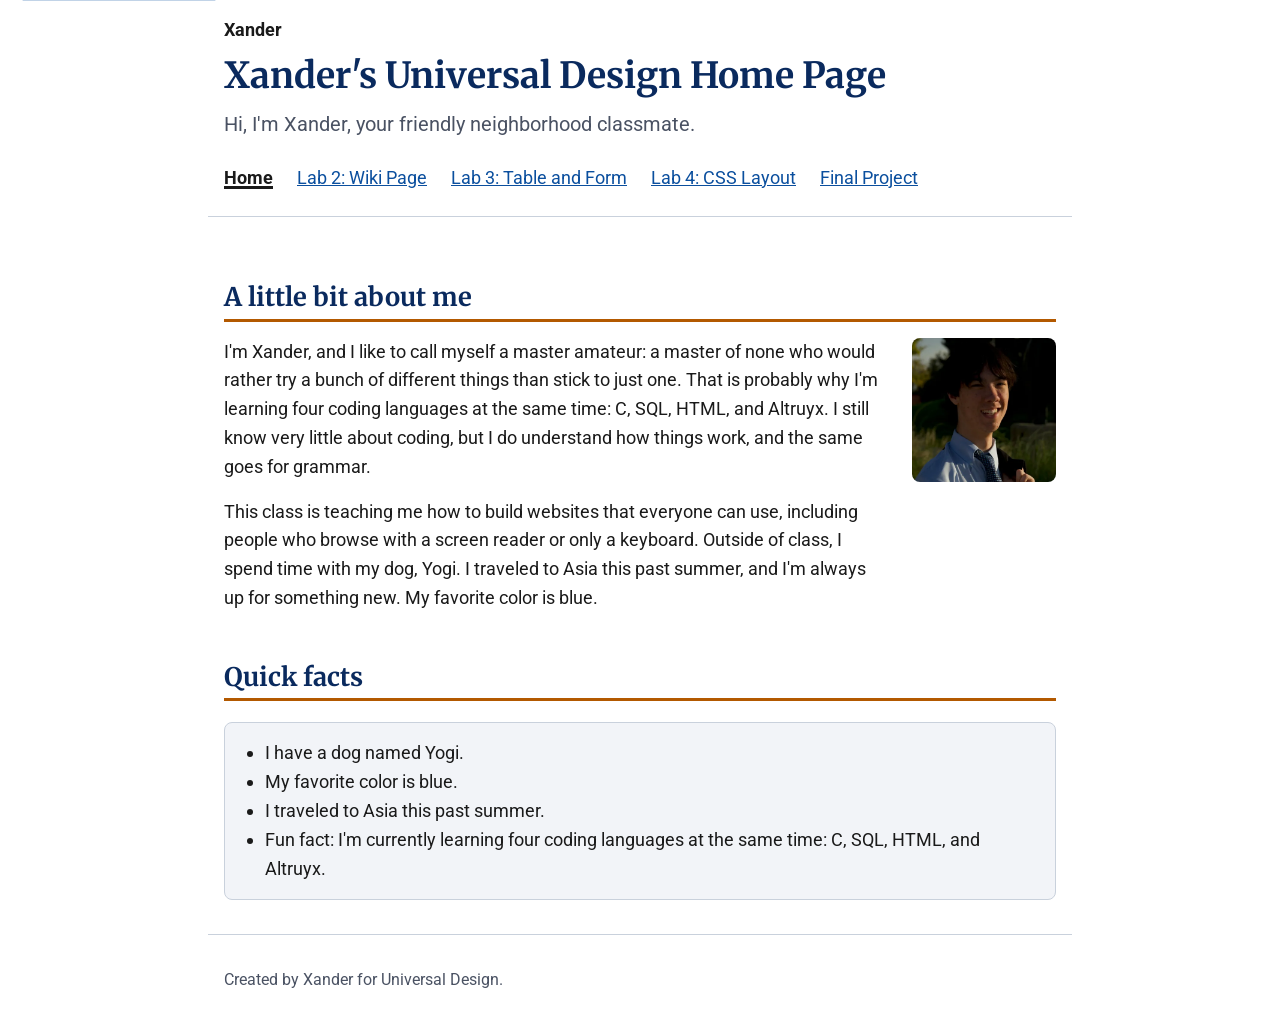
<file: index.html>
<!DOCTYPE html>
<html lang="en">
<head>
    <meta charset="UTF-8">
    <meta name="viewport" content="width=device-width, initial-scale=1.0">
    <meta name="description" content="Xander's class website for Universal Design: a little bit about me, my interests, and what I'm learning.">
    <title>Home | Xander's Universal Design Site</title>
    <link rel="stylesheet" href="css/legibility.css">
</head>

<body>
    <a class="skip-link" href="#main-content">Skip to main content</a>

    <header class="container">
        <p class="site-name">Xander</p>
        <h1>Xander's Universal Design Home Page</h1>
        <p class="tagline">Hi, I'm Xander, your friendly neighborhood classmate.</p>
        <nav aria-labelledby="site-nav-heading">
            <h2 id="site-nav-heading" class="sr-only">Site navigation</h2>
            <ul>
                <li><a href="index.html" aria-current="page">Home</a></li>
                <li><a href="subaru-wrx.html">Lab 2: Wiki Page</a></li>
                <li><a href="motorsports.html">Lab 3: Table and Form</a></li>
                <li><a href="lab4.html">Lab 4: CSS Layout</a></li>
                <li><a href="final/index.html">Final Project</a></li>
            </ul>
        </nav>
    </header>

    <main id="main-content" class="container">
        <section class="about-me" aria-labelledby="about-heading">
            <h2 id="about-heading">A little bit about me</h2>
            <img class="avatar" src="images/xander.webp" width="480" height="480" alt="Photo of me, Xander, smiling outdoors in a light blue shirt and tie.">
            <p>I'm Xander, and I like to call myself a master amateur: a master of none who would rather try a bunch of different things than stick to just one. That is probably why I'm learning four coding languages at the same time: C, SQL, HTML, and Altruyx. I still know very little about coding, but I do understand how things work, and the same goes for grammar.</p>
            <p>This class is teaching me how to build websites that everyone can use, including people who browse with a screen reader or only a keyboard. Outside of class, I spend time with my dog, Yogi. I traveled to Asia this past summer, and I'm always up for something new. My favorite color is blue.</p>
        </section>

        <section aria-labelledby="facts-heading">
            <h2 id="facts-heading">Quick facts</h2>
            <ul class="facts">
                <li>I have a dog named Yogi.</li>
                <li>My favorite color is blue.</li>
                <li>I traveled to Asia this past summer.</li>
                <li>Fun fact: I'm currently learning four coding languages at the same time: C, SQL, HTML, and Altruyx.</li>
            </ul>
        </section>
    </main>

    <footer class="container">
        <p>Created by Xander for Universal Design.</p>
    </footer>
</body>
</html>
</file>
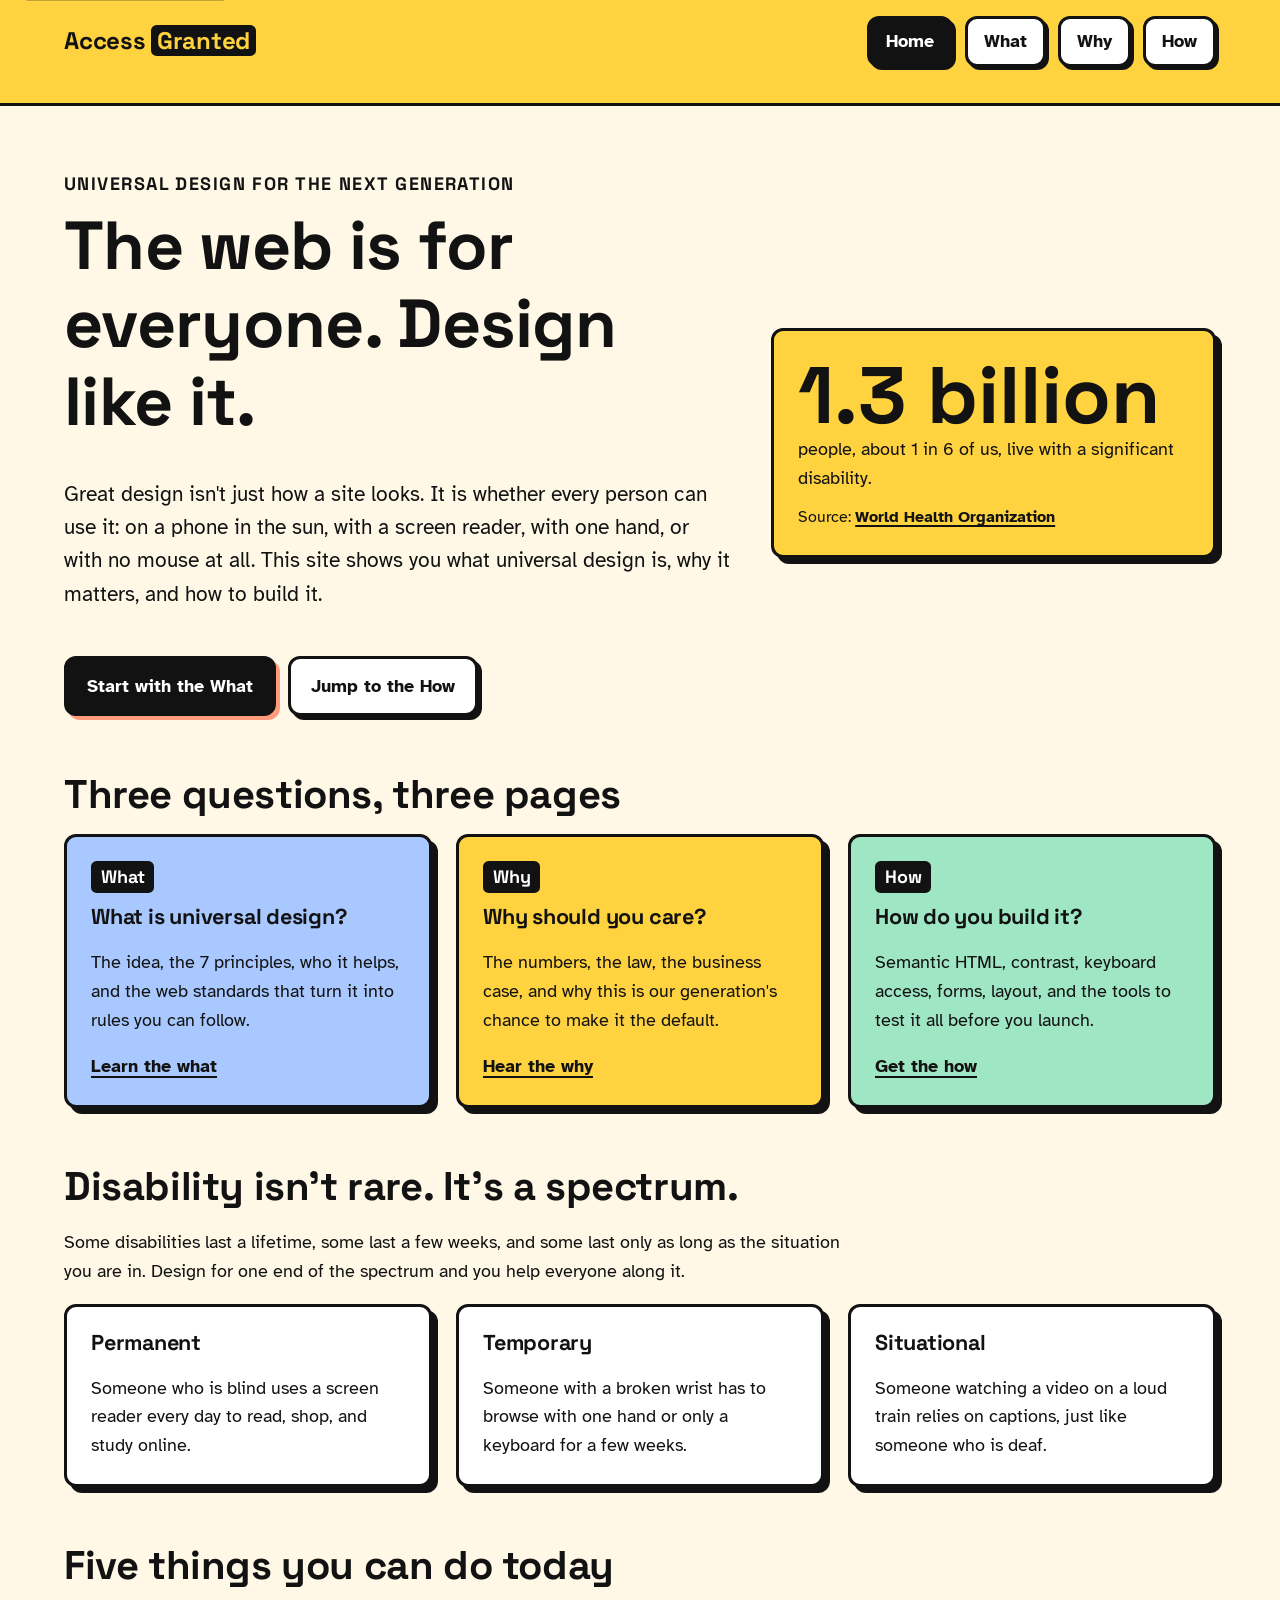
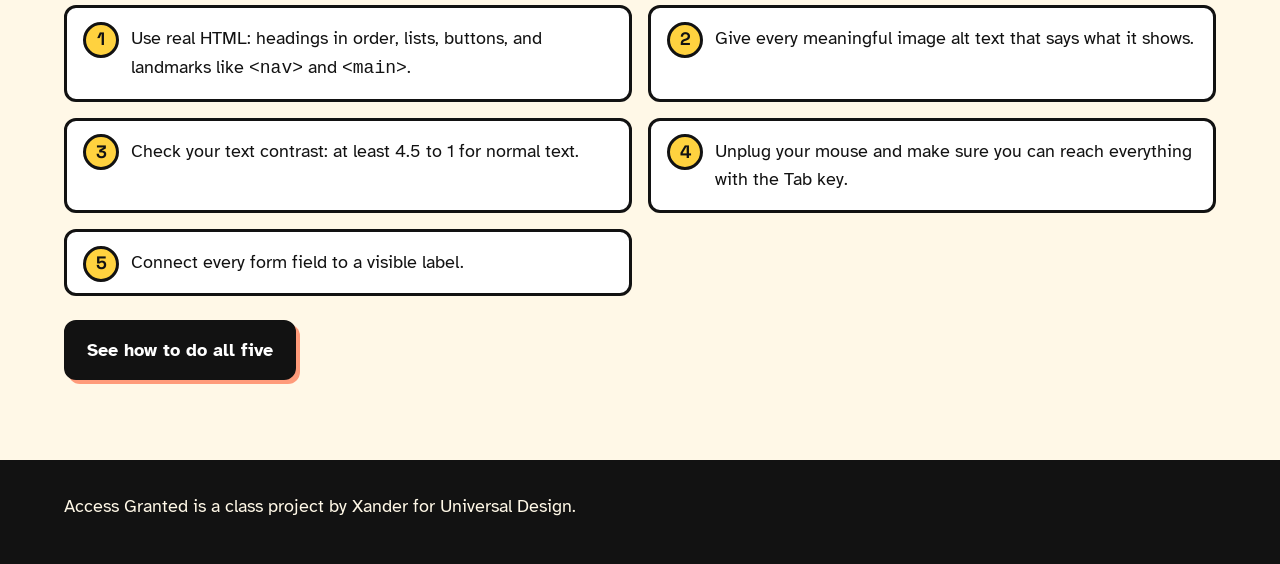
<file: final/index.html>
<!DOCTYPE html>
<html lang="en">
<head>
    <meta charset="UTF-8">
    <meta name="viewport" content="width=device-width, initial-scale=1.0">
    <meta name="description" content="Access Granted: a guide to universal design for the next generation of web designers and developers. Learn what it is, why it matters, and how to build it.">
    <title>Access Granted | Universal Design for the Next Generation of Designers</title>
    <link rel="stylesheet" href="css/style.css">
</head>

<body>
    <a class="skip-link" href="#main-content">Skip to main content</a>

    <header class="site-header">
        <h1 class="logo">Access <span>Granted</span></h1>
        <nav class="site-nav" aria-labelledby="nav-heading">
            <h2 id="nav-heading" class="sr-only">Site navigation</h2>
            <ul>
                <li><a href="index.html" aria-current="page">Home</a></li>
                <li><a href="what.html">What</a></li>
                <li><a href="why.html">Why</a></li>
                <li><a href="how.html">How</a></li>
            </ul>
        </nav>
    </header>

    <main id="main-content">
        <section class="hero" aria-labelledby="hero-heading">
            <p class="eyebrow">Universal design for the next generation</p>
            <h2 id="hero-heading" class="hero-title">The web is for everyone. Design like it.</h2>
            <p class="lead">Great design isn't just how a site looks. It is whether every person can use it: on a phone in the sun, with a screen reader, with one hand, or with no mouse at all. This site shows you what universal design is, why it matters, and how to build it.</p>
            <ul class="buttons">
                <li><a class="button primary" href="what.html">Start with the What</a></li>
                <li><a class="button" href="how.html">Jump to the How</a></li>
            </ul>
            <p class="stat box yellow">
                <span class="number">1.3 billion</span>
                people, about 1 in 6 of us, live with a significant disability.
                <span class="source">Source: <a href="https://www.who.int/news-room/fact-sheets/detail/disability-and-health">World Health Organization</a></span>
            </p>
        </section>

        <section aria-labelledby="pillars-heading">
            <h2 id="pillars-heading">Three questions, three pages</h2>
            <ul class="cards three-up">
                <li class="box sky">
                    <span class="tag">What</span>
                    <h3>What is universal design?</h3>
                    <p>The idea, the 7 principles, who it helps, and the web standards that turn it into rules you can follow.</p>
                    <a href="what.html">Learn the what</a>
                </li>
                <li class="box yellow">
                    <span class="tag">Why</span>
                    <h3>Why should you care?</h3>
                    <p>The numbers, the law, the business case, and why this is our generation's chance to make it the default.</p>
                    <a href="why.html">Hear the why</a>
                </li>
                <li class="box mint">
                    <span class="tag">How</span>
                    <h3>How do you build it?</h3>
                    <p>Semantic HTML, contrast, keyboard access, forms, layout, and the tools to test it all before you launch.</p>
                    <a href="how.html">Get the how</a>
                </li>
            </ul>
        </section>

        <section aria-labelledby="spectrum-heading">
            <h2 id="spectrum-heading">Disability isn't rare. It's a spectrum.</h2>
            <p>Some disabilities last a lifetime, some last a few weeks, and some last only as long as the situation you are in. Design for one end of the spectrum and you help everyone along it.</p>
            <ul class="cards three-up">
                <li class="box">
                    <h3>Permanent</h3>
                    <p>Someone who is blind uses a screen reader every day to read, shop, and study online.</p>
                </li>
                <li class="box">
                    <h3>Temporary</h3>
                    <p>Someone with a broken wrist has to browse with one hand or only a keyboard for a few weeks.</p>
                </li>
                <li class="box">
                    <h3>Situational</h3>
                    <p>Someone watching a video on a loud train relies on captions, just like someone who is deaf.</p>
                </li>
            </ul>
        </section>

        <section aria-labelledby="wins-heading">
            <h2 id="wins-heading">Five things you can do today</h2>
            <ol class="wins">
                <li>Use real HTML: headings in order, lists, buttons, and landmarks like <code>&lt;nav&gt;</code> and <code>&lt;main&gt;</code>.</li>
                <li>Give every meaningful image alt text that says what it shows.</li>
                <li>Check your text contrast: at least 4.5 to 1 for normal text.</li>
                <li>Unplug your mouse and make sure you can reach everything with the Tab key.</li>
                <li>Connect every form field to a visible label.</li>
            </ol>
            <ul class="buttons">
                <li><a class="button primary" href="how.html">See how to do all five</a></li>
            </ul>
        </section>
    </main>

    <footer class="site-footer">
        <p>Access Granted is a class project by Xander for Universal Design.</p>
    </footer>
</body>
</html>
</file>
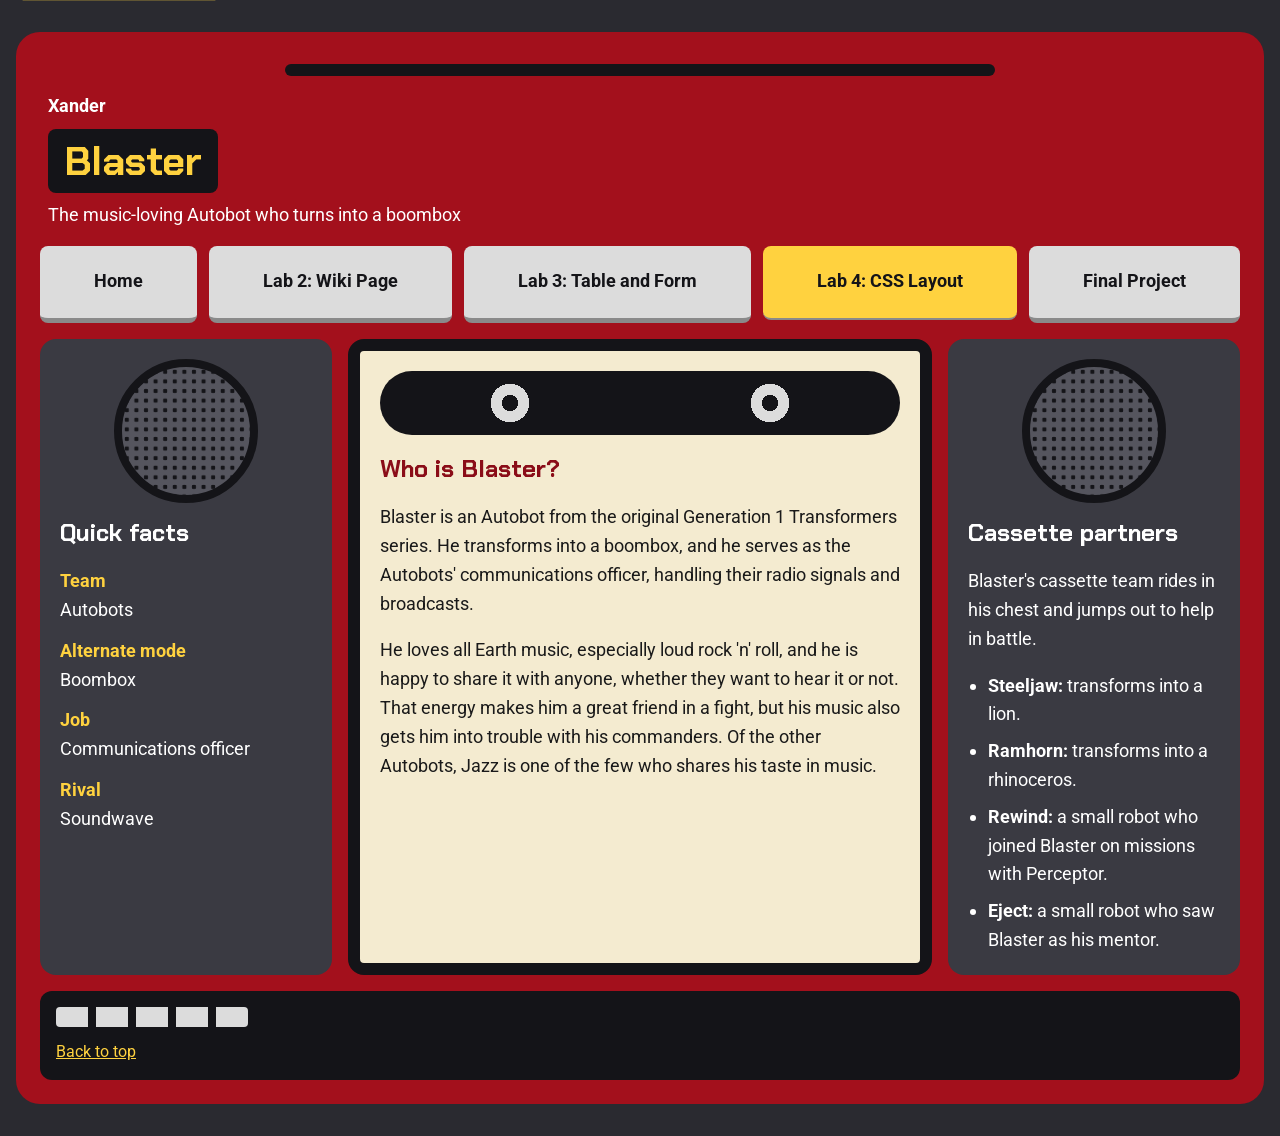
<file: lab4.html>
<!DOCTYPE html>
<html lang="en">
<head>
    <meta charset="UTF-8">
    <meta name="viewport" content="width=device-width, initial-scale=1.0">
    <meta name="description" content="Lab 4: an accessible CSS grid layout about Blaster, the music-loving Autobot from Transformers who turns into a boombox.">
    <title>Lab 4: Blaster | Xander's Universal Design Site</title>
    <link rel="stylesheet" href="css/lab4.css">
</head>

<body>
    <a class="skip-link" href="#main-content">Skip to main content</a>

    <header>
        <p class="site-name">Xander</p>
        <h1 id="top">Blaster</h1>
        <p class="tagline">The music-loving Autobot who turns into a boombox</p>
    </header>

    <nav aria-labelledby="site-nav-heading">
        <h2 id="site-nav-heading" class="sr-only">Site navigation</h2>
        <ul>
            <li><a href="index.html">Home</a></li>
            <li><a href="subaru-wrx.html">Lab 2: Wiki Page</a></li>
            <li><a href="motorsports.html">Lab 3: Table and Form</a></li>
            <li><a href="lab4.html" aria-current="page">Lab 4: CSS Layout</a></li>
            <li><a href="final/index.html">Final Project</a></li>
        </ul>
    </nav>

    <main id="main-content">
        <section aria-labelledby="who-heading">
            <h2 id="who-heading">Who is Blaster?</h2>
            <p>Blaster is an Autobot from the original Generation 1 Transformers series. He transforms into a boombox, and he serves as the Autobots' communications officer, handling their radio signals and broadcasts.</p>
            <p>He loves all Earth music, especially loud rock 'n' roll, and he is happy to share it with anyone, whether they want to hear it or not. That energy makes him a great friend in a fight, but his music also gets him into trouble with his commanders. Of the other Autobots, Jazz is one of the few who shares his taste in music.</p>
        </section>
    </main>

    <aside class="cassettes" aria-labelledby="cassettes-heading">
        <h2 id="cassettes-heading">Cassette partners</h2>
        <p>Blaster's cassette team rides in his chest and jumps out to help in battle.</p>
        <ul>
            <li><strong>Steeljaw:</strong> transforms into a lion.</li>
            <li><strong>Ramhorn:</strong> transforms into a rhinoceros.</li>
            <li><strong>Rewind:</strong> a small robot who joined Blaster on missions with Perceptor.</li>
            <li><strong>Eject:</strong> a small robot who saw Blaster as his mentor.</li>
        </ul>
    </aside>

    <aside class="facts" aria-labelledby="facts-heading">
        <h2 id="facts-heading">Quick facts</h2>
        <dl>
            <dt>Team</dt>
            <dd>Autobots</dd>
            <dt>Alternate mode</dt>
            <dd>Boombox</dd>
            <dt>Job</dt>
            <dd>Communications officer</dd>
            <dt>Rival</dt>
            <dd>Soundwave</dd>
        </dl>
    </aside>

    <footer>
        <p><a href="#top">Back to top</a></p>
    </footer>
</body>
</html>
</file>
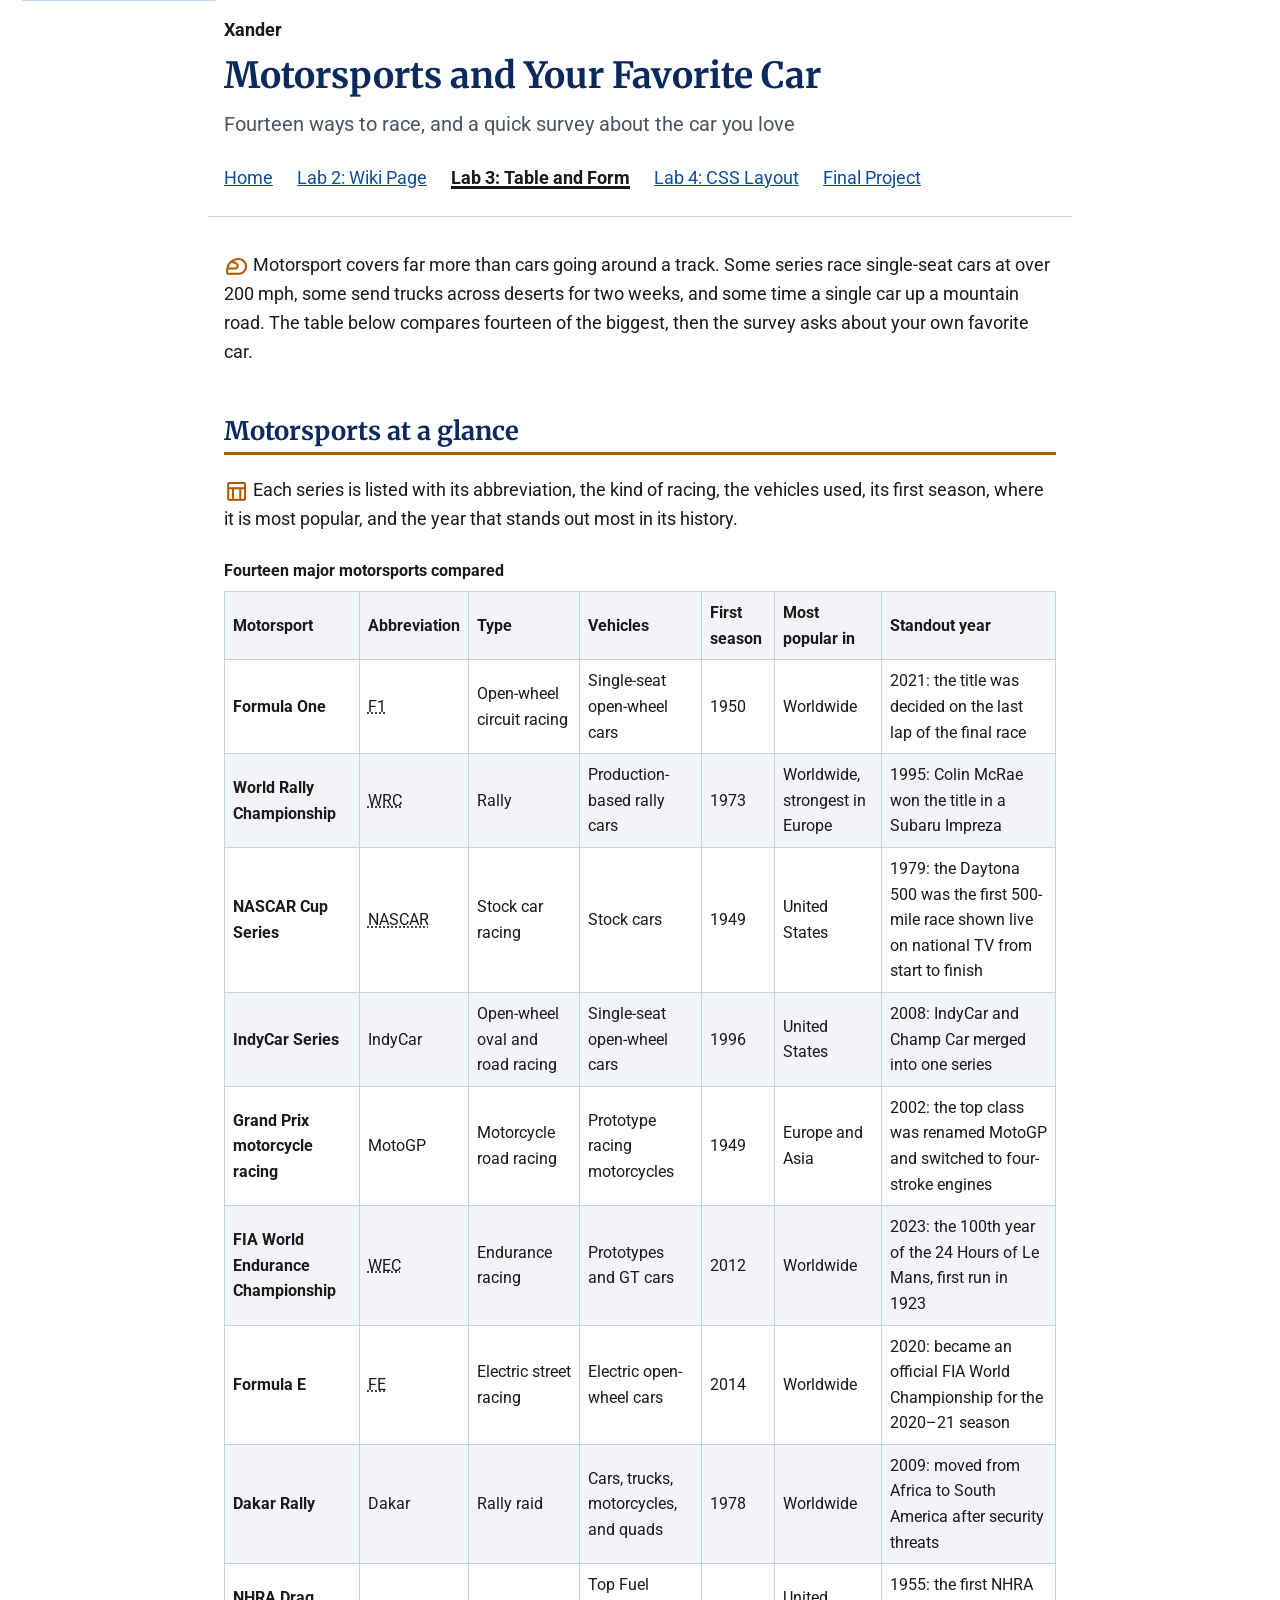
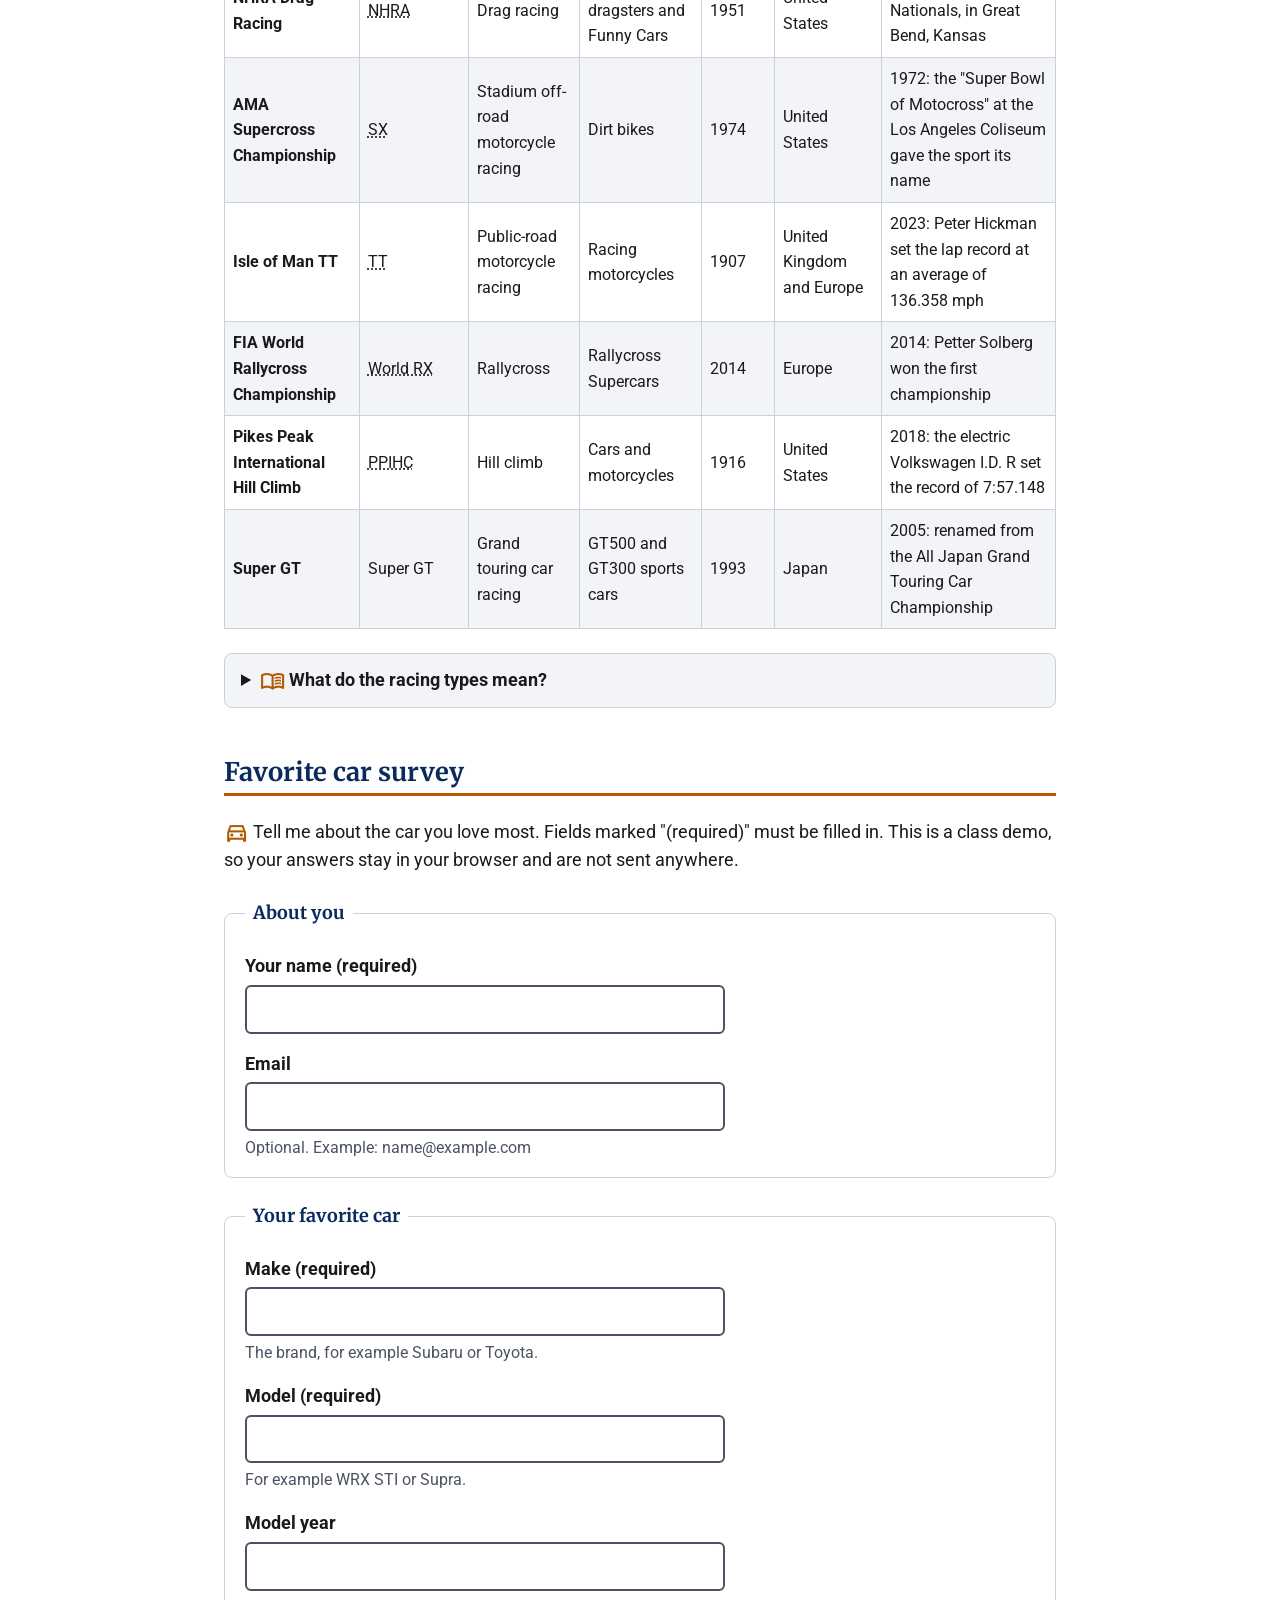
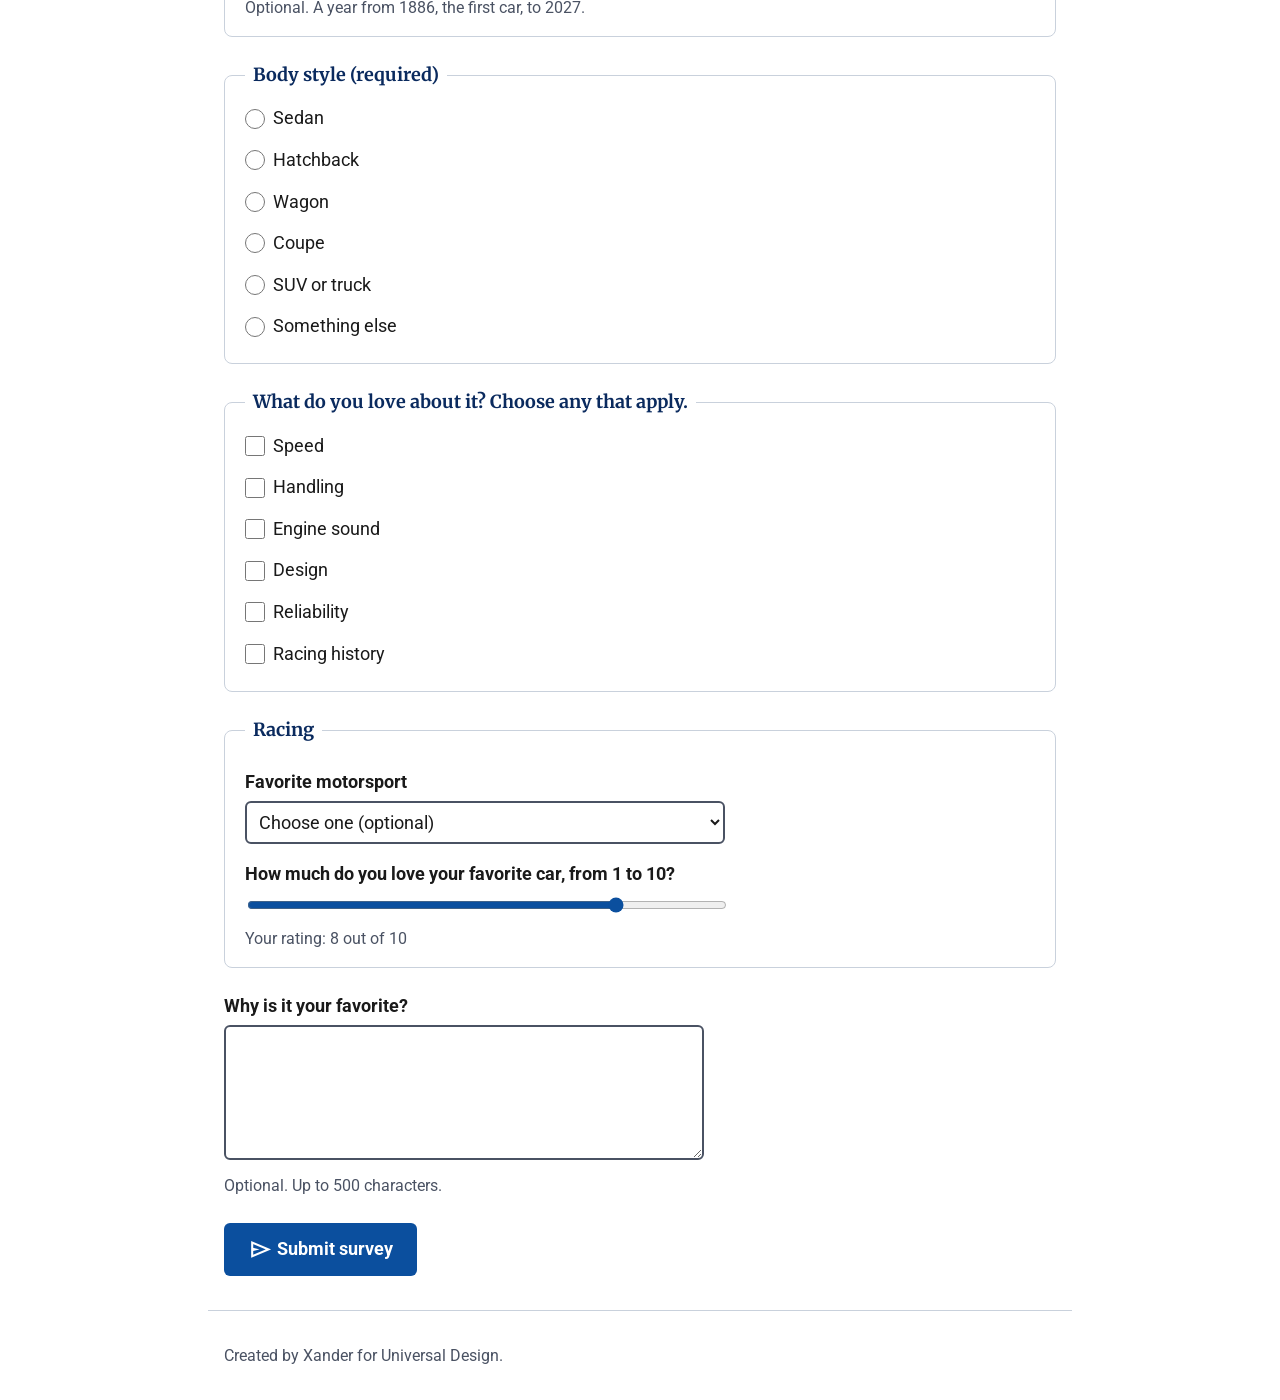
<file: motorsports.html>
<!DOCTYPE html>
<html lang="en">
<head>
    <meta charset="UTF-8">
    <meta name="viewport" content="width=device-width, initial-scale=1.0">
    <meta name="description" content="A table comparing 14 major motorsports, from Formula One to the Pikes Peak hill climb, and a survey about your favorite car.">
    <title>Motorsports | Xander's Universal Design Site</title>
    <link rel="stylesheet" href="https://fonts.googleapis.com/css2?family=Material+Symbols+Outlined:opsz,wght,FILL,GRAD@24,400,0,0&amp;icon_names=directions_car,menu_book,send,sports_motorsports,table_chart&amp;display=block">
    <link rel="stylesheet" href="css/legibility.css">
</head>

<body>
    <a class="skip-link" href="#main-content">Skip to main content</a>

    <header class="container">
        <p class="site-name">Xander</p>
        <h1>Motorsports and Your Favorite Car</h1>
        <p class="tagline">Fourteen ways to race, and a quick survey about the car you love</p>
        <nav aria-labelledby="site-nav-heading">
            <h2 id="site-nav-heading" class="sr-only">Site navigation</h2>
            <ul>
                <li><a href="index.html">Home</a></li>
                <li><a href="subaru-wrx.html">Lab 2: Wiki Page</a></li>
                <li><a href="motorsports.html" aria-current="page">Lab 3: Table and Form</a></li>
                <li><a href="lab4.html">Lab 4: CSS Layout</a></li>
                <li><a href="final/index.html">Final Project</a></li>
            </ul>
        </nav>
    </header>

    <main id="main-content" class="container">
        <p class="icon-text"><span class="material-symbols-outlined" aria-hidden="true">sports_motorsports</span> Motorsport covers far more than cars going around a track. Some series race single-seat cars at over 200 mph, some send trucks across deserts for two weeks, and some time a single car up a mountain road. The table below compares fourteen of the biggest, then the survey asks about your own favorite car.</p>

        <section aria-labelledby="table-heading">
            <h2 id="table-heading">Motorsports at a glance</h2>
            <p class="icon-text"><span class="material-symbols-outlined" aria-hidden="true">table_chart</span> Each series is listed with its abbreviation, the kind of racing, the vehicles used, its first season, where it is most popular, and the year that stands out most in its history.</p>

            <figure class="table-scroll" tabindex="0" aria-labelledby="motorsports-caption">
                <table>
                    <caption id="motorsports-caption">Fourteen major motorsports compared</caption>
                    <thead>
                        <tr>
                            <th scope="col">Motorsport</th>
                            <th scope="col">Abbreviation</th>
                            <th scope="col">Type</th>
                            <th scope="col">Vehicles</th>
                            <th scope="col">First season</th>
                            <th scope="col">Most popular in</th>
                            <th scope="col">Standout year</th>
                        </tr>
                    </thead>
                    <tbody>
                        <tr>
                            <th scope="row">Formula One</th>
                            <td><abbr title="Formula One">F1</abbr></td>
                            <td>Open-wheel circuit racing</td>
                            <td>Single-seat open-wheel cars</td>
                            <td><time datetime="1950">1950</time></td>
                            <td>Worldwide</td>
                            <td><time datetime="2021">2021</time>: the title was decided on the last lap of the final race</td>
                        </tr>
                        <tr>
                            <th scope="row">World Rally Championship</th>
                            <td><abbr title="World Rally Championship">WRC</abbr></td>
                            <td>Rally</td>
                            <td>Production-based rally cars</td>
                            <td><time datetime="1973">1973</time></td>
                            <td>Worldwide, strongest in Europe</td>
                            <td><time datetime="1995">1995</time>: Colin McRae won the title in a Subaru Impreza</td>
                        </tr>
                        <tr>
                            <th scope="row">NASCAR Cup Series</th>
                            <td><abbr title="National Association for Stock Car Auto Racing">NASCAR</abbr></td>
                            <td>Stock car racing</td>
                            <td>Stock cars</td>
                            <td><time datetime="1949">1949</time></td>
                            <td>United States</td>
                            <td><time datetime="1979">1979</time>: the Daytona 500 was the first 500-mile race shown live on national TV from start to finish</td>
                        </tr>
                        <tr>
                            <th scope="row">IndyCar Series</th>
                            <td>IndyCar</td>
                            <td>Open-wheel oval and road racing</td>
                            <td>Single-seat open-wheel cars</td>
                            <td><time datetime="1996">1996</time></td>
                            <td>United States</td>
                            <td><time datetime="2008">2008</time>: IndyCar and Champ Car merged into one series</td>
                        </tr>
                        <tr>
                            <th scope="row">Grand Prix motorcycle racing</th>
                            <td>MotoGP</td>
                            <td>Motorcycle road racing</td>
                            <td>Prototype racing motorcycles</td>
                            <td><time datetime="1949">1949</time></td>
                            <td>Europe and Asia</td>
                            <td><time datetime="2002">2002</time>: the top class was renamed MotoGP and switched to four-stroke engines</td>
                        </tr>
                        <tr>
                            <th scope="row">FIA World Endurance Championship</th>
                            <td><abbr title="World Endurance Championship">WEC</abbr></td>
                            <td>Endurance racing</td>
                            <td>Prototypes and GT cars</td>
                            <td><time datetime="2012">2012</time></td>
                            <td>Worldwide</td>
                            <td><time datetime="2023">2023</time>: the 100th year of the 24 Hours of Le Mans, first run in 1923</td>
                        </tr>
                        <tr>
                            <th scope="row">Formula E</th>
                            <td><abbr title="Formula E">FE</abbr></td>
                            <td>Electric street racing</td>
                            <td>Electric open-wheel cars</td>
                            <td><time datetime="2014">2014</time></td>
                            <td>Worldwide</td>
                            <td><time datetime="2020">2020</time>: became an official FIA World Championship for the 2020–21 season</td>
                        </tr>
                        <tr>
                            <th scope="row">Dakar Rally</th>
                            <td>Dakar</td>
                            <td>Rally raid</td>
                            <td>Cars, trucks, motorcycles, and quads</td>
                            <td><time datetime="1978">1978</time></td>
                            <td>Worldwide</td>
                            <td><time datetime="2009">2009</time>: moved from Africa to South America after security threats</td>
                        </tr>
                        <tr>
                            <th scope="row">NHRA Drag Racing</th>
                            <td><abbr title="National Hot Rod Association">NHRA</abbr></td>
                            <td>Drag racing</td>
                            <td>Top Fuel dragsters and Funny Cars</td>
                            <td><time datetime="1951">1951</time></td>
                            <td>United States</td>
                            <td><time datetime="1955">1955</time>: the first NHRA Nationals, in Great Bend, Kansas</td>
                        </tr>
                        <tr>
                            <th scope="row">AMA Supercross Championship</th>
                            <td><abbr title="Supercross">SX</abbr></td>
                            <td>Stadium off-road motorcycle racing</td>
                            <td>Dirt bikes</td>
                            <td><time datetime="1974">1974</time></td>
                            <td>United States</td>
                            <td><time datetime="1972">1972</time>: the "Super Bowl of Motocross" at the Los Angeles Coliseum gave the sport its name</td>
                        </tr>
                        <tr>
                            <th scope="row">Isle of Man TT</th>
                            <td><abbr title="Tourist Trophy">TT</abbr></td>
                            <td>Public-road motorcycle racing</td>
                            <td>Racing motorcycles</td>
                            <td><time datetime="1907">1907</time></td>
                            <td>United Kingdom and Europe</td>
                            <td><time datetime="2023">2023</time>: Peter Hickman set the lap record at an average of 136.358 mph</td>
                        </tr>
                        <tr>
                            <th scope="row">FIA World Rallycross Championship</th>
                            <td><abbr title="World Rallycross">World RX</abbr></td>
                            <td>Rallycross</td>
                            <td>Rallycross Supercars</td>
                            <td><time datetime="2014">2014</time></td>
                            <td>Europe</td>
                            <td><time datetime="2014">2014</time>: Petter Solberg won the first championship</td>
                        </tr>
                        <tr>
                            <th scope="row">Pikes Peak International Hill Climb</th>
                            <td><abbr title="Pikes Peak International Hill Climb">PPIHC</abbr></td>
                            <td>Hill climb</td>
                            <td>Cars and motorcycles</td>
                            <td><time datetime="1916">1916</time></td>
                            <td>United States</td>
                            <td><time datetime="2018">2018</time>: the electric Volkswagen I.D. R set the record of 7:57.148</td>
                        </tr>
                        <tr>
                            <th scope="row">Super GT</th>
                            <td>Super GT</td>
                            <td>Grand touring car racing</td>
                            <td>GT500 and GT300 sports cars</td>
                            <td><time datetime="1993">1993</time></td>
                            <td>Japan</td>
                            <td><time datetime="2005">2005</time>: renamed from the All Japan Grand Touring Car Championship</td>
                        </tr>
                    </tbody>
                </table>
            </figure>

            <details>
                <summary><span class="material-symbols-outlined" aria-hidden="true">menu_book</span> What do the racing types mean?</summary>
                <dl>
                    <dt>Open-wheel racing</dt>
                    <dd>Single-seat cars whose wheels sit outside the bodywork, like Formula One and IndyCar.</dd>
                    <dt>Rally</dt>
                    <dd>Cars race one at a time against the clock on closed public roads, often gravel, snow, or dirt.</dd>
                    <dt>Rallycross</dt>
                    <dd>Short, wheel-to-wheel races on tracks that mix pavement and dirt.</dd>
                    <dt>Rally raid</dt>
                    <dd>Long-distance off-road racing across deserts and other rough terrain, lasting up to two weeks.</dd>
                    <dt>Endurance racing</dt>
                    <dd>Teams of drivers share one car in races lasting up to 24 hours.</dd>
                    <dt>Drag racing</dt>
                    <dd>Two vehicles race side by side in a straight line, usually over a quarter mile or less.</dd>
                    <dt>Hill climb</dt>
                    <dd>Each driver races alone up a mountain road, and the fastest time wins.</dd>
                </dl>
            </details>
        </section>

        <section aria-labelledby="survey-heading">
            <h2 id="survey-heading">Favorite car survey</h2>
            <p class="icon-text"><span class="material-symbols-outlined" aria-hidden="true">directions_car</span> Tell me about the car you love most. Fields marked "(required)" must be filled in. This is a class demo, so your answers stay in your browser and are not sent anywhere.</p>

            <form id="car-survey" aria-labelledby="survey-heading">
                <fieldset>
                    <legend>About you</legend>

                    <label for="name">Your name (required)</label>
                    <input type="text" id="name" name="name" autocomplete="given-name" required>

                    <label for="email">Email</label>
                    <input type="email" id="email" name="email" autocomplete="email" aria-describedby="email-hint">
                    <p class="hint" id="email-hint">Optional. Example: name@example.com</p>
                </fieldset>

                <fieldset>
                    <legend>Your favorite car</legend>

                    <label for="make">Make (required)</label>
                    <input type="text" id="make" name="make" list="make-list" required aria-describedby="make-hint">
                    <p class="hint" id="make-hint">The brand, for example Subaru or Toyota.</p>
                    <datalist id="make-list">
                        <option value="Audi"></option>
                        <option value="BMW"></option>
                        <option value="Chevrolet"></option>
                        <option value="Ford"></option>
                        <option value="Honda"></option>
                        <option value="Mazda"></option>
                        <option value="Mitsubishi"></option>
                        <option value="Nissan"></option>
                        <option value="Porsche"></option>
                        <option value="Subaru"></option>
                        <option value="Toyota"></option>
                        <option value="Volkswagen"></option>
                    </datalist>

                    <label for="model">Model (required)</label>
                    <input type="text" id="model" name="model" required aria-describedby="model-hint">
                    <p class="hint" id="model-hint">For example WRX STI or Supra.</p>

                    <label for="year">Model year</label>
                    <input type="number" id="year" name="year" min="1886" max="2027" inputmode="numeric" aria-describedby="year-hint">
                    <p class="hint" id="year-hint">Optional. A year from 1886, the first car, to 2027.</p>
                </fieldset>

                <fieldset>
                    <legend>Body style (required)</legend>
                    <ul class="choices">
                        <li><input type="radio" id="body-sedan" name="body" value="sedan" required> <label for="body-sedan">Sedan</label></li>
                        <li><input type="radio" id="body-hatchback" name="body" value="hatchback"> <label for="body-hatchback">Hatchback</label></li>
                        <li><input type="radio" id="body-wagon" name="body" value="wagon"> <label for="body-wagon">Wagon</label></li>
                        <li><input type="radio" id="body-coupe" name="body" value="coupe"> <label for="body-coupe">Coupe</label></li>
                        <li><input type="radio" id="body-suv" name="body" value="SUV or truck"> <label for="body-suv">SUV or truck</label></li>
                        <li><input type="radio" id="body-other" name="body" value="other"> <label for="body-other">Something else</label></li>
                    </ul>
                </fieldset>

                <fieldset>
                    <legend>What do you love about it? Choose any that apply.</legend>
                    <ul class="choices">
                        <li><input type="checkbox" id="love-speed" name="love" value="speed"> <label for="love-speed">Speed</label></li>
                        <li><input type="checkbox" id="love-handling" name="love" value="handling"> <label for="love-handling">Handling</label></li>
                        <li><input type="checkbox" id="love-sound" name="love" value="sound"> <label for="love-sound">Engine sound</label></li>
                        <li><input type="checkbox" id="love-design" name="love" value="design"> <label for="love-design">Design</label></li>
                        <li><input type="checkbox" id="love-reliability" name="love" value="reliability"> <label for="love-reliability">Reliability</label></li>
                        <li><input type="checkbox" id="love-racing" name="love" value="racing history"> <label for="love-racing">Racing history</label></li>
                    </ul>
                </fieldset>

                <fieldset>
                    <legend>Racing</legend>

                    <label for="series">Favorite motorsport</label>
                    <select id="series" name="series">
                        <option value="">Choose one (optional)</option>
                        <option>Formula One</option>
                        <option>World Rally Championship</option>
                        <option>NASCAR Cup Series</option>
                        <option>IndyCar Series</option>
                        <option>MotoGP</option>
                        <option>World Endurance Championship</option>
                        <option>Formula E</option>
                        <option>Dakar Rally</option>
                        <option>NHRA Drag Racing</option>
                        <option>AMA Supercross</option>
                        <option>Isle of Man TT</option>
                        <option>World Rallycross</option>
                        <option>Pikes Peak Hill Climb</option>
                        <option>Super GT</option>
                    </select>

                    <label for="rating">How much do you love your favorite car, from 1 to 10?</label>
                    <input type="range" id="rating" name="rating" min="1" max="10" value="8" aria-describedby="rating-value">
                    <p class="hint">Your rating: <output id="rating-value" for="rating">8</output> out of 10</p>
                </fieldset>

                <label for="why">Why is it your favorite?</label>
                <textarea id="why" name="why" rows="4" maxlength="500" aria-describedby="why-hint"></textarea>
                <p class="hint" id="why-hint">Optional. Up to 500 characters.</p>

                <button type="submit"><span class="material-symbols-outlined" aria-hidden="true">send</span> Submit survey</button>
            </form>

            <p id="survey-result" class="survey-result" role="status"></p>
        </section>
    </main>

    <footer class="container">
        <p>Created by Xander for Universal Design.</p>
    </footer>

    <script>
        // Show the rating number next to the slider as it moves
        const rating = document.getElementById("rating");
        const ratingValue = document.getElementById("rating-value");
        rating.addEventListener("input", function () {
            ratingValue.textContent = rating.value;
        });

        // Demo only: show a thank-you message instead of sending the form anywhere
        const form = document.getElementById("car-survey");
        const result = document.getElementById("survey-result");
        form.addEventListener("submit", function (event) {
            event.preventDefault();
            const fields = form.elements;
            const year = fields["year"].value ? fields["year"].value + " " : "";
            result.textContent = "Thanks, " + fields["name"].value + "! Your favorite car is the " +
                year + fields["make"].value + " " + fields["model"].value + ", rated " + rating.value + " out of 10.";
        });
    </script>
</body>
</html>
</file>
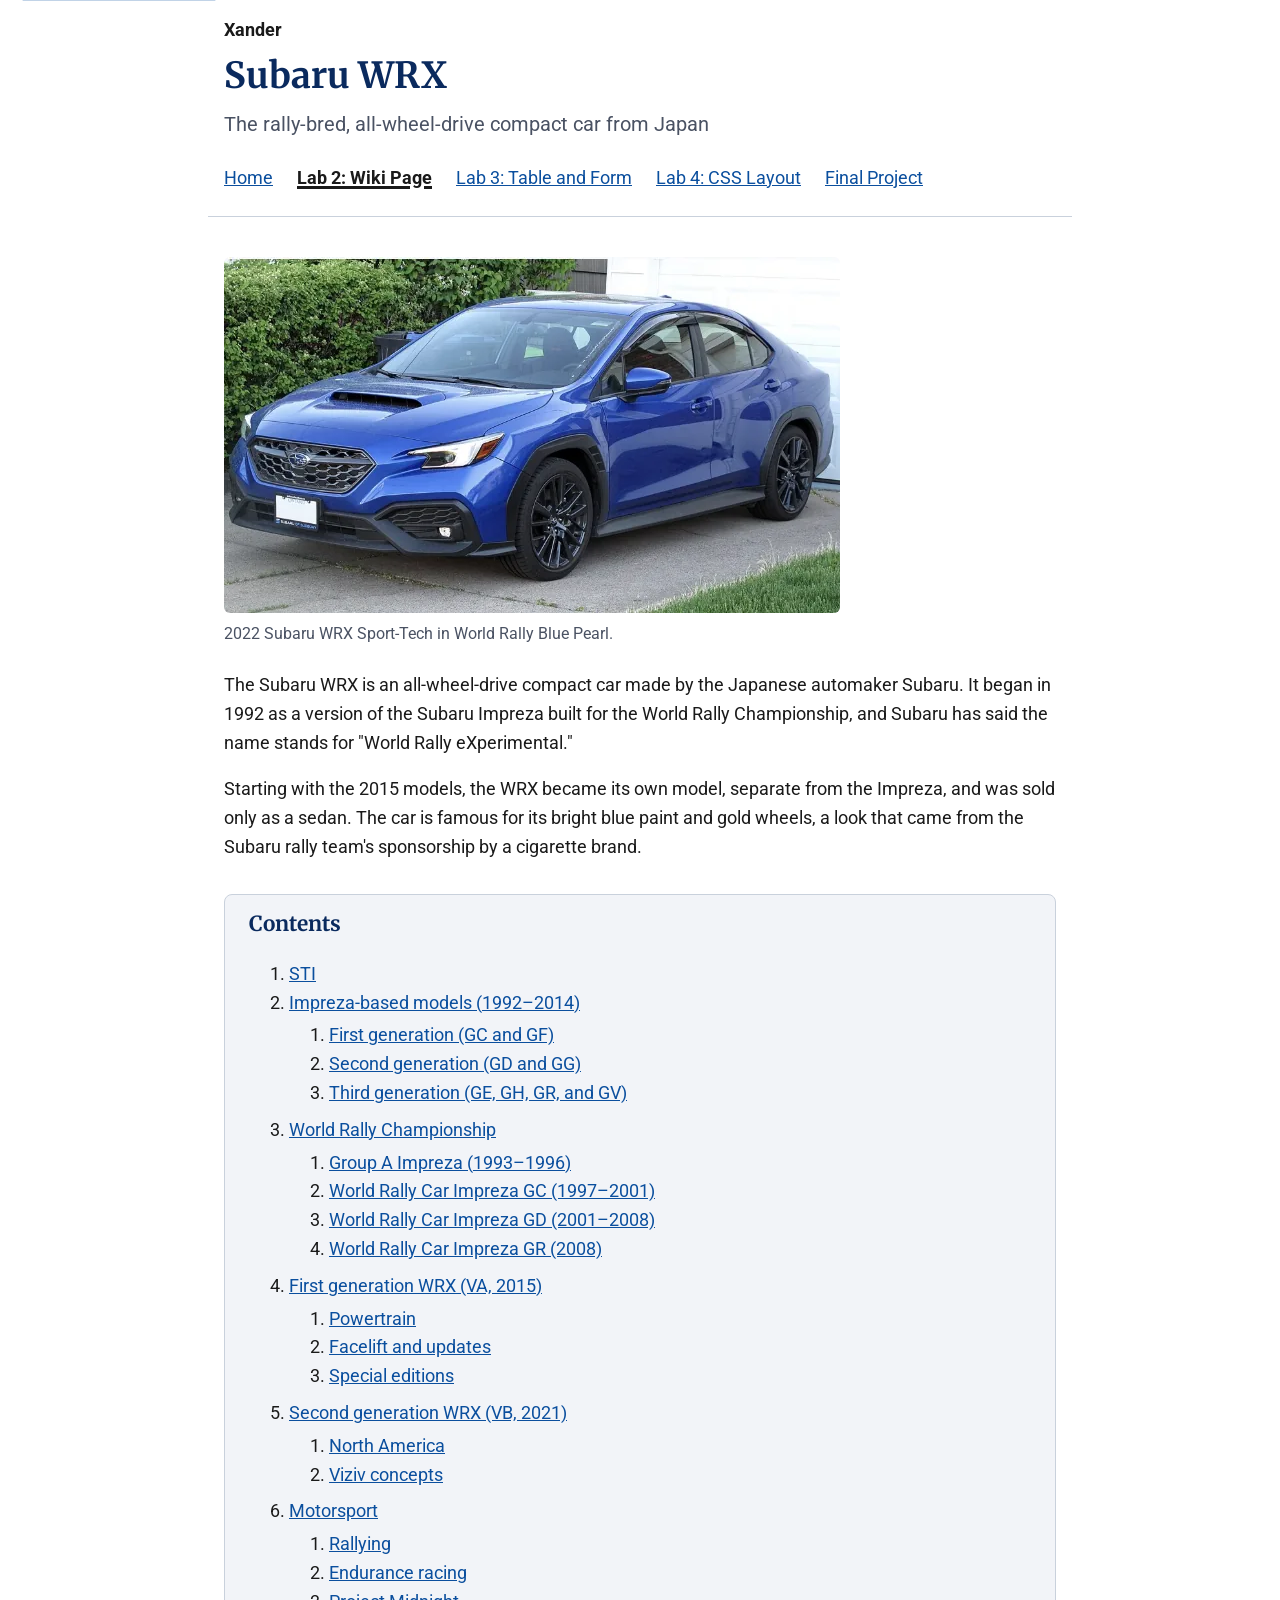
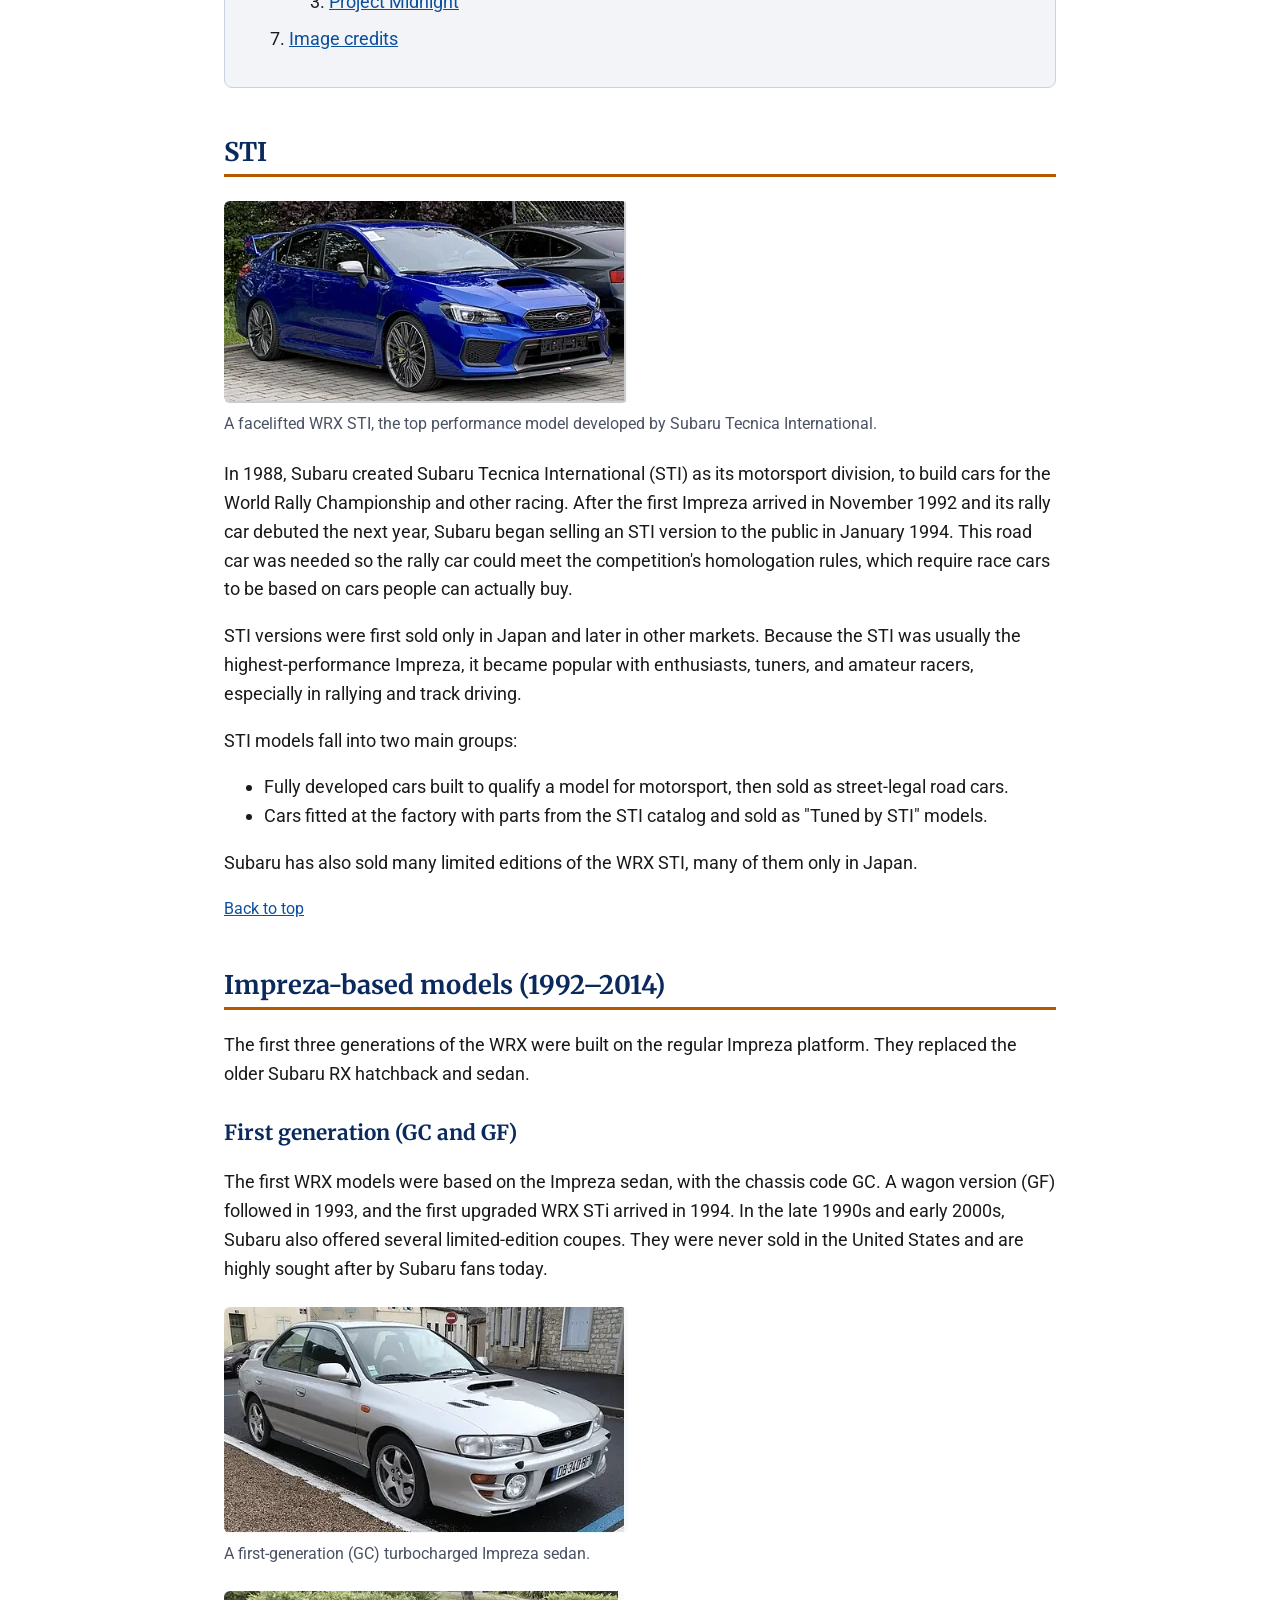
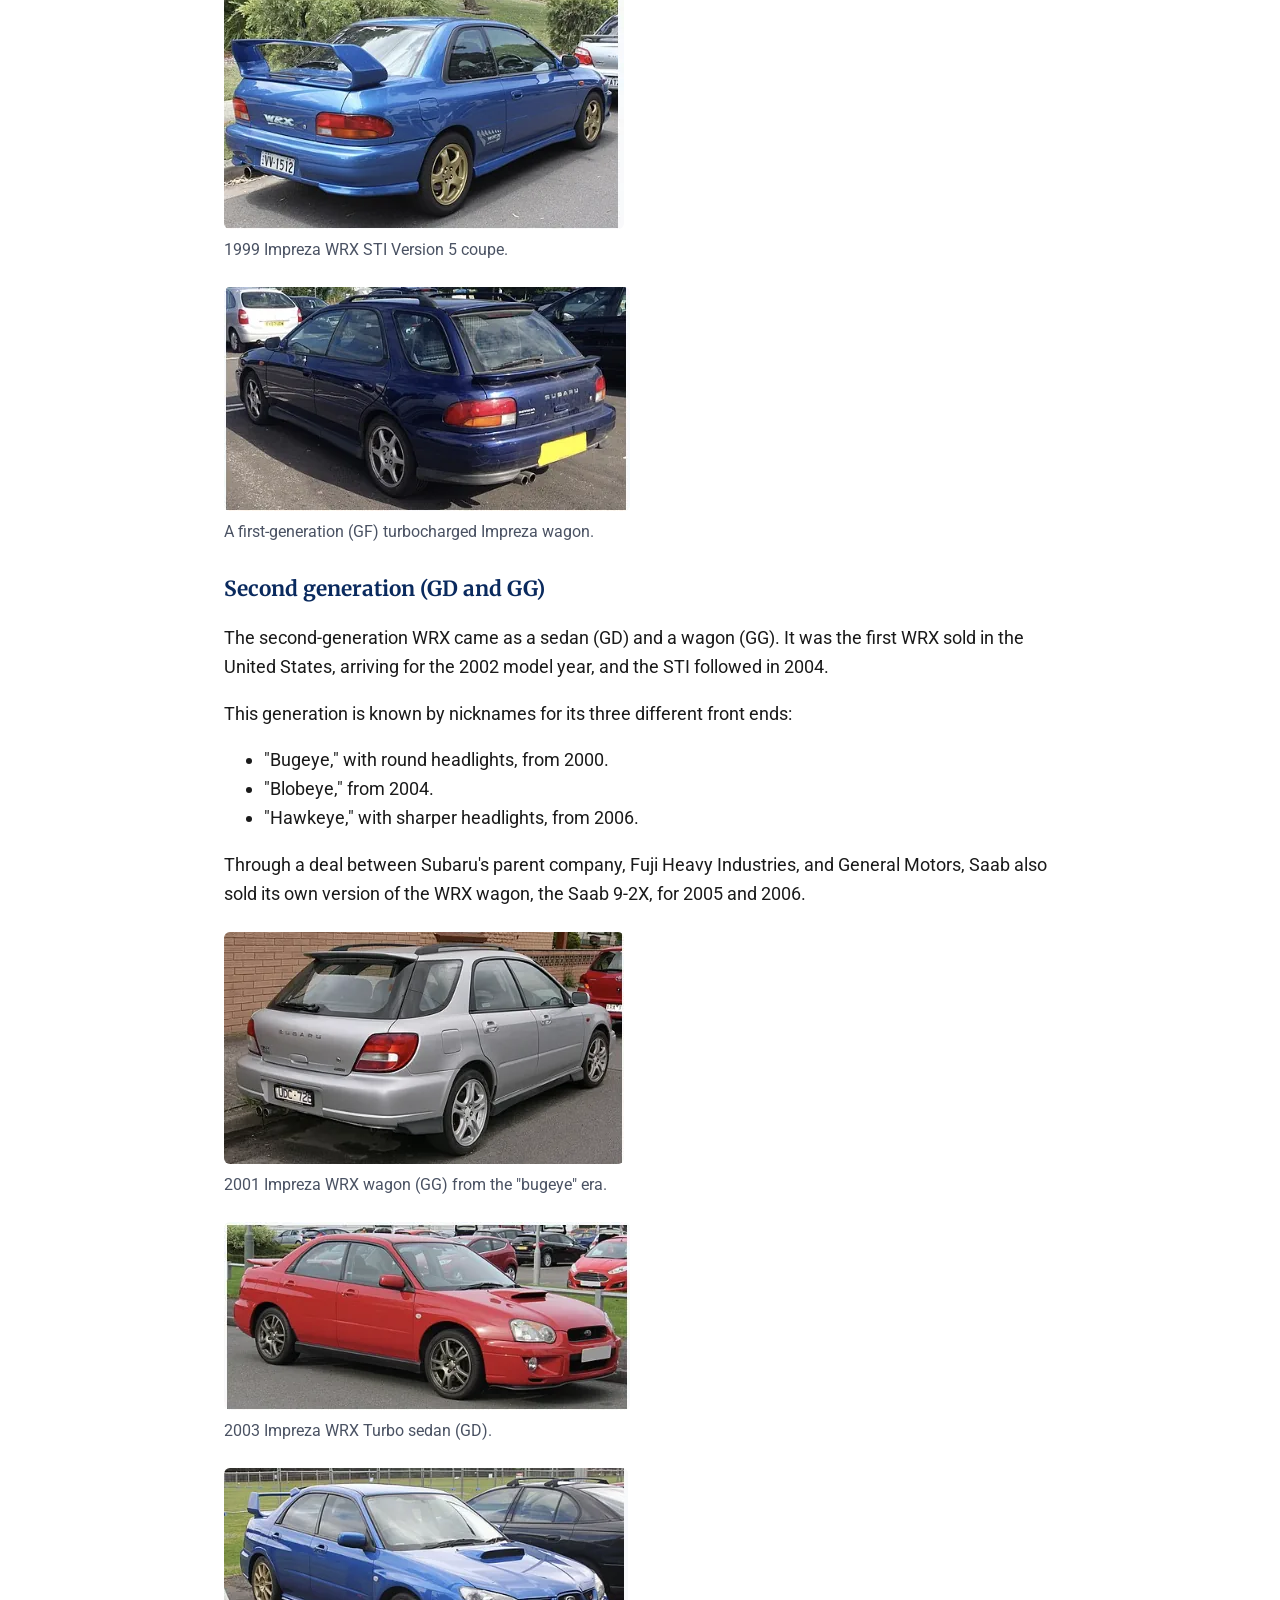
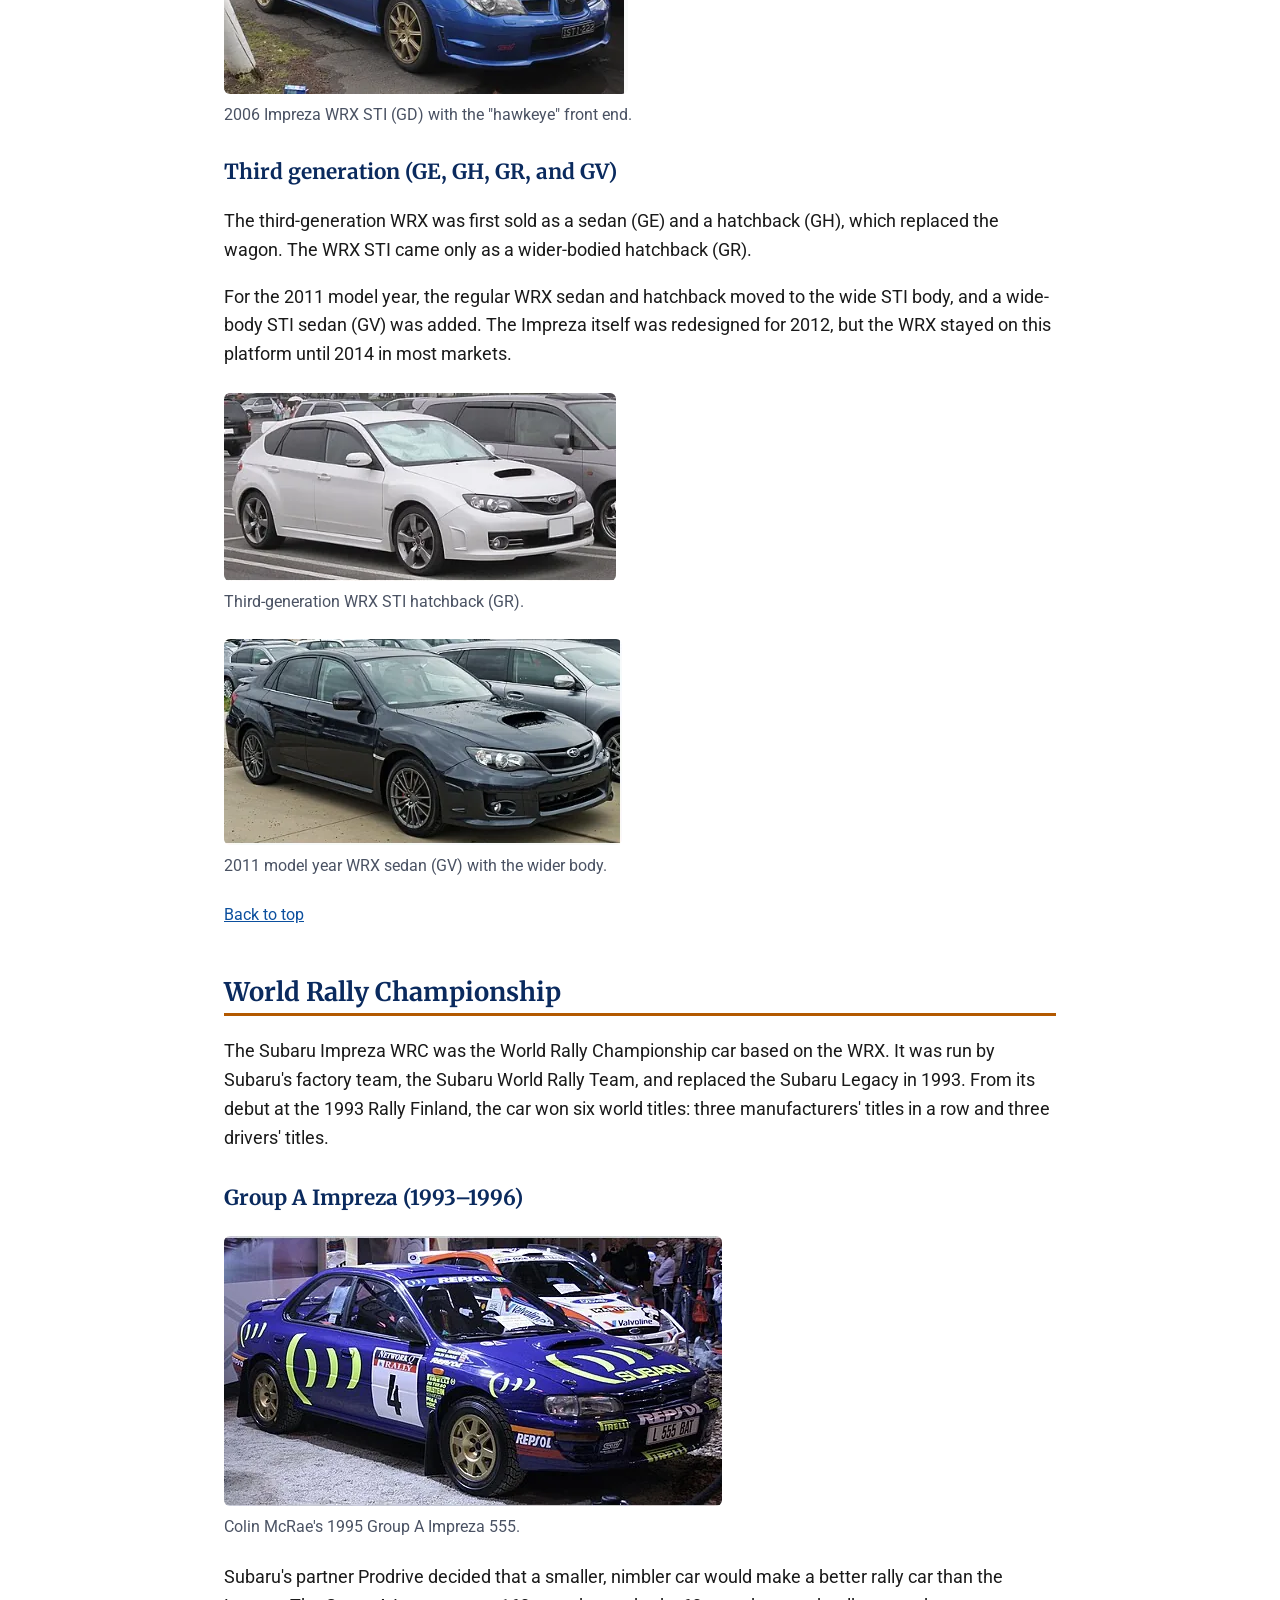
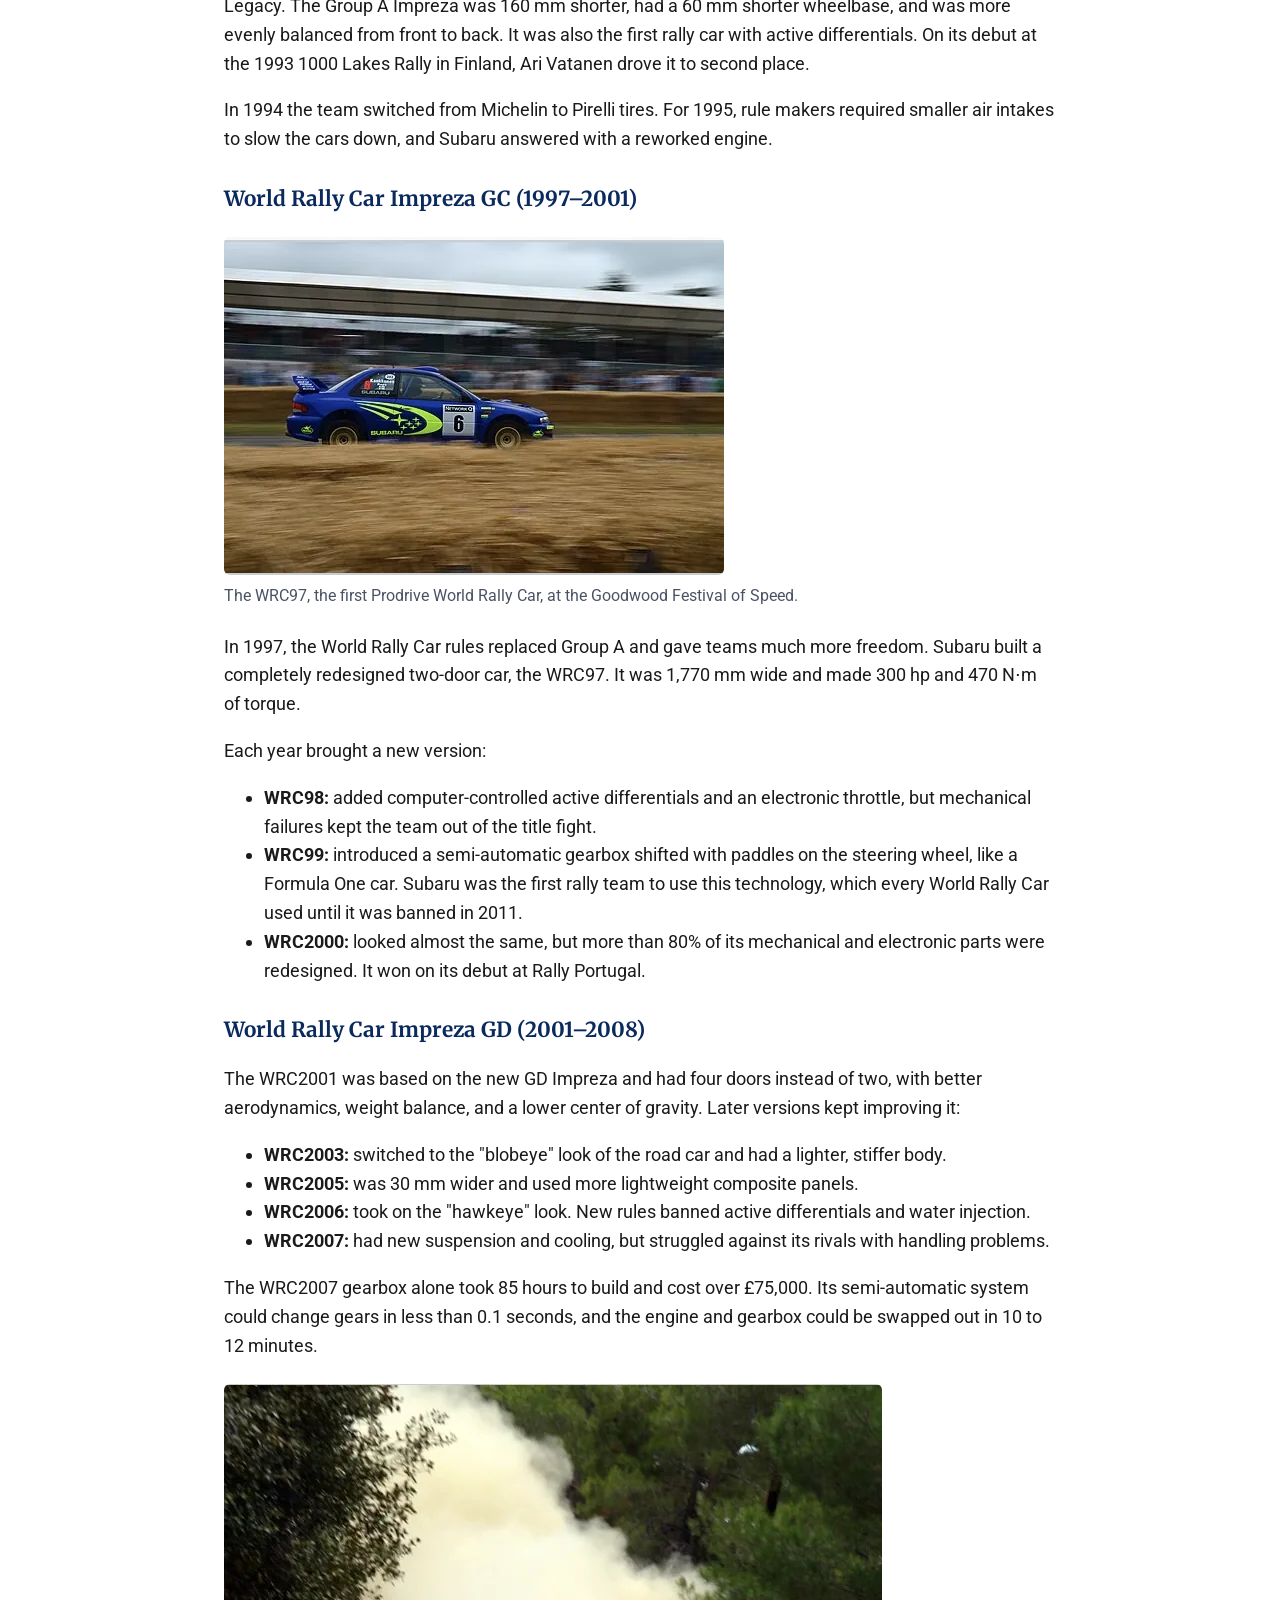
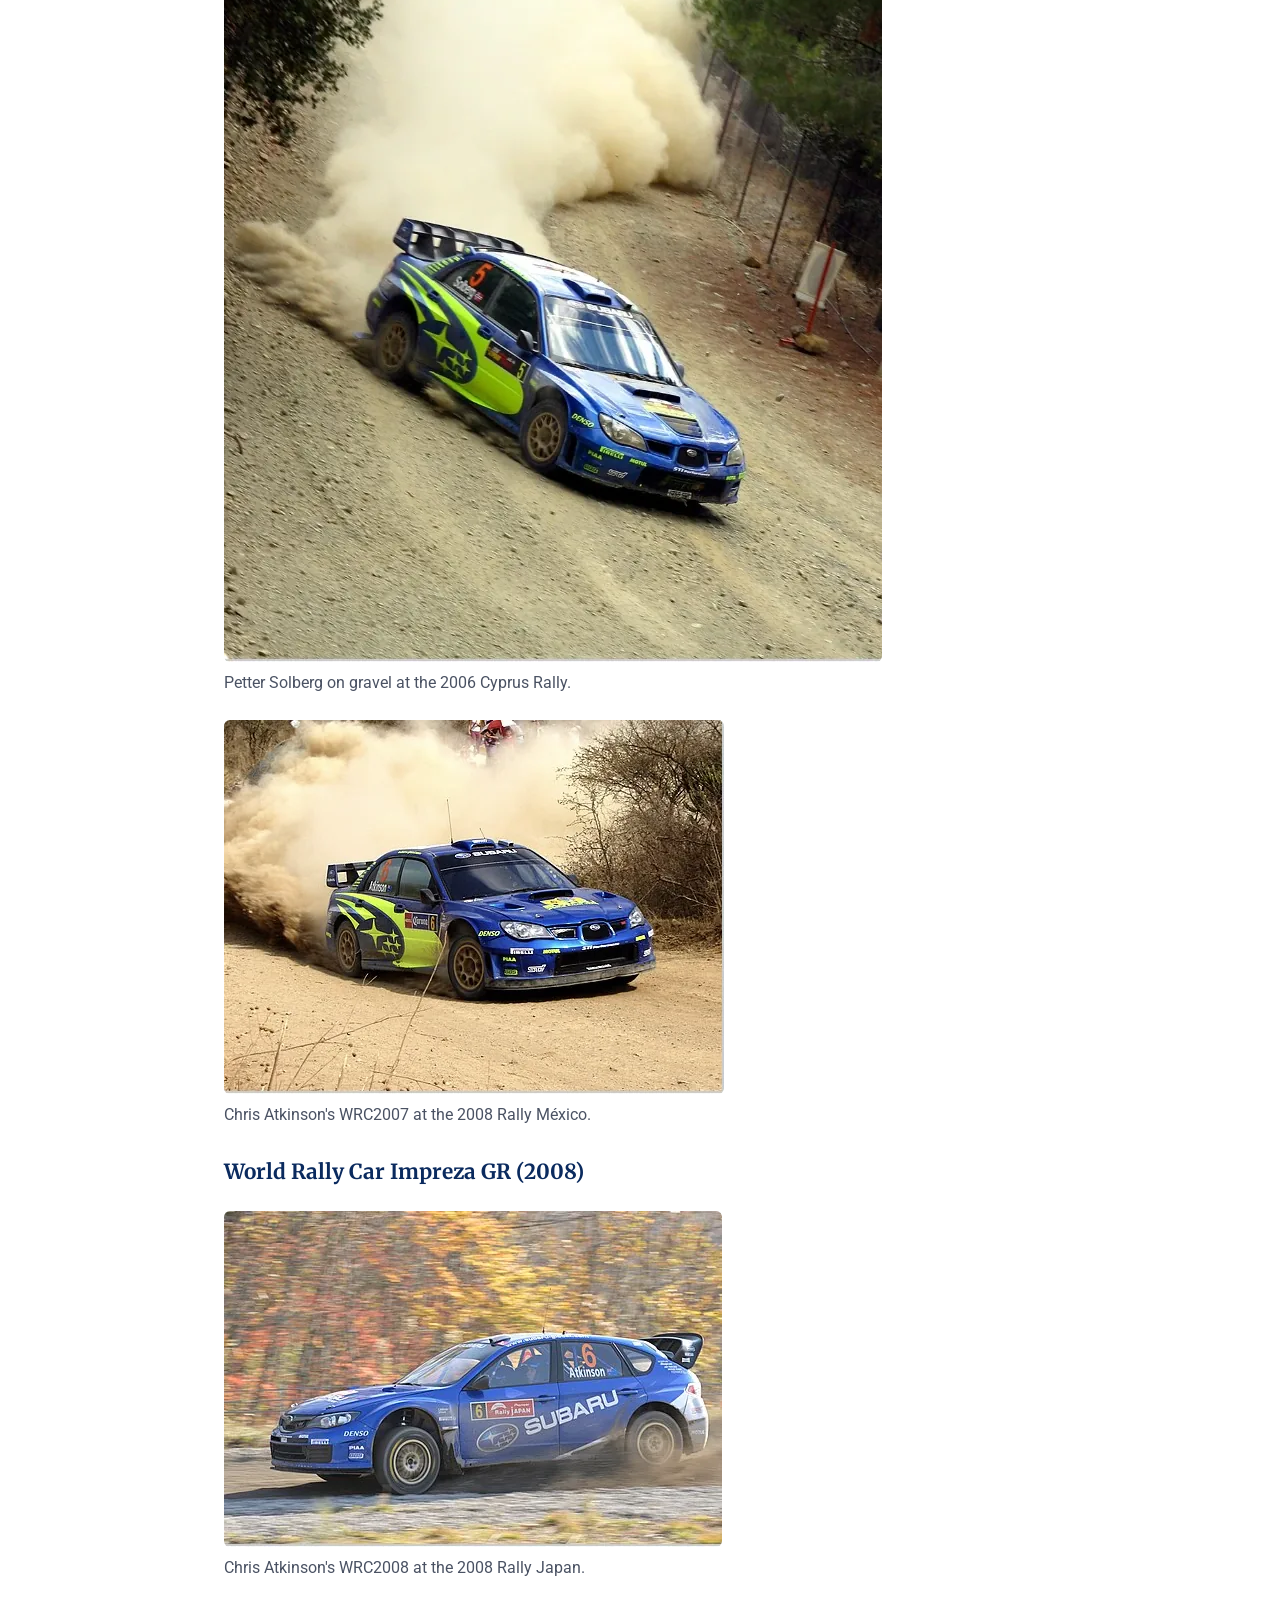
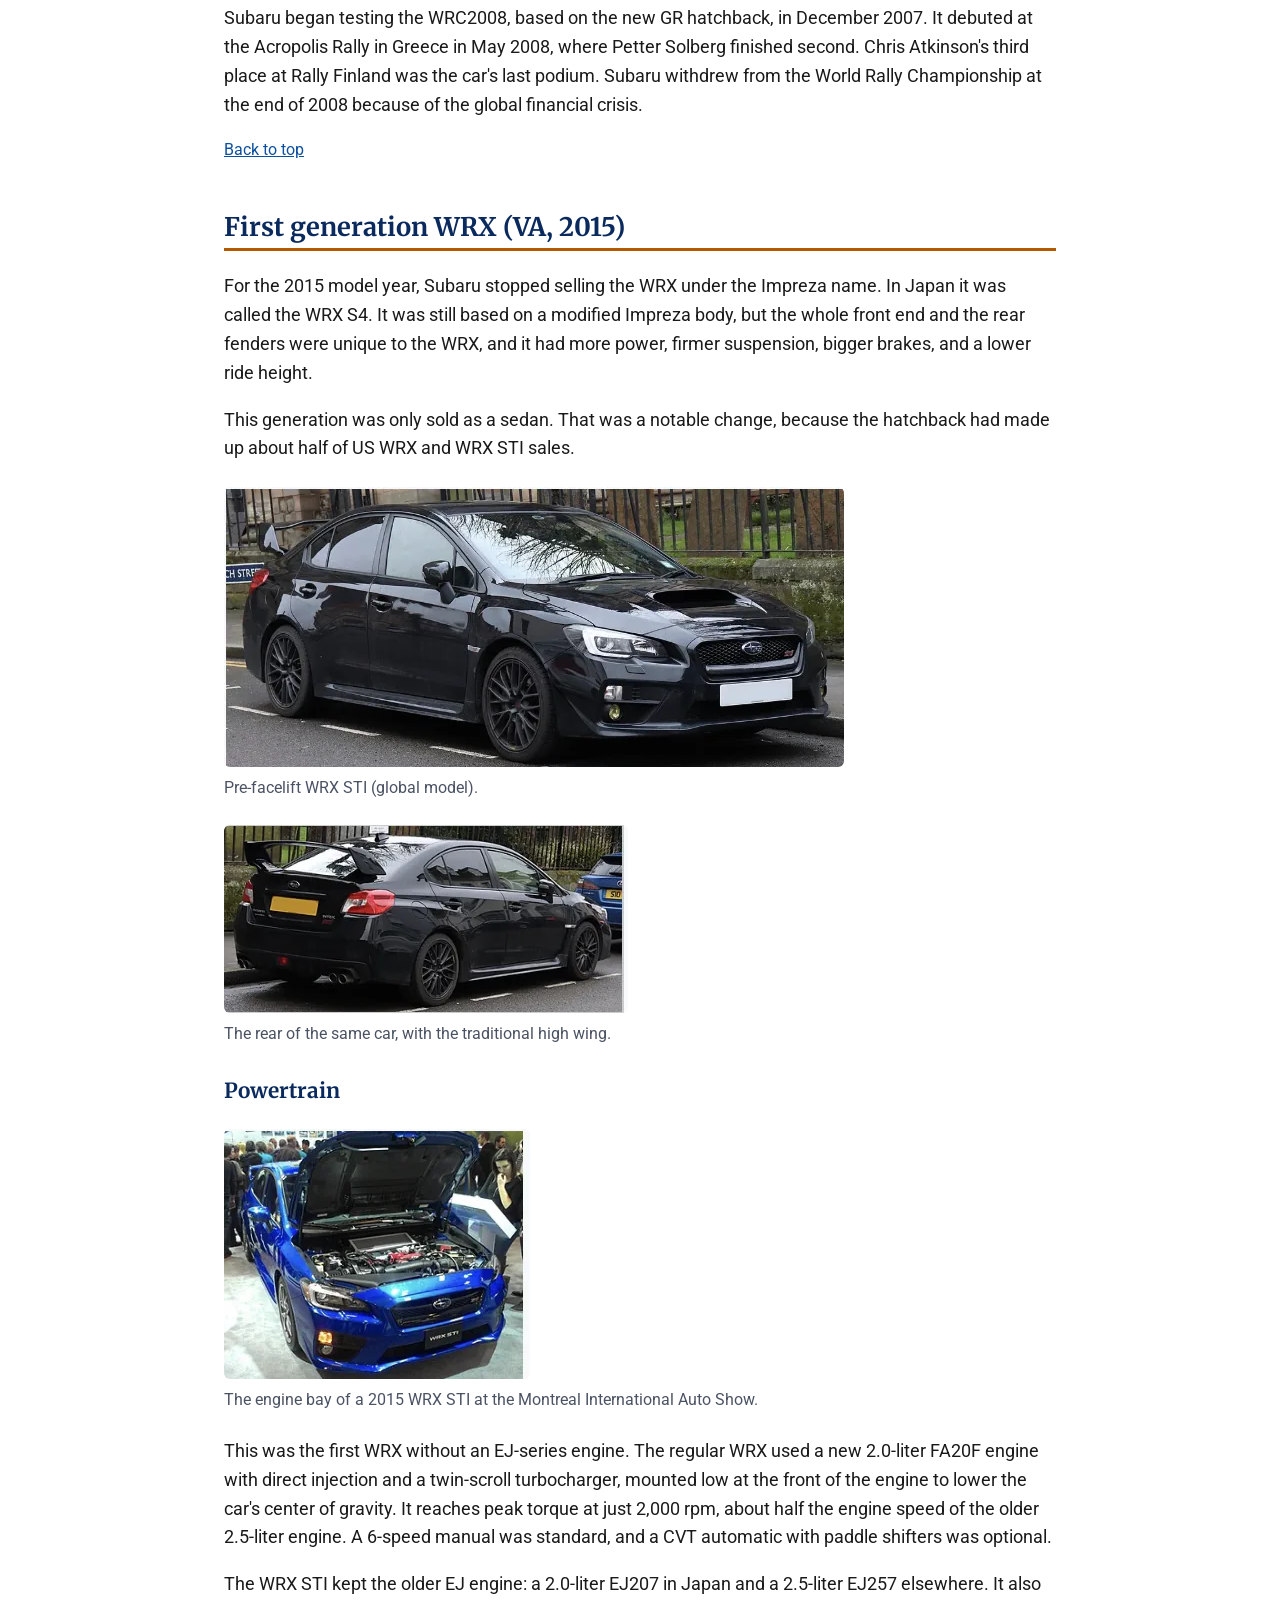
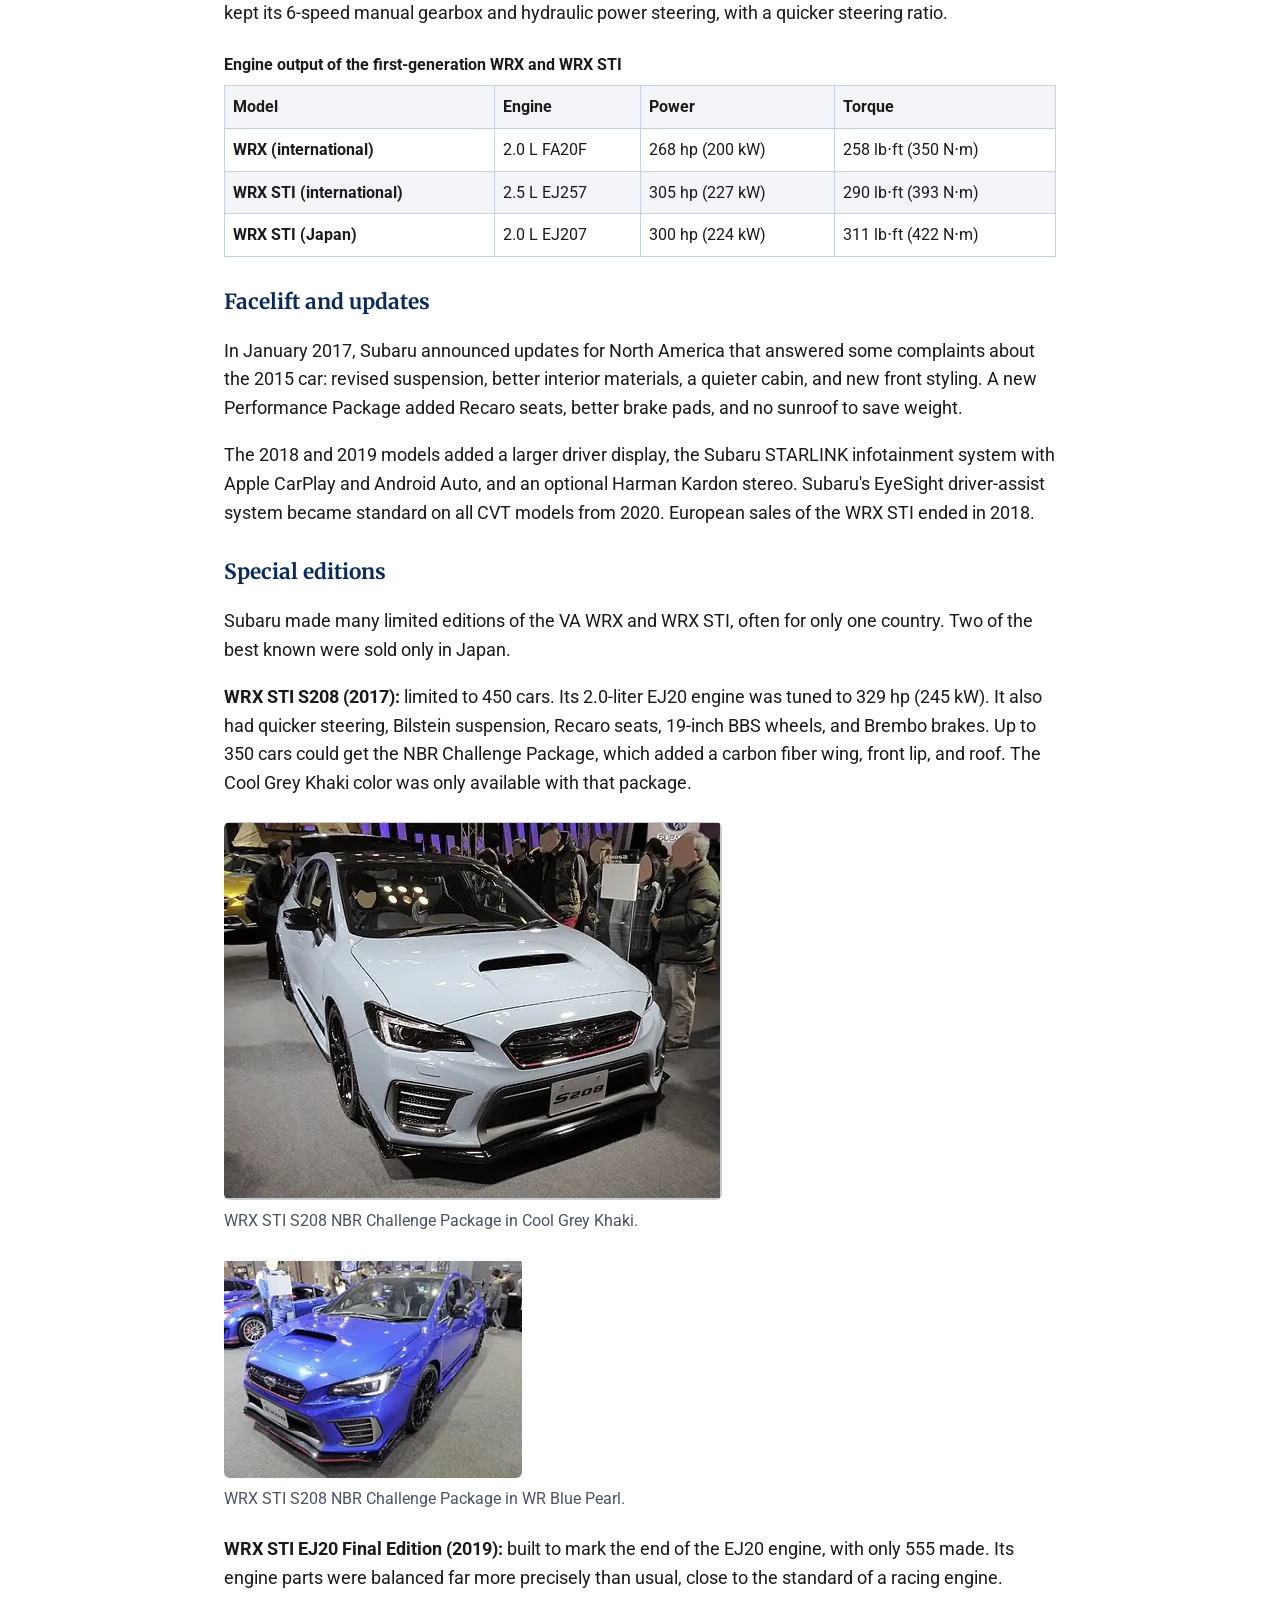
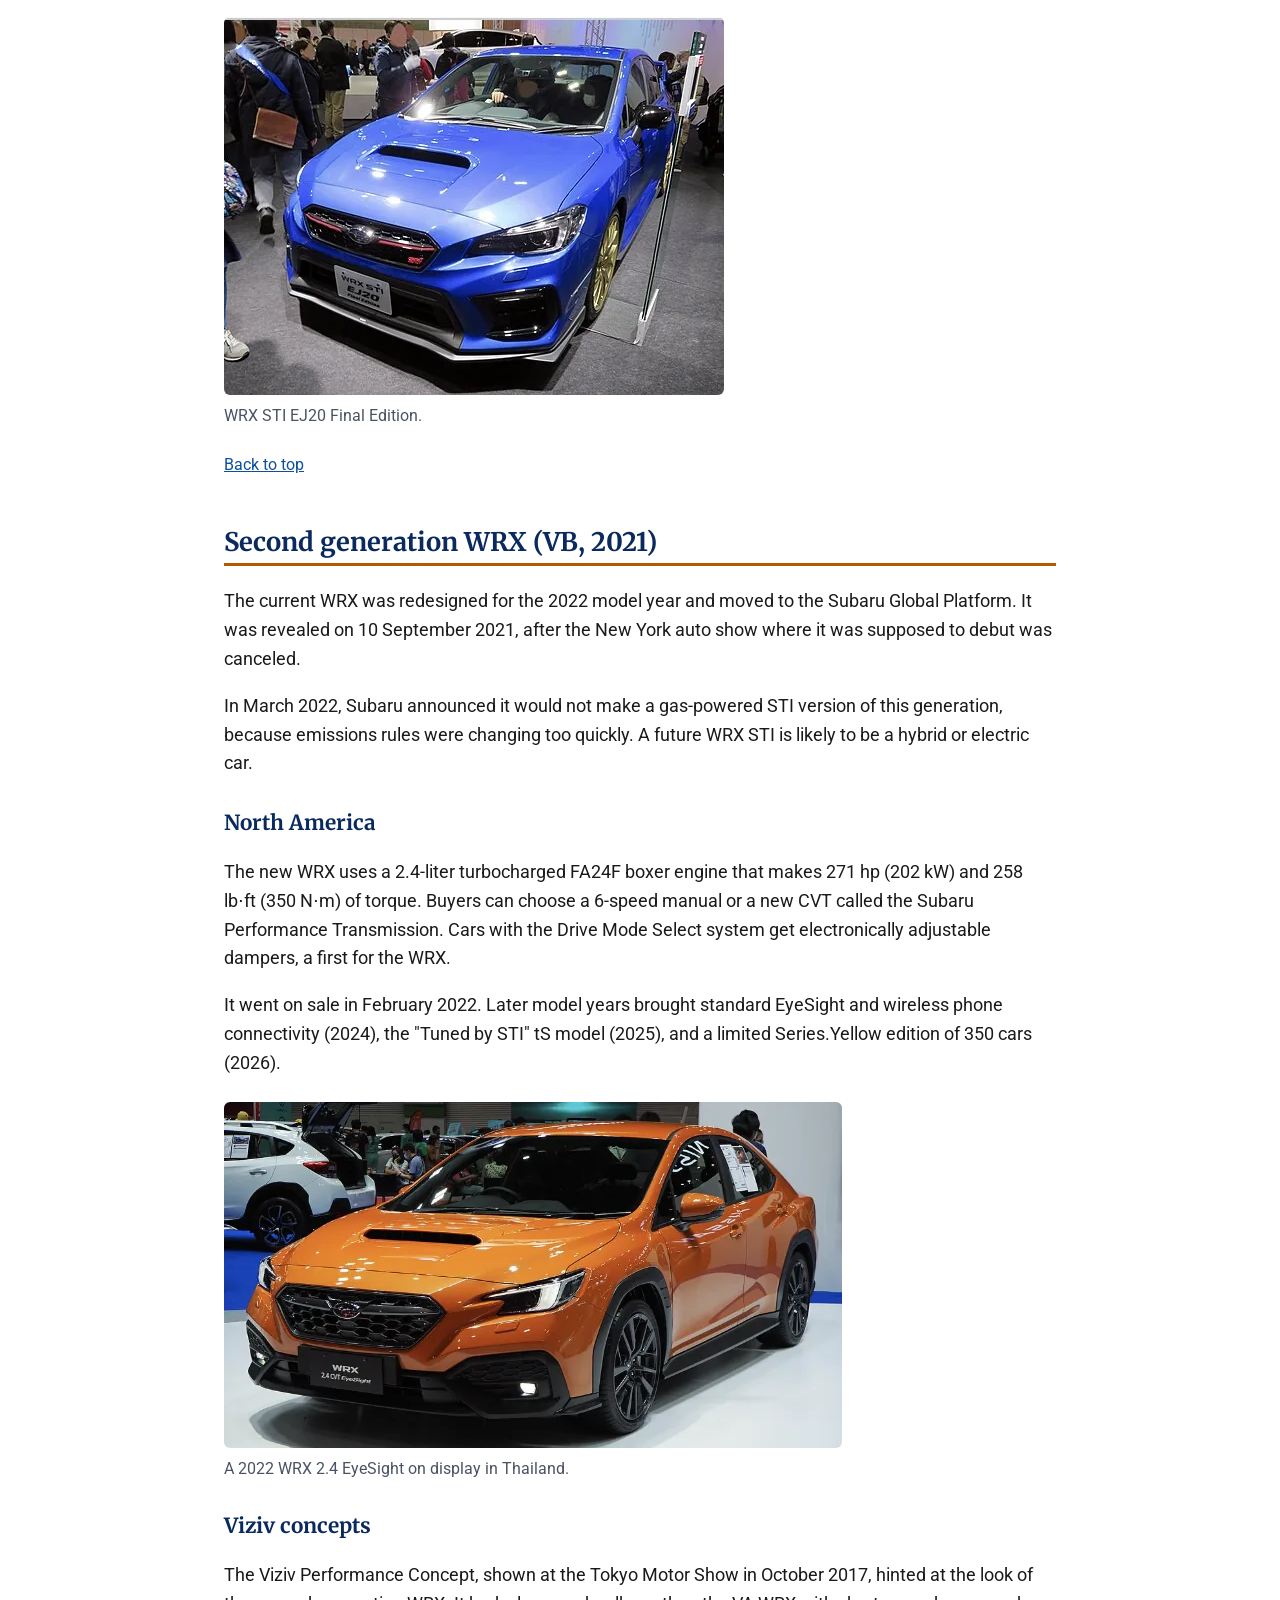
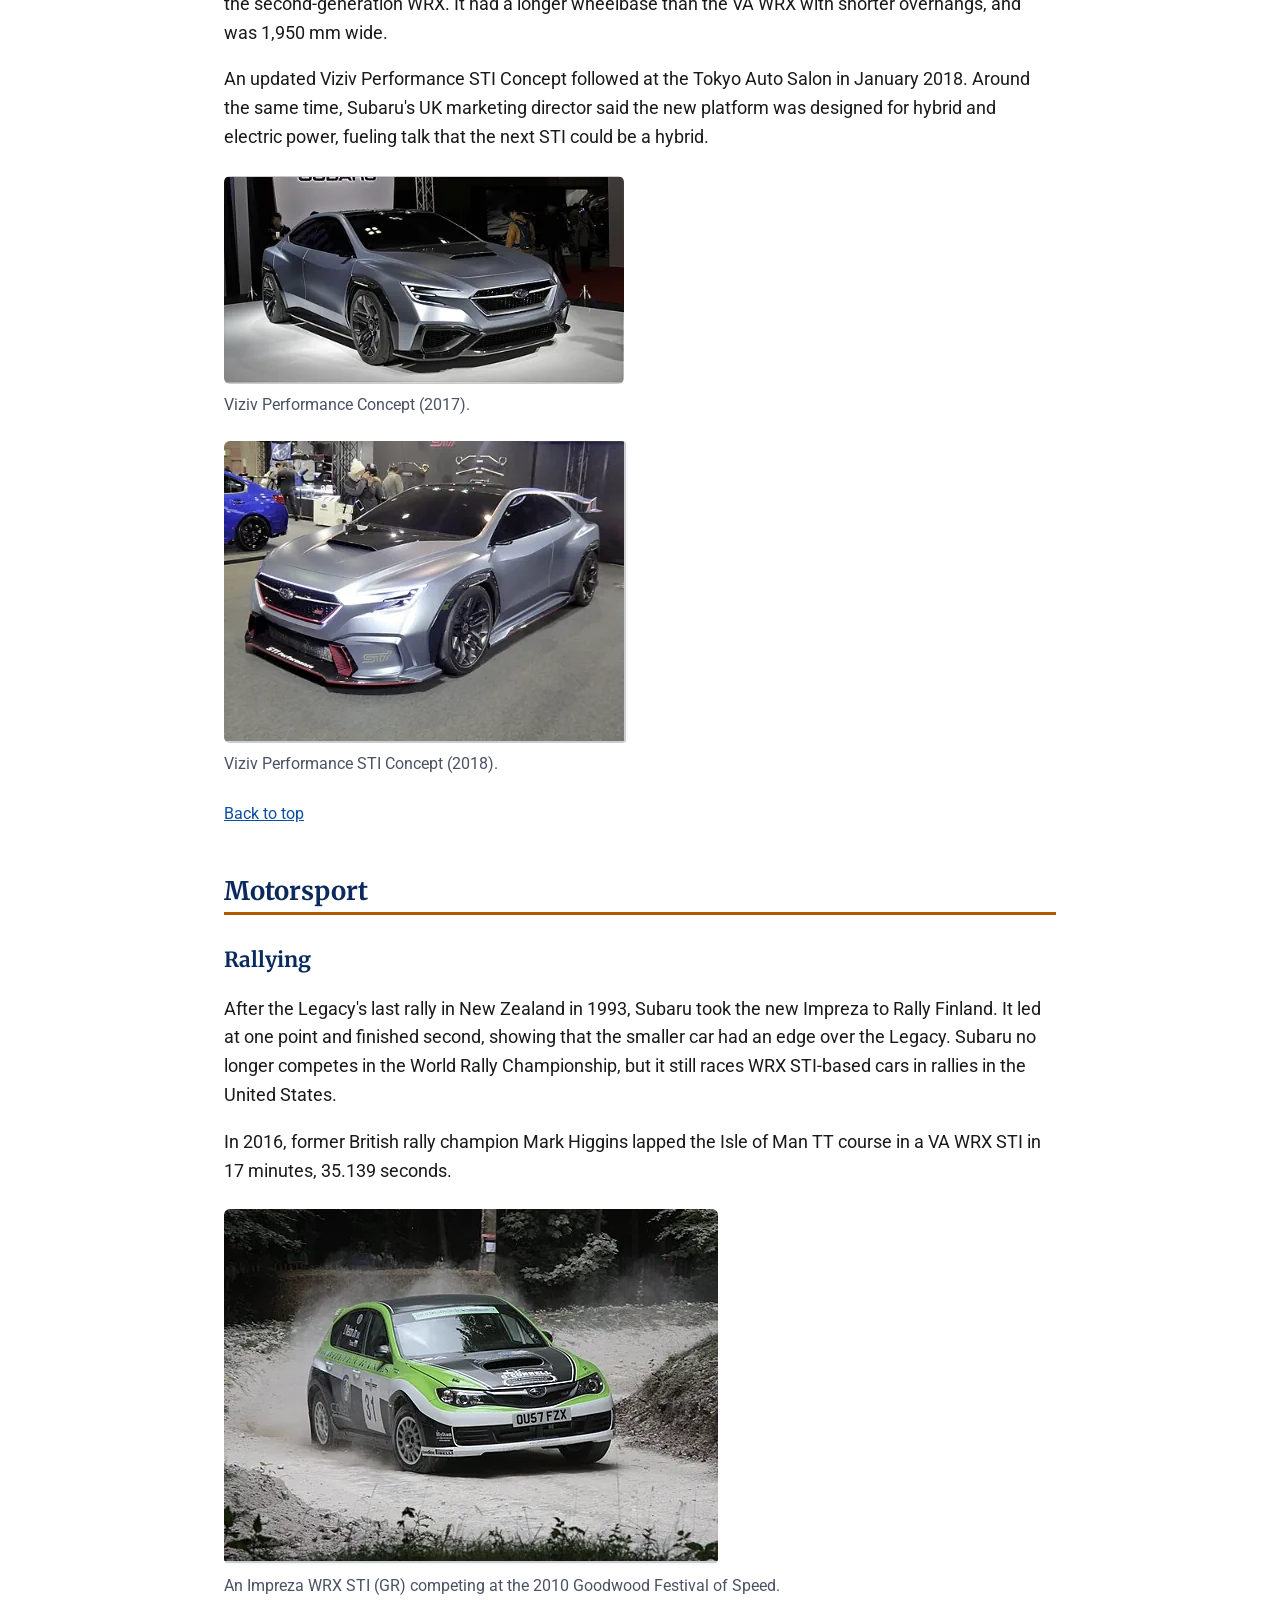
<file: subaru-wrx.html>
<!DOCTYPE html>
<html lang="en">
<head>
    <meta charset="UTF-8">
    <meta name="viewport" content="width=device-width, initial-scale=1.0">
    <meta name="description" content="The Subaru WRX: its history from the Impreza to today, its World Rally Championship cars, and its racing. Recoded from the Wikipedia article with HTML5 semantic structure.">
    <title>Subaru WRX | Xander's Universal Design Site</title>
    <link rel="stylesheet" href="css/legibility.css">
</head>

<body>
    <a class="skip-link" href="#main-content">Skip to main content</a>

    <header class="container">
        <p class="site-name">Xander</p>
        <h1 id="top">Subaru WRX</h1>
        <p class="tagline">The rally-bred, all-wheel-drive compact car from Japan</p>
        <nav aria-labelledby="site-nav-heading">
            <h2 id="site-nav-heading" class="sr-only">Site navigation</h2>
            <ul>
                <li><a href="index.html">Home</a></li>
                <li><a href="subaru-wrx.html" aria-current="page">Lab 2: Wiki Page</a></li>
                <li><a href="motorsports.html">Lab 3: Table and Form</a></li>
                <li><a href="lab4.html">Lab 4: CSS Layout</a></li>
                <li><a href="final/index.html">Final Project</a></li>
            </ul>
        </nav>
    </header>

    <main id="main-content" class="container">
        <figure>
            <img src="images/wrx/wrx-2022-sport-tech.webp" width="616" height="356" alt="Bright blue 2022 Subaru WRX sedan with black wheels, seen from the front left.">
            <figcaption>2022 Subaru WRX Sport-Tech in World Rally Blue Pearl.</figcaption>
        </figure>

        <p>The Subaru WRX is an all-wheel-drive compact car made by the Japanese automaker Subaru. It began in 1992 as a version of the Subaru Impreza built for the World Rally Championship, and Subaru has said the name stands for "World Rally eXperimental."</p>
        <p>Starting with the 2015 models, the WRX became its own model, separate from the Impreza, and was sold only as a sedan. The car is famous for its bright blue paint and gold wheels, a look that came from the Subaru rally team's sponsorship by a cigarette brand.</p>

        <nav class="contents" aria-labelledby="contents-heading">
            <h2 id="contents-heading">Contents</h2>
            <ol>
                <li><a href="#sti">STI</a></li>
                <li>
                    <a href="#impreza-based">Impreza-based models (1992–2014)</a>
                    <ol>
                        <li><a href="#impreza-first">First generation (GC and GF)</a></li>
                        <li><a href="#impreza-second">Second generation (GD and GG)</a></li>
                        <li><a href="#impreza-third">Third generation (GE, GH, GR, and GV)</a></li>
                    </ol>
                </li>
                <li>
                    <a href="#wrc">World Rally Championship</a>
                    <ol>
                        <li><a href="#wrc-group-a">Group A Impreza (1993–1996)</a></li>
                        <li><a href="#wrc-gc">World Rally Car Impreza GC (1997–2001)</a></li>
                        <li><a href="#wrc-gd">World Rally Car Impreza GD (2001–2008)</a></li>
                        <li><a href="#wrc-gr">World Rally Car Impreza GR (2008)</a></li>
                    </ol>
                </li>
                <li>
                    <a href="#first-gen">First generation WRX (VA, 2015)</a>
                    <ol>
                        <li><a href="#powertrain">Powertrain</a></li>
                        <li><a href="#updates">Facelift and updates</a></li>
                        <li><a href="#special-editions">Special editions</a></li>
                    </ol>
                </li>
                <li>
                    <a href="#second-gen">Second generation WRX (VB, 2021)</a>
                    <ol>
                        <li><a href="#north-america">North America</a></li>
                        <li><a href="#viziv">Viziv concepts</a></li>
                    </ol>
                </li>
                <li>
                    <a href="#motorsport">Motorsport</a>
                    <ol>
                        <li><a href="#rallying">Rallying</a></li>
                        <li><a href="#endurance">Endurance racing</a></li>
                        <li><a href="#project-midnight">Project Midnight</a></li>
                    </ol>
                </li>
                <li><a href="#image-credits">Image credits</a></li>
            </ol>
        </nav>

        <section id="sti" aria-labelledby="sti-heading">
            <h2 id="sti-heading">STI</h2>
            <figure>
                <img src="images/wrx/wrx-sti-2018-facelift.webp" width="404" height="202" alt="Blue WRX STI sedan with a rear wing and dark wheels, parked on paving stones." loading="lazy">
                <figcaption>A facelifted WRX STI, the top performance model developed by Subaru Tecnica International.</figcaption>
            </figure>
            <p>In 1988, Subaru created Subaru Tecnica International (STI) as its motorsport division, to build cars for the World Rally Championship and other racing. After the first Impreza arrived in November 1992 and its rally car debuted the next year, Subaru began selling an STI version to the public in January 1994. This road car was needed so the rally car could meet the competition's homologation rules, which require race cars to be based on cars people can actually buy.</p>
            <p>STI versions were first sold only in Japan and later in other markets. Because the STI was usually the highest-performance Impreza, it became popular with enthusiasts, tuners, and amateur racers, especially in rallying and track driving.</p>
            <p>STI models fall into two main groups:</p>
            <ul>
                <li>Fully developed cars built to qualify a model for motorsport, then sold as street-legal road cars.</li>
                <li>Cars fitted at the factory with parts from the STI catalog and sold as "Tuned by STI" models.</li>
            </ul>
            <p>Subaru has also sold many limited editions of the WRX STI, many of them only in Japan.</p>
            <p class="back-to-top"><a href="#top">Back to top</a></p>
        </section>

        <section id="impreza-based" aria-labelledby="impreza-based-heading">
            <h2 id="impreza-based-heading">Impreza-based models (1992–2014)</h2>
            <p>The first three generations of the WRX were built on the regular Impreza platform. They replaced the older Subaru RX hatchback and sedan.</p>

            <section id="impreza-first">
                <h3>First generation (GC and GF)</h3>
                <p>The first WRX models were based on the Impreza sedan, with the chassis code GC. A wagon version (GF) followed in 1993, and the first upgraded WRX STi arrived in 1994. In the late 1990s and early 2000s, Subaru also offered several limited-edition coupes. They were never sold in the United States and are highly sought after by Subaru fans today.</p>
                <figure>
                    <img src="images/wrx/impreza-gc-1999-sedan.webp" width="404" height="226" alt="Silver first-generation Impreza sedan with a hood scoop, parked on a village street." loading="lazy">
                    <figcaption>A first-generation (GC) turbocharged Impreza sedan.</figcaption>
                </figure>
                <figure>
                    <img src="images/wrx/impreza-wrx-sti-coupe-1999.webp" width="400" height="238" alt="Blue two-door Impreza coupe with a tall rear wing, gold wheels, and WRX decals, seen from the rear." loading="lazy">
                    <figcaption>1999 Impreza WRX STI Version 5 coupe.</figcaption>
                </figure>
                <figure>
                    <img src="images/wrx/impreza-gf-wagon-2000.webp" width="406" height="224" alt="Dark blue Impreza wagon with a roof spoiler and twin exhaust, seen from the rear in a parking lot." loading="lazy">
                    <figcaption>A first-generation (GF) turbocharged Impreza wagon.</figcaption>
                </figure>
            </section>

            <section id="impreza-second">
                <h3>Second generation (GD and GG)</h3>
                <p>The second-generation WRX came as a sedan (GD) and a wagon (GG). It was the first WRX sold in the United States, arriving for the 2002 model year, and the STI followed in 2004.</p>
                <p>This generation is known by nicknames for its three different front ends:</p>
                <ul>
                    <li>"Bugeye," with round headlights, from 2000.</li>
                    <li>"Blobeye," from 2004.</li>
                    <li>"Hawkeye," with sharper headlights, from 2006.</li>
                </ul>
                <p>Through a deal between Subaru's parent company, Fuji Heavy Industries, and General Motors, Saab also sold its own version of the WRX wagon, the Saab 9-2X, for 2005 and 2006.</p>
                <figure>
                    <img src="images/wrx/impreza-wrx-2001-wagon.webp" width="400" height="232" alt="Silver Impreza wagon seen from the rear, parked in front of a brick wall." loading="lazy">
                    <figcaption>2001 Impreza WRX wagon (GG) from the "bugeye" era.</figcaption>
                </figure>
                <figure>
                    <img src="images/wrx/impreza-wrx-2003-sedan.webp" width="406" height="188" alt="Red Impreza WRX sedan with a hood scoop and small rear spoiler, parked in a lot with other cars." loading="lazy">
                    <figcaption>2003 Impreza WRX Turbo sedan (GD).</figcaption>
                </figure>
                <figure>
                    <img src="images/wrx/impreza-wrx-sti-2006-sedan.webp" width="404" height="226" alt="Blue Impreza WRX STI sedan with a large hood scoop, a rear wing, and gold wheels." loading="lazy">
                    <figcaption>2006 Impreza WRX STI (GD) with the "hawkeye" front end.</figcaption>
                </figure>
            </section>

            <section id="impreza-third">
                <h3>Third generation (GE, GH, GR, and GV)</h3>
                <p>The third-generation WRX was first sold as a sedan (GE) and a hatchback (GH), which replaced the wagon. The WRX STI came only as a wider-bodied hatchback (GR).</p>
                <p>For the 2011 model year, the regular WRX sedan and hatchback moved to the wide STI body, and a wide-body STI sedan (GV) was added. The Impreza itself was redesigned for 2012, but the WRX stayed on this platform until 2014 in most markets.</p>
                <figure>
                    <img src="images/wrx/impreza-wrx-sti-hatchback-gr.webp" width="392" height="188" alt="White Impreza WRX STI hatchback with a hood scoop and wide fenders, parked on a street." loading="lazy">
                    <figcaption>Third-generation WRX STI hatchback (GR).</figcaption>
                </figure>
                <figure>
                    <img src="images/wrx/impreza-wrx-2010-sedan.webp" width="398" height="206" alt="Dark gray WRX sedan with a hood scoop, parked outdoors among other cars." loading="lazy">
                    <figcaption>2011 model year WRX sedan (GV) with the wider body.</figcaption>
                </figure>
            </section>
            <p class="back-to-top"><a href="#top">Back to top</a></p>
        </section>

        <section id="wrc" aria-labelledby="wrc-heading">
            <h2 id="wrc-heading">World Rally Championship</h2>
            <p>The Subaru Impreza WRC was the World Rally Championship car based on the WRX. It was run by Subaru's factory team, the Subaru World Rally Team, and replaced the Subaru Legacy in 1993. From its debut at the 1993 Rally Finland, the car won six world titles: three manufacturers' titles in a row and three drivers' titles.</p>

            <section id="wrc-group-a">
                <h3>Group A Impreza (1993–1996)</h3>
                <figure>
                    <img src="images/wrx/impreza-555-mcrae.webp" width="498" height="270" alt="Blue Impreza rally car with yellow stripes, gold wheels, and the number 4, on display indoors." loading="lazy">
                    <figcaption>Colin McRae's 1995 Group A Impreza 555.</figcaption>
                </figure>
                <p>Subaru's partner Prodrive decided that a smaller, nimbler car would make a better rally car than the Legacy. The Group A Impreza was 160 mm shorter, had a 60 mm shorter wheelbase, and was more evenly balanced from front to back. It was also the first rally car with active differentials. On its debut at the 1993 1000 Lakes Rally in Finland, Ari Vatanen drove it to second place.</p>
                <p>In 1994 the team switched from Michelin to Pirelli tires. For 1995, rule makers required smaller air intakes to slow the cars down, and Subaru answered with a reworked engine.</p>
            </section>

            <section id="wrc-gc">
                <h3>World Rally Car Impreza GC (1997–2001)</h3>
                <figure>
                    <img src="images/wrx/impreza-wrc97-goodwood.webp" width="500" height="338" alt="Blue two-door Impreza rally car, number 6, racing past hay bales with a motion-blurred background." loading="lazy">
                    <figcaption>The WRC97, the first Prodrive World Rally Car, at the Goodwood Festival of Speed.</figcaption>
                </figure>
                <p>In 1997, the World Rally Car rules replaced Group A and gave teams much more freedom. Subaru built a completely redesigned two-door car, the WRC97. It was 1,770 mm wide and made 300 hp and 470 N⋅m of torque.</p>
                <p>Each year brought a new version:</p>
                <ul>
                    <li><strong>WRC98:</strong> added computer-controlled active differentials and an electronic throttle, but mechanical failures kept the team out of the title fight.</li>
                    <li><strong>WRC99:</strong> introduced a semi-automatic gearbox shifted with paddles on the steering wheel, like a Formula One car. Subaru was the first rally team to use this technology, which every World Rally Car used until it was banned in 2011.</li>
                    <li><strong>WRC2000:</strong> looked almost the same, but more than 80% of its mechanical and electronic parts were redesigned. It won on its debut at Rally Portugal.</li>
                </ul>
            </section>

            <section id="wrc-gd">
                <h3>World Rally Car Impreza GD (2001–2008)</h3>
                <p>The WRC2001 was based on the new GD Impreza and had four doors instead of two, with better aerodynamics, weight balance, and a lower center of gravity. Later versions kept improving it:</p>
                <ul>
                    <li><strong>WRC2003:</strong> switched to the "blobeye" look of the road car and had a lighter, stiffer body.</li>
                    <li><strong>WRC2005:</strong> was 30 mm wider and used more lightweight composite panels.</li>
                    <li><strong>WRC2006:</strong> took on the "hawkeye" look. New rules banned active differentials and water injection.</li>
                    <li><strong>WRC2007:</strong> had new suspension and cooling, but struggled against its rivals with handling problems.</li>
                </ul>
                <p>The WRC2007 gearbox alone took 85 hours to build and cost over £75,000. Its semi-automatic system could change gears in less than 0.1 seconds, and the engine and gearbox could be swapped out in 10 to 12 minutes.</p>
                <figure>
                    <img src="images/wrx/impreza-wrc-cyprus-2006.webp" width="658" height="878" alt="Blue and green Impreza rally car sliding down a gravel road, throwing up a huge cloud of dust." loading="lazy">
                    <figcaption>Petter Solberg on gravel at the 2006 Cyprus Rally.</figcaption>
                </figure>
                <figure>
                    <img src="images/wrx/impreza-wrc2007-mexico.webp" width="500" height="374" alt="Blue and green Impreza rally car kicking up a cloud of dust on a dirt road while spectators watch." loading="lazy">
                    <figcaption>Chris Atkinson's WRC2007 at the 2008 Rally México.</figcaption>
                </figure>
            </section>

            <section id="wrc-gr">
                <h3>World Rally Car Impreza GR (2008)</h3>
                <figure>
                    <img src="images/wrx/impreza-wrc2008-japan.webp" width="498" height="336" alt="Blue Subaru hatchback rally car with SUBARU in large letters on the door, passing autumn trees." loading="lazy">
                    <figcaption>Chris Atkinson's WRC2008 at the 2008 Rally Japan.</figcaption>
                </figure>
                <p>Subaru began testing the WRC2008, based on the new GR hatchback, in December 2007. It debuted at the Acropolis Rally in Greece in May 2008, where Petter Solberg finished second. Chris Atkinson's third place at Rally Finland was the car's last podium. Subaru withdrew from the World Rally Championship at the end of 2008 because of the global financial crisis.</p>
            </section>
            <p class="back-to-top"><a href="#top">Back to top</a></p>
        </section>

        <section id="first-gen" aria-labelledby="first-gen-heading">
            <h2 id="first-gen-heading">First generation WRX (VA, 2015)</h2>
            <p>For the 2015 model year, Subaru stopped selling the WRX under the Impreza name. In Japan it was called the WRX S4. It was still based on a modified Impreza body, but the whole front end and the rear fenders were unique to the WRX, and it had more power, firmer suspension, bigger brakes, and a lower ride height.</p>
            <p>This generation was only sold as a sedan. That was a notable change, because the hatchback had made up about half of US WRX and WRX STI sales.</p>
            <figure>
                <img src="images/wrx/wrx-sti-2015-front.webp" width="620" height="280" alt="Black WRX STI sedan with a hood scoop and dark wheels, parked on a city street." loading="lazy">
                <figcaption>Pre-facelift WRX STI (global model).</figcaption>
            </figure>
            <figure>
                <img src="images/wrx/wrx-sti-2015-rear.webp" width="404" height="188" alt="The same black WRX STI seen from the rear, showing its tall wing and four exhaust tips." loading="lazy">
                <figcaption>The rear of the same car, with the traditional high wing.</figcaption>
            </figure>

            <section id="powertrain">
                <h3>Powertrain</h3>
                <figure>
                    <img src="images/wrx/wrx-sti-2015-engine.webp" width="306" height="250" alt="Blue WRX STI at an auto show with its hood open, showing the engine and silver intercooler." loading="lazy">
                    <figcaption>The engine bay of a 2015 WRX STI at the Montreal International Auto Show.</figcaption>
                </figure>
                <p>This was the first WRX without an EJ-series engine. The regular WRX used a new 2.0-liter FA20F engine with direct injection and a twin-scroll turbocharger, mounted low at the front of the engine to lower the car's center of gravity. It reaches peak torque at just 2,000 rpm, about half the engine speed of the older 2.5-liter engine. A 6-speed manual was standard, and a CVT automatic with paddle shifters was optional.</p>
                <p>The WRX STI kept the older EJ engine: a 2.0-liter EJ207 in Japan and a 2.5-liter EJ257 elsewhere. It also kept its 6-speed manual gearbox and hydraulic power steering, with a quicker steering ratio.</p>
                <table>
                    <caption>Engine output of the first-generation WRX and WRX STI</caption>
                    <thead>
                        <tr>
                            <th scope="col">Model</th>
                            <th scope="col">Engine</th>
                            <th scope="col">Power</th>
                            <th scope="col">Torque</th>
                        </tr>
                    </thead>
                    <tbody>
                        <tr>
                            <th scope="row">WRX (international)</th>
                            <td>2.0 L FA20F</td>
                            <td>268 hp (200 kW)</td>
                            <td>258 lb⋅ft (350 N⋅m)</td>
                        </tr>
                        <tr>
                            <th scope="row">WRX STI (international)</th>
                            <td>2.5 L EJ257</td>
                            <td>305 hp (227 kW)</td>
                            <td>290 lb⋅ft (393 N⋅m)</td>
                        </tr>
                        <tr>
                            <th scope="row">WRX STI (Japan)</th>
                            <td>2.0 L EJ207</td>
                            <td>300 hp (224 kW)</td>
                            <td>311 lb⋅ft (422 N⋅m)</td>
                        </tr>
                    </tbody>
                </table>
            </section>

            <section id="updates">
                <h3>Facelift and updates</h3>
                <p>In January 2017, Subaru announced updates for North America that answered some complaints about the 2015 car: revised suspension, better interior materials, a quieter cabin, and new front styling. A new Performance Package added Recaro seats, better brake pads, and no sunroof to save weight.</p>
                <p>The 2018 and 2019 models added a larger driver display, the Subaru STARLINK infotainment system with Apple CarPlay and Android Auto, and an optional Harman Kardon stereo. Subaru's EyeSight driver-assist system became standard on all CVT models from 2020. European sales of the WRX STI ended in 2018.</p>
            </section>

            <section id="special-editions">
                <h3>Special editions</h3>
                <p>Subaru made many limited editions of the VA WRX and WRX STI, often for only one country. Two of the best known were sold only in Japan.</p>
                <p><strong>WRX STI S208 (2017):</strong> limited to 450 cars. Its 2.0-liter EJ20 engine was tuned to 329 hp (245 kW). It also had quicker steering, Bilstein suspension, Recaro seats, 19-inch BBS wheels, and Brembo brakes. Up to 350 cars could get the NBR Challenge Package, which added a carbon fiber wing, front lip, and roof. The Cool Grey Khaki color was only available with that package.</p>
                <figure>
                    <img src="images/wrx/wrx-sti-s208-grey.webp" width="498" height="378" alt="Light gray WRX STI S208 at an auto show, with a red-trimmed grille and a black front lip spoiler." loading="lazy">
                    <figcaption>WRX STI S208 NBR Challenge Package in Cool Grey Khaki.</figcaption>
                </figure>
                <figure>
                    <img src="images/wrx/wrx-sti-s208-blue.webp" width="298" height="220" alt="Blue WRX STI S208 at an auto show, with black wheels and a red-trimmed front lip spoiler." loading="lazy">
                    <figcaption>WRX STI S208 NBR Challenge Package in WR Blue Pearl.</figcaption>
                </figure>
                <p><strong>WRX STI EJ20 Final Edition (2019):</strong> built to mark the end of the EJ20 engine, with only 555 made. Its engine parts were balanced far more precisely than usual, close to the standard of a racing engine.</p>
                <figure>
                    <img src="images/wrx/wrx-sti-ej20-final-edition.webp" width="500" height="378" alt="Blue WRX STI EJ20 Final Edition with gold wheels, on display at an auto show." loading="lazy">
                    <figcaption>WRX STI EJ20 Final Edition.</figcaption>
                </figure>
            </section>
            <p class="back-to-top"><a href="#top">Back to top</a></p>
        </section>

        <section id="second-gen" aria-labelledby="second-gen-heading">
            <h2 id="second-gen-heading">Second generation WRX (VB, 2021)</h2>
            <p>The current WRX was redesigned for the 2022 model year and moved to the Subaru Global Platform. It was revealed on 10 September 2021, after the New York auto show where it was supposed to debut was canceled.</p>
            <p>In March 2022, Subaru announced it would not make a gas-powered STI version of this generation, because emissions rules were changing too quickly. A future WRX STI is likely to be a hybrid or electric car.</p>

            <section id="north-america">
                <h3>North America</h3>
                <p>The new WRX uses a 2.4-liter turbocharged FA24F boxer engine that makes 271 hp (202 kW) and 258 lb⋅ft (350 N⋅m) of torque. Buyers can choose a 6-speed manual or a new CVT called the Subaru Performance Transmission. Cars with the Drive Mode Select system get electronically adjustable dampers, a first for the WRX.</p>
                <p>It went on sale in February 2022. Later model years brought standard EyeSight and wireless phone connectivity (2024), the "Tuned by STI" tS model (2025), and a limited Series.Yellow edition of 350 cars (2026).</p>
                <figure>
                    <img src="images/wrx/wrx-2022-eyesight-orange.webp" width="618" height="346" alt="Orange 2022 WRX sedan on display at an auto show, with black wheels and a hood scoop." loading="lazy">
                    <figcaption>A 2022 WRX 2.4 EyeSight on display in Thailand.</figcaption>
                </figure>
            </section>

            <section id="viziv">
                <h3>Viziv concepts</h3>
                <p>The Viziv Performance Concept, shown at the Tokyo Motor Show in October 2017, hinted at the look of the second-generation WRX. It had a longer wheelbase than the VA WRX with shorter overhangs, and was 1,950 mm wide.</p>
                <p>An updated Viziv Performance STI Concept followed at the Tokyo Auto Salon in January 2018. Around the same time, Subaru's UK marketing director said the new platform was designed for hybrid and electric power, fueling talk that the next STI could be a hybrid.</p>
                <figure>
                    <img src="images/wrx/viziv-performance-concept.webp" width="400" height="208" alt="Silver concept car with sharp, angular bodywork on a show stand." loading="lazy">
                    <figcaption>Viziv Performance Concept (2017).</figcaption>
                </figure>
                <figure>
                    <img src="images/wrx/viziv-performance-sti-concept.webp" width="404" height="302" alt="Silver concept car with red accents, a black hood scoop, and a rear wing, at an auto show." loading="lazy">
                    <figcaption>Viziv Performance STI Concept (2018).</figcaption>
                </figure>
            </section>
            <p class="back-to-top"><a href="#top">Back to top</a></p>
        </section>

        <section id="motorsport" aria-labelledby="motorsport-heading">
            <h2 id="motorsport-heading">Motorsport</h2>

            <section id="rallying">
                <h3>Rallying</h3>
                <p>After the Legacy's last rally in New Zealand in 1993, Subaru took the new Impreza to Rally Finland. It led at one point and finished second, showing that the smaller car had an edge over the Legacy. Subaru no longer competes in the World Rally Championship, but it still races WRX STI-based cars in rallies in the United States.</p>
                <p>In 2016, former British rally champion Mark Higgins lapped the Isle of Man TT course in a VA WRX STI in 17 minutes, 35.139 seconds.</p>
                <figure>
                    <img src="images/wrx/impreza-wrx-sti-goodwood-2010.webp" width="494" height="356" alt="Green, black, and white Impreza hatchback rally car sliding through a dusty forest track." loading="lazy">
                    <figcaption>An Impreza WRX STI (GR) competing at the 2010 Goodwood Festival of Speed.</figcaption>
                </figure>
            </section>

            <section id="endurance">
                <h3>Endurance racing</h3>
                <p>Subaru Tecnica International has raced the WRX STI in the Nürburgring 24 Hours in Germany since 2008. It has won the SP3T class six times: in 2011, 2012, 2015, 2016, 2018, and 2019.</p>
                <figure>
                    <img src="images/wrx/wrx-sti-nbr-2016.webp" width="498" height="358" alt="Blue WRX STI race car covered in sponsor decals, with a large front splitter, on display indoors." loading="lazy">
                    <figcaption>The WRX STI that won the SP3T class at the 2016 Nürburgring 24 Hours.</figcaption>
                </figure>
            </section>

            <section id="project-midnight">
                <h3>Project Midnight</h3>
                <p>In 2024, Subaru Motorsports USA and Vermont SportsCar revealed "Project Midnight," a WRX prototype built for pure speed on pavement. It has a carbon fiber body, weighs 2,469 pounds (1,120 kg), and uses a 2.0-liter flat-four engine making 670 hp (500 kW).</p>
                <p>Driven by Scott Speed, it finished second in the Goodwood Festival of Speed hill climb shootout in both 2024 and 2025. In August 2026, it set a new record at the Mount Washington Hillclimb with a time of 5:11.89.</p>
                <figure>
                    <img src="images/wrx/wrx-project-midnight.webp" width="504" height="382" alt="Dark gray wide-body WRX race car with large wings and splitters, examined by two people in a tent." loading="lazy">
                    <figcaption>Project Midnight in the paddock at the Goodwood Festival of Speed.</figcaption>
                </figure>
            </section>
            <p class="back-to-top"><a href="#top">Back to top</a></p>
        </section>

        <section id="image-credits" aria-labelledby="image-credits-heading">
            <h2 id="image-credits-heading">Image credits</h2>
            <p>All photos come from Wikimedia Commons and are listed in the order they appear on this page.</p>
            <ol class="credits">
                <li>2022 WRX Sport-Tech: Elise240SX, <a href="https://creativecommons.org/licenses/by-sa/4.0/">CC BY-SA 4.0</a></li>
                <li>Facelifted WRX STI: Alexander Migl, <a href="https://creativecommons.org/licenses/by-sa/4.0/">CC BY-SA 4.0</a></li>
                <li>First-generation Impreza sedan: Guillaume Vachey, <a href="https://creativecommons.org/publicdomain/zero/1.0/">CC0</a></li>
                <li>1999 WRX STI Version 5 coupe: Jeremy from Sydney, Australia, <a href="https://creativecommons.org/licenses/by/2.0/">CC BY 2.0</a></li>
                <li>First-generation Impreza wagon: Makizox, <a href="https://creativecommons.org/licenses/by-sa/4.0/">CC BY-SA 4.0</a></li>
                <li>2001 Impreza WRX wagon: OSX, public domain</li>
                <li>2003 Impreza WRX Turbo: Vauxford, <a href="https://creativecommons.org/licenses/by-sa/4.0/">CC BY-SA 4.0</a></li>
                <li>2006 Impreza WRX STI: Jeremy from Sydney, Australia, <a href="https://creativecommons.org/licenses/by/2.0/">CC BY 2.0</a></li>
                <li>Third-generation WRX STI hatchback: TTTNIS, public domain</li>
                <li>2011 WRX sedan: OSX, public domain</li>
                <li>Colin McRae's Impreza 555: Liz Jones, modified by tma, <a href="https://creativecommons.org/licenses/by/2.0/">CC BY 2.0</a></li>
                <li>Impreza WRC97: Neil, <a href="https://creativecommons.org/licenses/by/2.0/">CC BY 2.0</a></li>
                <li>Petter Solberg, 2006 Cyprus Rally: Leonid Mamchenkov, <a href="https://creativecommons.org/licenses/by/2.0/">CC BY 2.0</a></li>
                <li>Chris Atkinson, 2008 Rally México: Oadiazb, <a href="https://creativecommons.org/licenses/by-sa/3.0/">CC BY-SA 3.0</a></li>
                <li>Chris Atkinson, 2008 Rally Japan: Kirche, <a href="https://creativecommons.org/licenses/by-sa/4.0/">CC BY-SA 4.0</a></li>
                <li>2015 WRX STI, front and rear: Vauxford, <a href="https://creativecommons.org/licenses/by-sa/4.0/">CC BY-SA 4.0</a></li>
                <li>2015 WRX STI engine bay: Bull-Doser, public domain</li>
                <li>WRX STI S208 (both photos): Tokumeigakarinoaoshima, <a href="https://creativecommons.org/licenses/by-sa/4.0/">CC BY-SA 4.0</a></li>
                <li>WRX STI EJ20 Final Edition: Tokumeigakarinoaoshima, <a href="https://creativecommons.org/licenses/by-sa/4.0/">CC BY-SA 4.0</a></li>
                <li>2022 WRX 2.4 EyeSight: Chanokchon, <a href="https://creativecommons.org/licenses/by-sa/4.0/">CC BY-SA 4.0</a></li>
                <li>Viziv Performance Concept: TTTNIS, <a href="https://creativecommons.org/publicdomain/zero/1.0/">CC0</a></li>
                <li>Viziv Performance STI Concept: Tokumeigakarinoaoshima, <a href="https://creativecommons.org/licenses/by-sa/4.0/">CC BY-SA 4.0</a></li>
                <li>Impreza WRX STI at Goodwood 2010: Brian Snelson, <a href="https://creativecommons.org/licenses/by/2.0/">CC BY 2.0</a></li>
                <li>2016 Nürburgring 24 Hours class winner: Tokumeigakarinoaoshima, <a href="https://creativecommons.org/licenses/by-sa/4.0/">CC BY-SA 4.0</a></li>
                <li>Project Midnight: Calreyn88, <a href="https://creativecommons.org/licenses/by-sa/4.0/">CC BY-SA 4.0</a></li>
            </ol>
            <p class="back-to-top"><a href="#top">Back to top</a></p>
        </section>
    </main>

    <footer class="container">
        <p>Text adapted from the Wikipedia article "<a href="https://en.wikipedia.org/wiki/Subaru_WRX">Subaru WRX</a>," available under the <a href="https://creativecommons.org/licenses/by-sa/4.0/">Creative Commons Attribution-ShareAlike 4.0 License</a>.</p>
        <p>Created by Xander for Universal Design.</p>
    </footer>
</body>
</html>
</file>
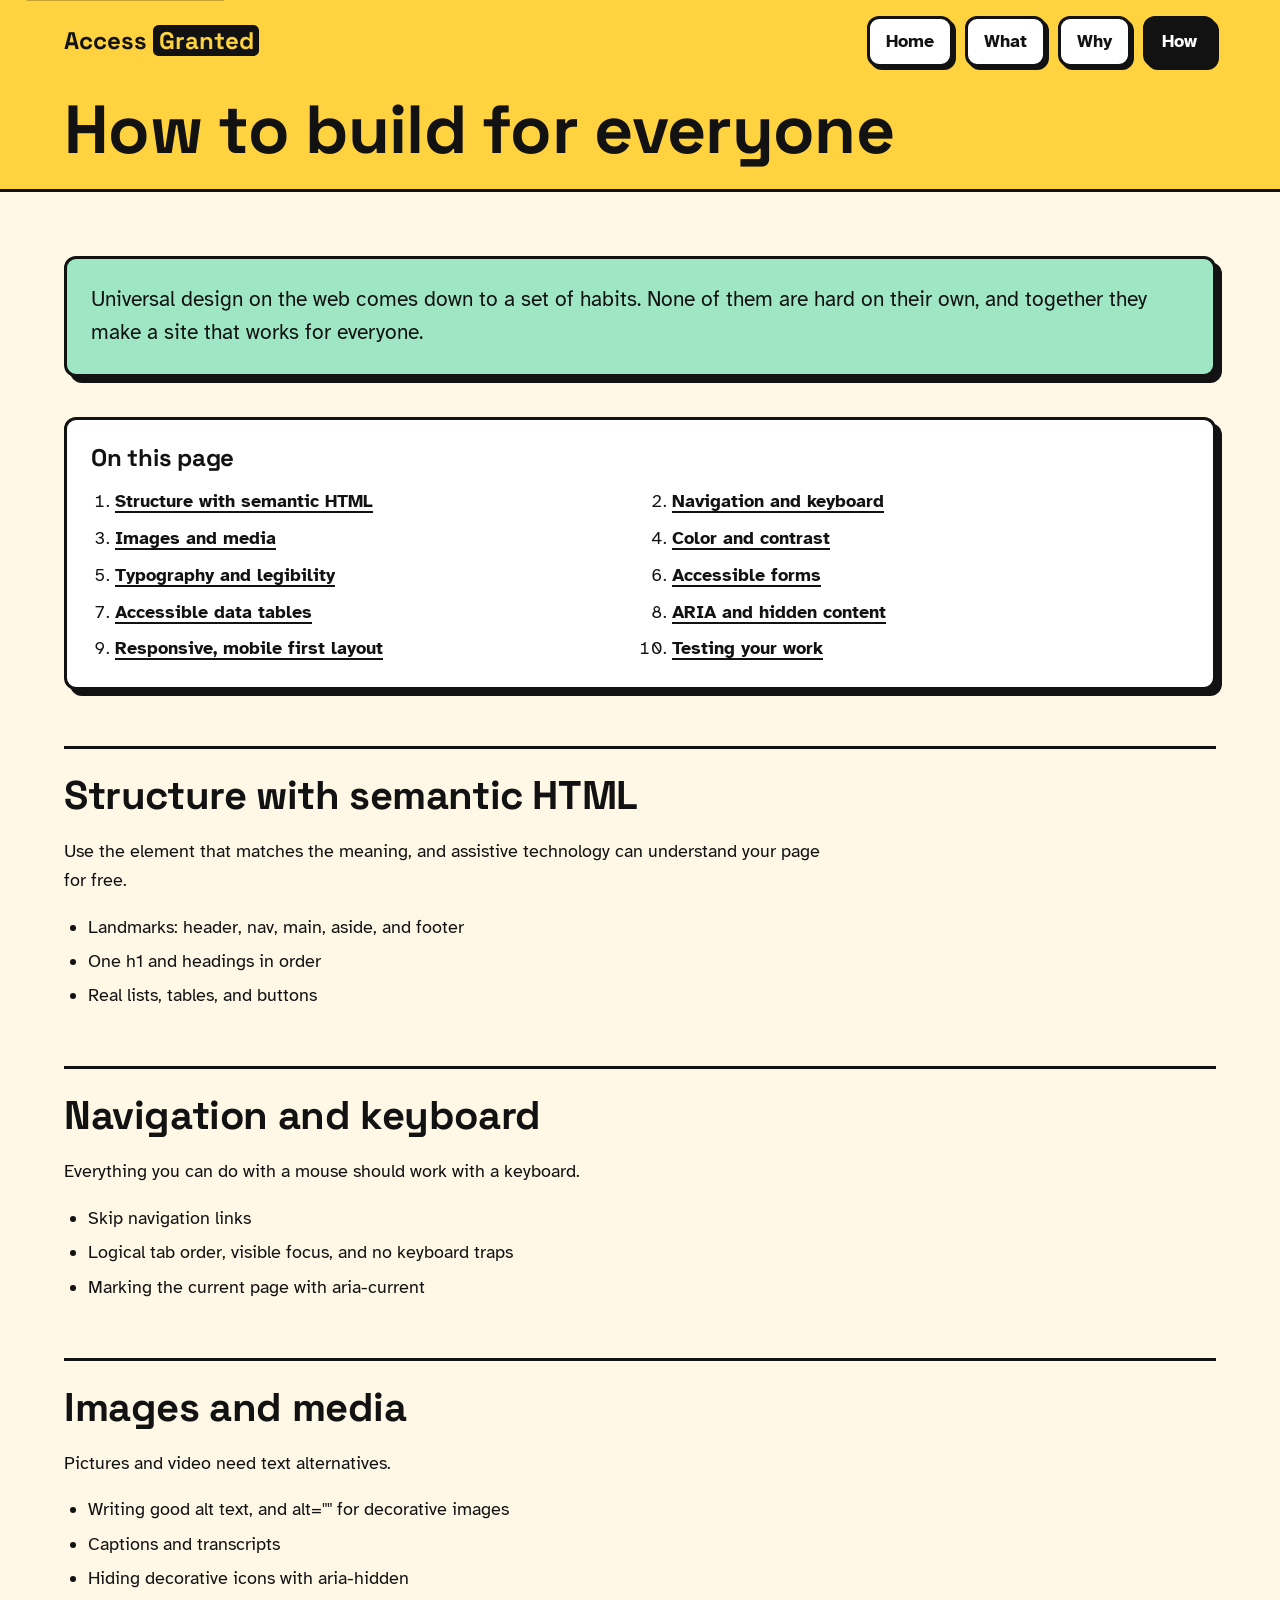
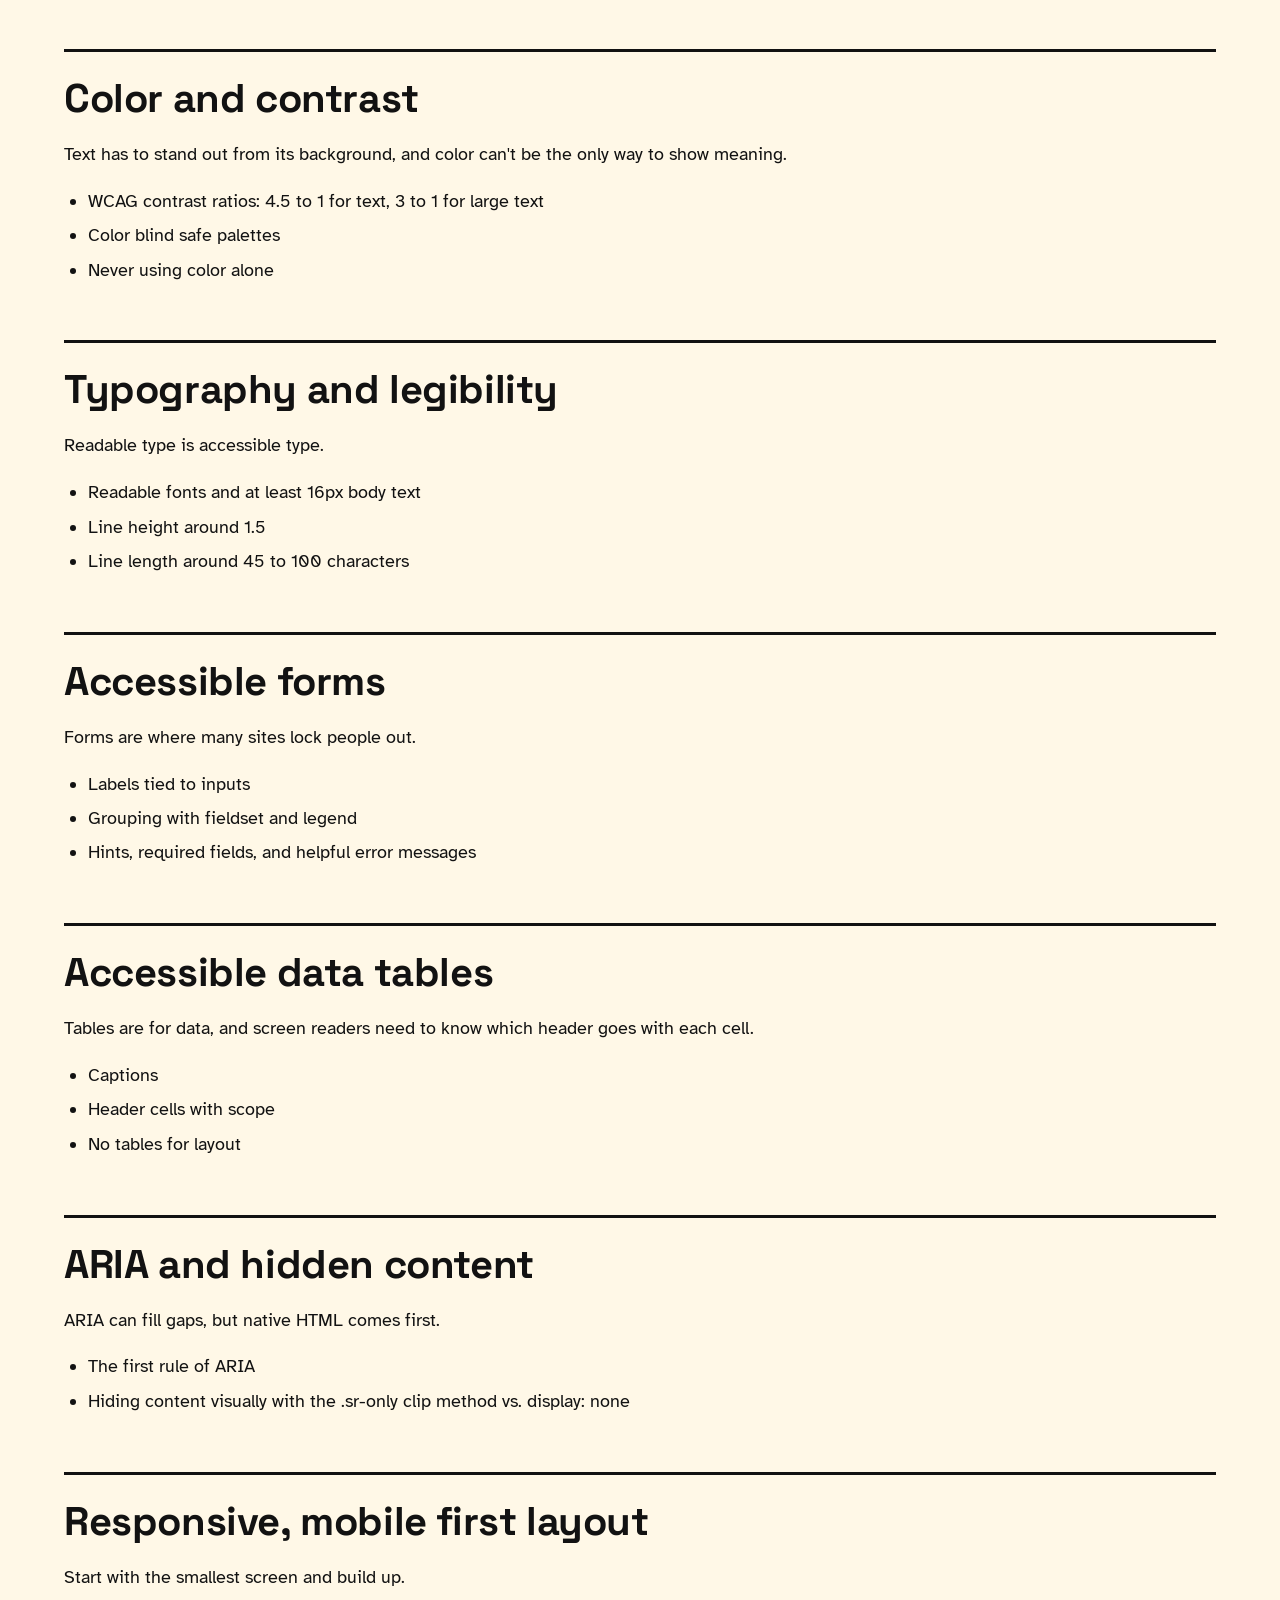
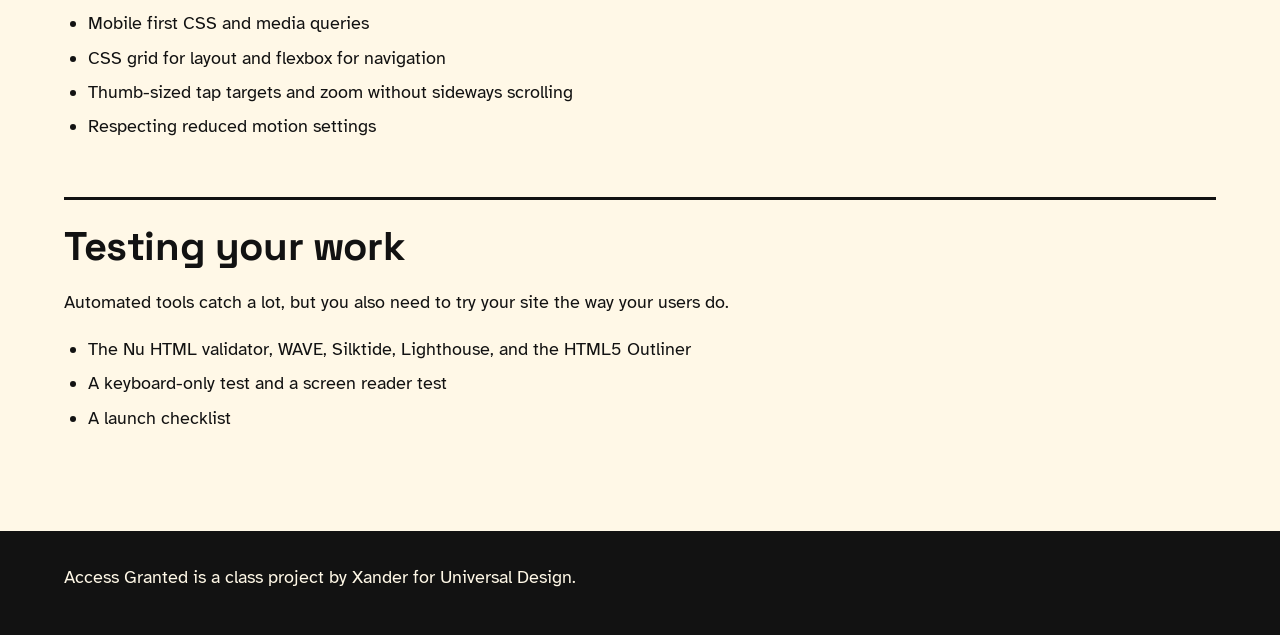
<file: final/how.html>
<!DOCTYPE html>
<html lang="en">
<head>
    <meta charset="UTF-8">
    <meta name="viewport" content="width=device-width, initial-scale=1.0">
    <meta name="description" content="How to achieve universal design technically: semantic HTML, keyboard access, images, contrast, typography, forms, tables, ARIA, responsive layout, and testing.">
    <title>How to build for everyone | Access Granted</title>
    <link rel="stylesheet" href="css/style.css">
</head>

<body>
    <a class="skip-link" href="#main-content">Skip to main content</a>

    <header class="site-header">
        <p class="logo"><a href="index.html">Access <span>Granted</span></a></p>
        <h1 class="page-title">How to build for everyone</h1>
        <nav class="site-nav" aria-labelledby="nav-heading">
            <h2 id="nav-heading" class="sr-only">Site navigation</h2>
            <ul>
                <li><a href="index.html">Home</a></li>
                <li><a href="what.html">What</a></li>
                <li><a href="why.html">Why</a></li>
                <li><a href="how.html" aria-current="page">How</a></li>
            </ul>
        </nav>
    </header>

    <main id="main-content">
        <p class="lead page-intro mint">Universal design on the web comes down to a set of habits. None of them are hard on their own, and together they make a site that works for everyone.</p>

        <nav class="toc box" aria-labelledby="toc-heading">
            <h2 id="toc-heading">On this page</h2>
            <ol>
                <li><a href="#semantic">Structure with semantic HTML</a></li>
                <li><a href="#keyboard">Navigation and keyboard</a></li>
                <li><a href="#images">Images and media</a></li>
                <li><a href="#color">Color and contrast</a></li>
                <li><a href="#type">Typography and legibility</a></li>
                <li><a href="#forms">Accessible forms</a></li>
                <li><a href="#tables">Accessible data tables</a></li>
                <li><a href="#aria">ARIA and hidden content</a></li>
                <li><a href="#responsive">Responsive, mobile first layout</a></li>
                <li><a href="#testing">Testing your work</a></li>
            </ol>
        </nav>

        <section id="semantic" class="topic" aria-labelledby="semantic-heading">
            <h2 id="semantic-heading">Structure with semantic HTML</h2>
            <p>Use the element that matches the meaning, and assistive technology can understand your page for free.</p>
            <ul>
                <li>Landmarks: header, nav, main, aside, and footer</li>
                <li>One h1 and headings in order</li>
                <li>Real lists, tables, and buttons</li>
            </ul>
        </section>

        <section id="keyboard" class="topic" aria-labelledby="keyboard-heading">
            <h2 id="keyboard-heading">Navigation and keyboard</h2>
            <p>Everything you can do with a mouse should work with a keyboard.</p>
            <ul>
                <li>Skip navigation links</li>
                <li>Logical tab order, visible focus, and no keyboard traps</li>
                <li>Marking the current page with aria-current</li>
            </ul>
        </section>

        <section id="images" class="topic" aria-labelledby="images-heading">
            <h2 id="images-heading">Images and media</h2>
            <p>Pictures and video need text alternatives.</p>
            <ul>
                <li>Writing good alt text, and alt="" for decorative images</li>
                <li>Captions and transcripts</li>
                <li>Hiding decorative icons with aria-hidden</li>
            </ul>
        </section>

        <section id="color" class="topic" aria-labelledby="color-heading">
            <h2 id="color-heading">Color and contrast</h2>
            <p>Text has to stand out from its background, and color can't be the only way to show meaning.</p>
            <ul>
                <li>WCAG contrast ratios: 4.5 to 1 for text, 3 to 1 for large text</li>
                <li>Color blind safe palettes</li>
                <li>Never using color alone</li>
            </ul>
        </section>

        <section id="type" class="topic" aria-labelledby="type-heading">
            <h2 id="type-heading">Typography and legibility</h2>
            <p>Readable type is accessible type.</p>
            <ul>
                <li>Readable fonts and at least 16px body text</li>
                <li>Line height around 1.5</li>
                <li>Line length around 45 to 100 characters</li>
            </ul>
        </section>

        <section id="forms" class="topic" aria-labelledby="forms-heading">
            <h2 id="forms-heading">Accessible forms</h2>
            <p>Forms are where many sites lock people out.</p>
            <ul>
                <li>Labels tied to inputs</li>
                <li>Grouping with fieldset and legend</li>
                <li>Hints, required fields, and helpful error messages</li>
            </ul>
        </section>

        <section id="tables" class="topic" aria-labelledby="tables-heading">
            <h2 id="tables-heading">Accessible data tables</h2>
            <p>Tables are for data, and screen readers need to know which header goes with each cell.</p>
            <ul>
                <li>Captions</li>
                <li>Header cells with scope</li>
                <li>No tables for layout</li>
            </ul>
        </section>

        <section id="aria" class="topic" aria-labelledby="aria-heading">
            <h2 id="aria-heading">ARIA and hidden content</h2>
            <p>ARIA can fill gaps, but native HTML comes first.</p>
            <ul>
                <li>The first rule of ARIA</li>
                <li>Hiding content visually with the .sr-only clip method vs. display: none</li>
            </ul>
        </section>

        <section id="responsive" class="topic" aria-labelledby="responsive-heading">
            <h2 id="responsive-heading">Responsive, mobile first layout</h2>
            <p>Start with the smallest screen and build up.</p>
            <ul>
                <li>Mobile first CSS and media queries</li>
                <li>CSS grid for layout and flexbox for navigation</li>
                <li>Thumb-sized tap targets and zoom without sideways scrolling</li>
                <li>Respecting reduced motion settings</li>
            </ul>
        </section>

        <section id="testing" class="topic" aria-labelledby="testing-heading">
            <h2 id="testing-heading">Testing your work</h2>
            <p>Automated tools catch a lot, but you also need to try your site the way your users do.</p>
            <ul>
                <li>The Nu HTML validator, WAVE, Silktide, Lighthouse, and the HTML5 Outliner</li>
                <li>A keyboard-only test and a screen reader test</li>
                <li>A launch checklist</li>
            </ul>
        </section>
    </main>

    <footer class="site-footer">
        <p>Access Granted is a class project by Xander for Universal Design.</p>
    </footer>
</body>
</html>
</file>
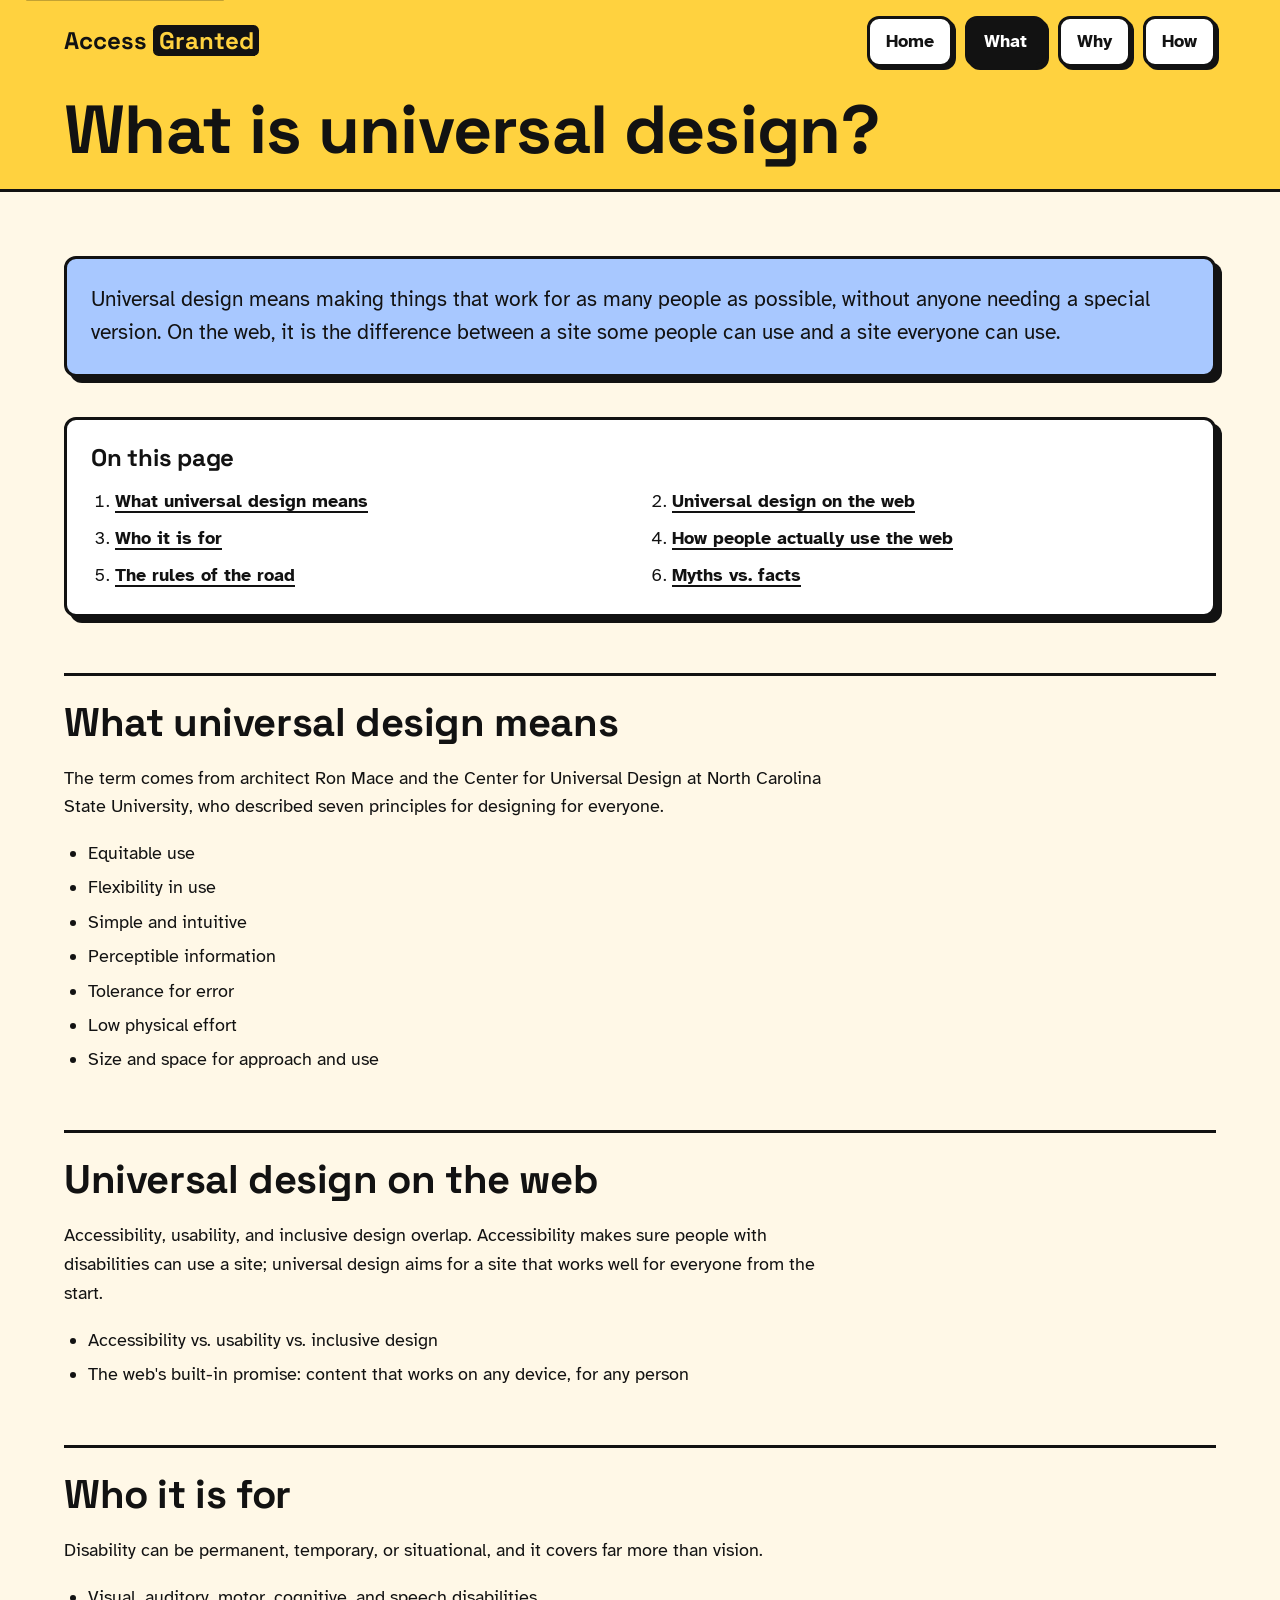
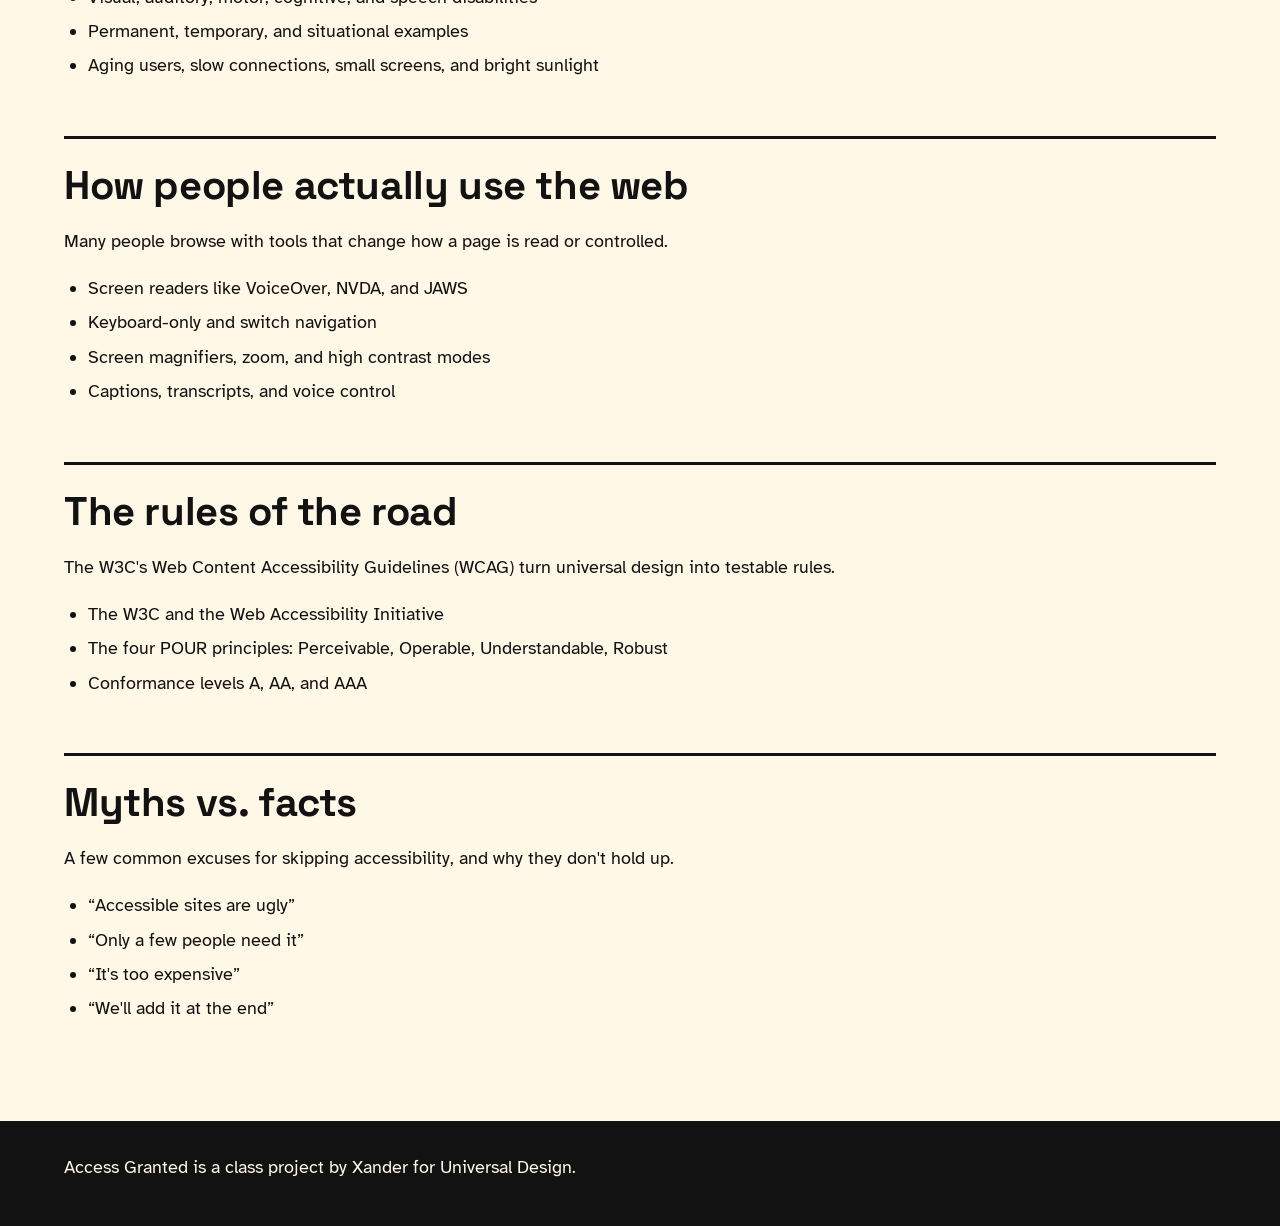
<file: final/what.html>
<!DOCTYPE html>
<html lang="en">
<head>
    <meta charset="UTF-8">
    <meta name="viewport" content="width=device-width, initial-scale=1.0">
    <meta name="description" content="What universal design is, the 7 principles, who it helps, and the web standards behind it.">
    <title>What is universal design? | Access Granted</title>
    <link rel="stylesheet" href="css/style.css">
</head>

<body>
    <a class="skip-link" href="#main-content">Skip to main content</a>

    <header class="site-header">
        <p class="logo"><a href="index.html">Access <span>Granted</span></a></p>
        <h1 class="page-title">What is universal design?</h1>
        <nav class="site-nav" aria-labelledby="nav-heading">
            <h2 id="nav-heading" class="sr-only">Site navigation</h2>
            <ul>
                <li><a href="index.html">Home</a></li>
                <li><a href="what.html" aria-current="page">What</a></li>
                <li><a href="why.html">Why</a></li>
                <li><a href="how.html">How</a></li>
            </ul>
        </nav>
    </header>

    <main id="main-content">
        <p class="lead page-intro sky">Universal design means making things that work for as many people as possible, without anyone needing a special version. On the web, it is the difference between a site some people can use and a site everyone can use.</p>

        <nav class="toc box" aria-labelledby="toc-heading">
            <h2 id="toc-heading">On this page</h2>
            <ol>
                <li><a href="#meaning">What universal design means</a></li>
                <li><a href="#web">Universal design on the web</a></li>
                <li><a href="#who">Who it is for</a></li>
                <li><a href="#tools">How people actually use the web</a></li>
                <li><a href="#rules">The rules of the road</a></li>
                <li><a href="#myths">Myths vs. facts</a></li>
            </ol>
        </nav>

        <section id="meaning" class="topic" aria-labelledby="meaning-heading">
            <h2 id="meaning-heading">What universal design means</h2>
            <p>The term comes from architect Ron Mace and the Center for Universal Design at North Carolina State University, who described seven principles for designing for everyone.</p>
            <ul>
                <li>Equitable use</li>
                <li>Flexibility in use</li>
                <li>Simple and intuitive</li>
                <li>Perceptible information</li>
                <li>Tolerance for error</li>
                <li>Low physical effort</li>
                <li>Size and space for approach and use</li>
            </ul>
        </section>

        <section id="web" class="topic" aria-labelledby="web-heading">
            <h2 id="web-heading">Universal design on the web</h2>
            <p>Accessibility, usability, and inclusive design overlap. Accessibility makes sure people with disabilities can use a site; universal design aims for a site that works well for everyone from the start.</p>
            <ul>
                <li>Accessibility vs. usability vs. inclusive design</li>
                <li>The web's built-in promise: content that works on any device, for any person</li>
            </ul>
        </section>

        <section id="who" class="topic" aria-labelledby="who-heading">
            <h2 id="who-heading">Who it is for</h2>
            <p>Disability can be permanent, temporary, or situational, and it covers far more than vision.</p>
            <ul>
                <li>Visual, auditory, motor, cognitive, and speech disabilities</li>
                <li>Permanent, temporary, and situational examples</li>
                <li>Aging users, slow connections, small screens, and bright sunlight</li>
            </ul>
        </section>

        <section id="tools" class="topic" aria-labelledby="tools-heading">
            <h2 id="tools-heading">How people actually use the web</h2>
            <p>Many people browse with tools that change how a page is read or controlled.</p>
            <ul>
                <li>Screen readers like VoiceOver, NVDA, and JAWS</li>
                <li>Keyboard-only and switch navigation</li>
                <li>Screen magnifiers, zoom, and high contrast modes</li>
                <li>Captions, transcripts, and voice control</li>
            </ul>
        </section>

        <section id="rules" class="topic" aria-labelledby="rules-heading">
            <h2 id="rules-heading">The rules of the road</h2>
            <p>The W3C's Web Content Accessibility Guidelines (WCAG) turn universal design into testable rules.</p>
            <ul>
                <li>The W3C and the Web Accessibility Initiative</li>
                <li>The four POUR principles: Perceivable, Operable, Understandable, Robust</li>
                <li>Conformance levels A, AA, and AAA</li>
            </ul>
        </section>

        <section id="myths" class="topic" aria-labelledby="myths-heading">
            <h2 id="myths-heading">Myths vs. facts</h2>
            <p>A few common excuses for skipping accessibility, and why they don't hold up.</p>
            <ul>
                <li>“Accessible sites are ugly”</li>
                <li>“Only a few people need it”</li>
                <li>“It's too expensive”</li>
                <li>“We'll add it at the end”</li>
            </ul>
        </section>
    </main>

    <footer class="site-footer">
        <p>Access Granted is a class project by Xander for Universal Design.</p>
    </footer>
</body>
</html>
</file>
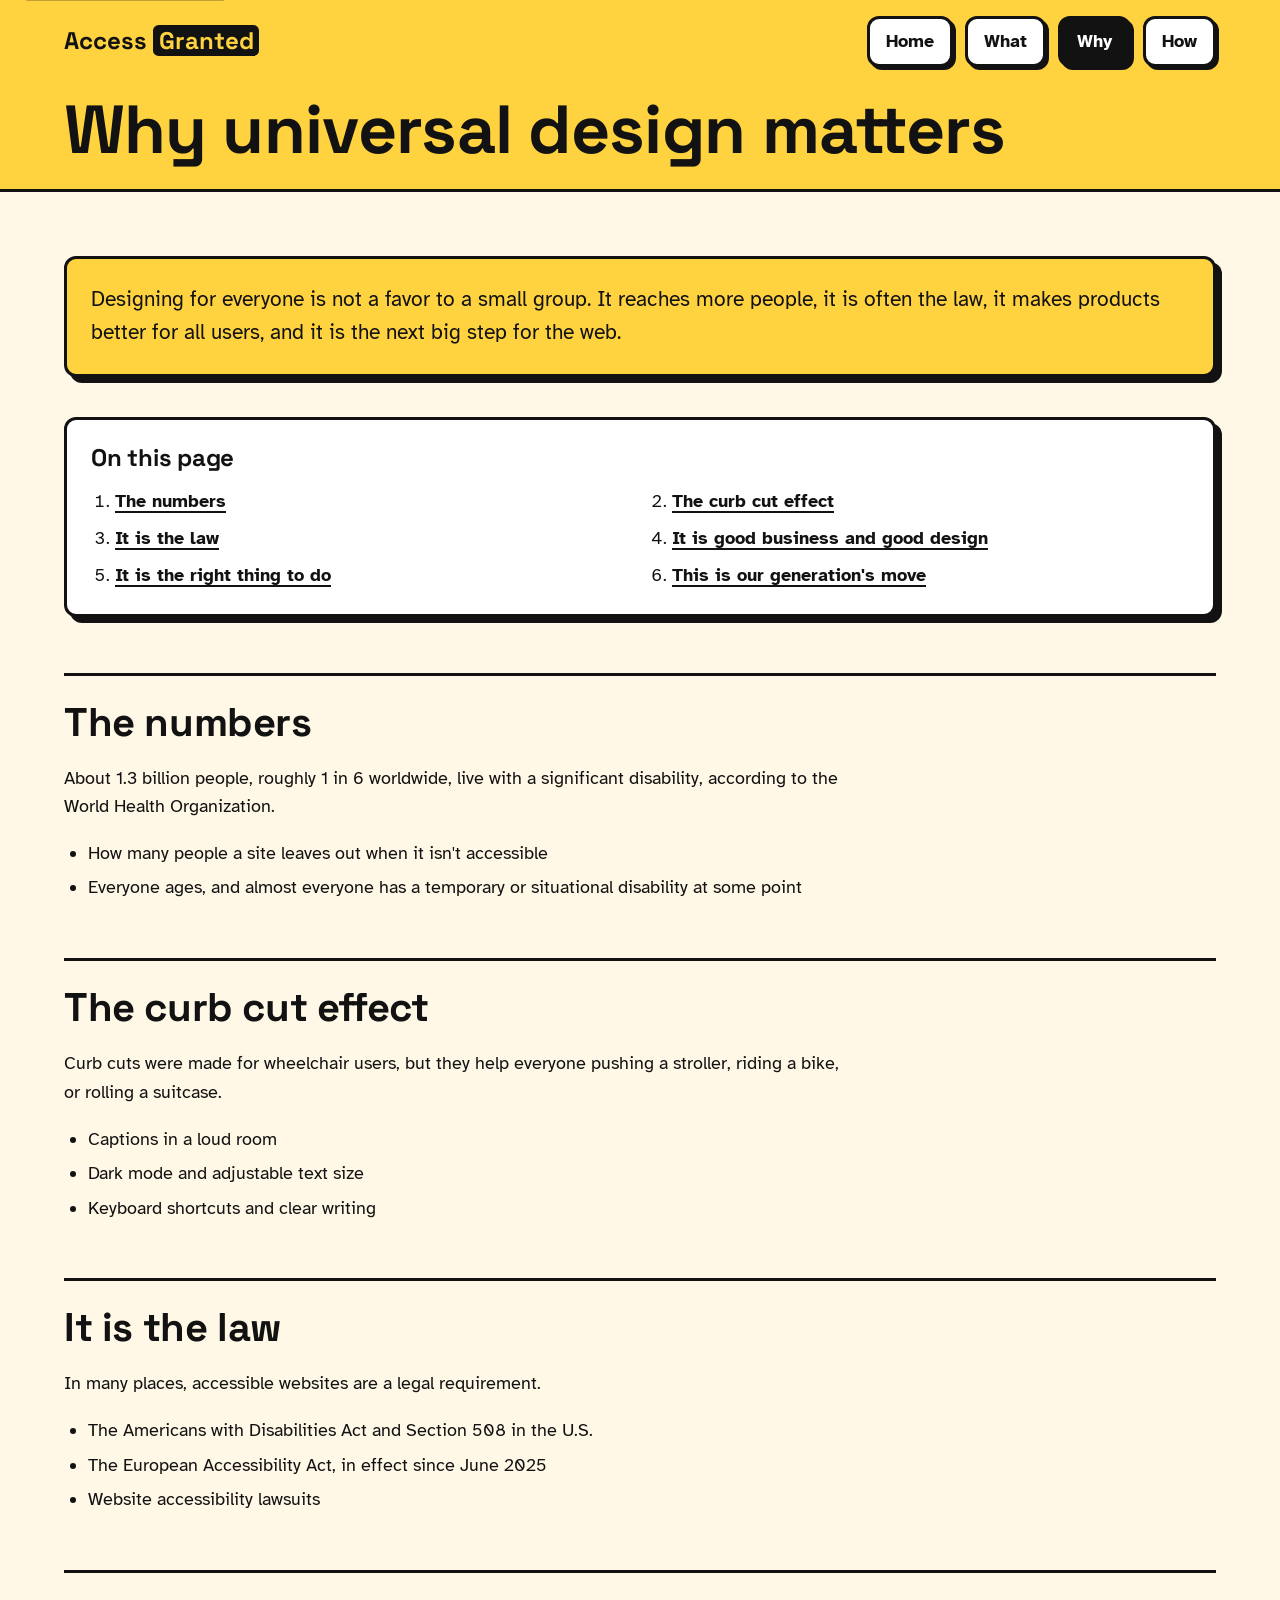
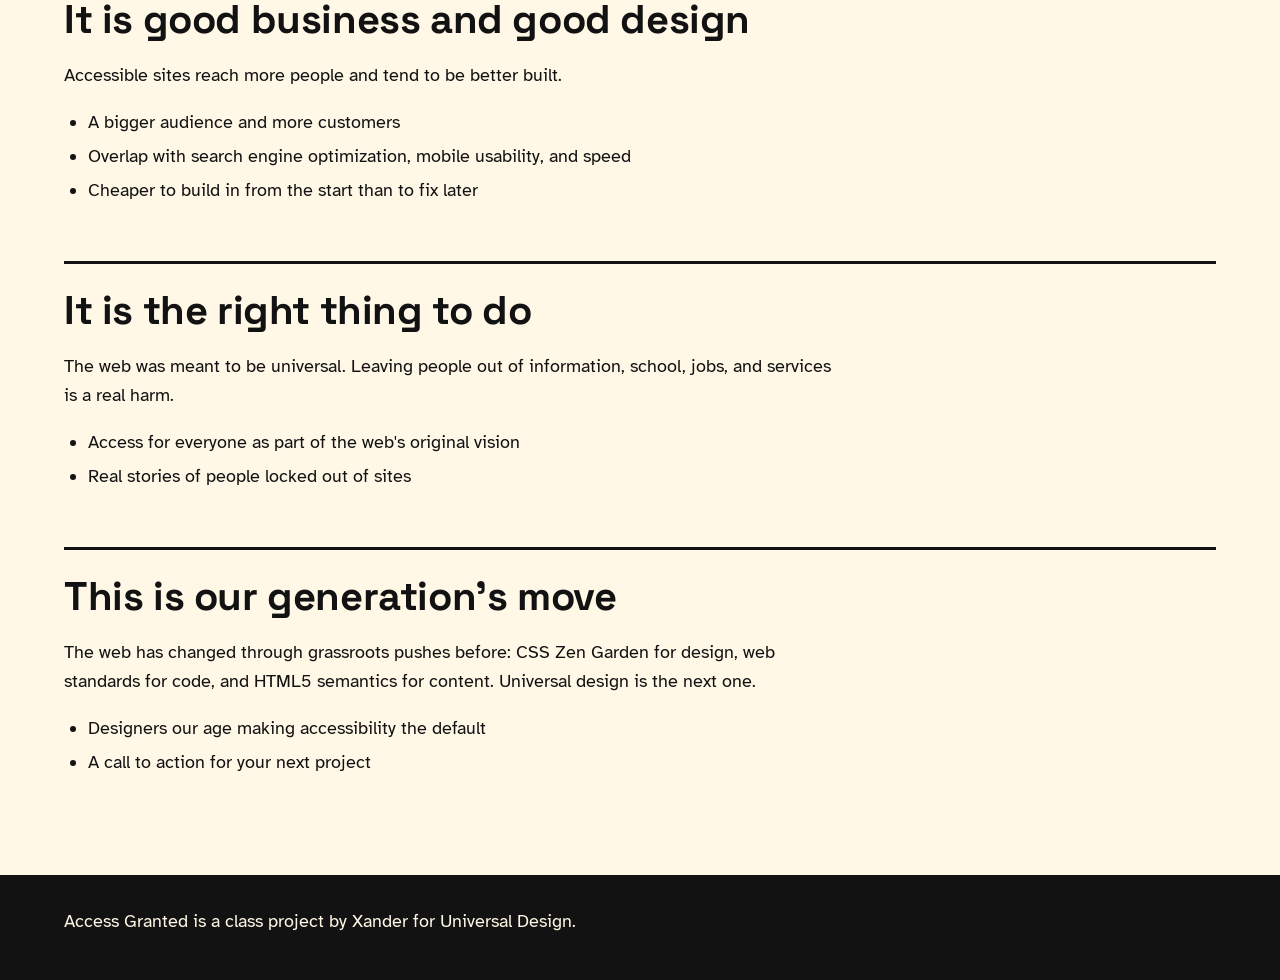
<file: final/why.html>
<!DOCTYPE html>
<html lang="en">
<head>
    <meta charset="UTF-8">
    <meta name="viewport" content="width=device-width, initial-scale=1.0">
    <meta name="description" content="Why universal design matters: the numbers, the curb cut effect, the law, the business case, and our generation&#x27;s role.">
    <title>Why universal design matters | Access Granted</title>
    <link rel="stylesheet" href="css/style.css">
</head>

<body>
    <a class="skip-link" href="#main-content">Skip to main content</a>

    <header class="site-header">
        <p class="logo"><a href="index.html">Access <span>Granted</span></a></p>
        <h1 class="page-title">Why universal design matters</h1>
        <nav class="site-nav" aria-labelledby="nav-heading">
            <h2 id="nav-heading" class="sr-only">Site navigation</h2>
            <ul>
                <li><a href="index.html">Home</a></li>
                <li><a href="what.html">What</a></li>
                <li><a href="why.html" aria-current="page">Why</a></li>
                <li><a href="how.html">How</a></li>
            </ul>
        </nav>
    </header>

    <main id="main-content">
        <p class="lead page-intro yellow">Designing for everyone is not a favor to a small group. It reaches more people, it is often the law, it makes products better for all users, and it is the next big step for the web.</p>

        <nav class="toc box" aria-labelledby="toc-heading">
            <h2 id="toc-heading">On this page</h2>
            <ol>
                <li><a href="#numbers">The numbers</a></li>
                <li><a href="#curb-cut">The curb cut effect</a></li>
                <li><a href="#law">It is the law</a></li>
                <li><a href="#business">It is good business and good design</a></li>
                <li><a href="#right">It is the right thing to do</a></li>
                <li><a href="#our-move">This is our generation&#x27;s move</a></li>
            </ol>
        </nav>

        <section id="numbers" class="topic" aria-labelledby="numbers-heading">
            <h2 id="numbers-heading">The numbers</h2>
            <p>About 1.3 billion people, roughly 1 in 6 worldwide, live with a significant disability, according to the World Health Organization.</p>
            <ul>
                <li>How many people a site leaves out when it isn't accessible</li>
                <li>Everyone ages, and almost everyone has a temporary or situational disability at some point</li>
            </ul>
        </section>

        <section id="curb-cut" class="topic" aria-labelledby="curb-cut-heading">
            <h2 id="curb-cut-heading">The curb cut effect</h2>
            <p>Curb cuts were made for wheelchair users, but they help everyone pushing a stroller, riding a bike, or rolling a suitcase.</p>
            <ul>
                <li>Captions in a loud room</li>
                <li>Dark mode and adjustable text size</li>
                <li>Keyboard shortcuts and clear writing</li>
            </ul>
        </section>

        <section id="law" class="topic" aria-labelledby="law-heading">
            <h2 id="law-heading">It is the law</h2>
            <p>In many places, accessible websites are a legal requirement.</p>
            <ul>
                <li>The Americans with Disabilities Act and Section 508 in the U.S.</li>
                <li>The European Accessibility Act, in effect since June 2025</li>
                <li>Website accessibility lawsuits</li>
            </ul>
        </section>

        <section id="business" class="topic" aria-labelledby="business-heading">
            <h2 id="business-heading">It is good business and good design</h2>
            <p>Accessible sites reach more people and tend to be better built.</p>
            <ul>
                <li>A bigger audience and more customers</li>
                <li>Overlap with search engine optimization, mobile usability, and speed</li>
                <li>Cheaper to build in from the start than to fix later</li>
            </ul>
        </section>

        <section id="right" class="topic" aria-labelledby="right-heading">
            <h2 id="right-heading">It is the right thing to do</h2>
            <p>The web was meant to be universal. Leaving people out of information, school, jobs, and services is a real harm.</p>
            <ul>
                <li>Access for everyone as part of the web's original vision</li>
                <li>Real stories of people locked out of sites</li>
            </ul>
        </section>

        <section id="our-move" class="topic" aria-labelledby="our-move-heading">
            <h2 id="our-move-heading">This is our generation&#x27;s move</h2>
            <p>The web has changed through grassroots pushes before: CSS Zen Garden for design, web standards for code, and HTML5 semantics for content. Universal design is the next one.</p>
            <ul>
                <li>Designers our age making accessibility the default</li>
                <li>A call to action for your next project</li>
            </ul>
        </section>
    </main>

    <footer class="site-footer">
        <p>Access Granted is a class project by Xander for Universal Design.</p>
    </footer>
</body>
</html>
</file>
<file: css/legibility.css>
/* Google Fonts: Merriweather (serif) for headings, Roboto (sans-serif) for paragraphs */
@import url('https://fonts.googleapis.com/css2?family=Merriweather:wght@700&family=Roboto:ital,wght@0,400;0,700;1,400&display=swap');

/* ---------- Colors ----------
   Color blind safe blue and orange scheme.
   Every text color has a contrast of at least 7 to 1 on its background. */
:root {
    --background: #ffffff;
    --box: #f2f4f8;
    --text: #1a1a1a;
    --gray-text: #4a5263;
    --link: #0b4f9e;
    --heading: #0a2a5e;
    --accent: #b35900;
    --border: #c9d1dc;
}

/* Dark mode colors, used when the device is set to dark mode */
@media (prefers-color-scheme: dark) {
    :root {
        --background: #10151f;
        --box: #1b2230;
        --text: #f0f3f8;
        --gray-text: #b9c2d0;
        --link: #8db8ff;
        --heading: #ffffff;
        --accent: #ffb000;
        --border: #3a4456;
    }
}

/* ---------- Legibility: font choice, font size, line height, contrast ---------- */
body {
    margin: 0;
    background: var(--background);
    color: var(--text);
    font-family: Roboto, Arial, sans-serif;
    font-size: 1.125rem;
    line-height: 1.6;
}

h1,
h2,
h3 {
    color: var(--heading);
    font-family: Merriweather, Georgia, serif;
    line-height: 1.3;
}

h1 {
    margin: 0.5rem 0 0;
    font-size: 2.25rem;
}

h2 {
    margin-top: 3rem;
    padding-bottom: 0.25rem;
    border-bottom: 3px solid var(--accent);
    font-size: 1.6rem;
}

h3 {
    margin-top: 2rem;
    font-size: 1.3rem;
}

/* ---------- Auto centering wrapper ----------
   Keeps lines of text to around 100 characters and centers the page. */
.container {
    max-width: 52rem;
    margin: 0 auto;
    padding: 1rem;
}

/* ---------- Hide only visually, but have it available for screen readers ---------- */
.sr-only {
    border: 0;
    clip: rect(0, 0, 0, 0);
    height: 1px;
    margin: -1px;
    overflow: hidden;
    padding: 0;
    position: absolute;
    white-space: nowrap;
    width: 1px;
}

/* ---------- Links ---------- */
a {
    color: var(--link);
}

/* Clear outline when using the keyboard to move around */
a:focus,
button:focus,
input:focus,
select:focus,
textarea:focus,
summary:focus,
[tabindex]:focus {
    outline: 3px solid var(--accent);
    outline-offset: 3px;
}

/* Skip navigation: a tab that drops down from the top of the screen
   when someone presses Tab, and slides back up when they move on */
.skip-link {
    position: absolute;
    top: 0;
    left: 1rem;
    z-index: 100;
    padding: 0.75rem 1.25rem;
    background: var(--link);
    color: var(--background);
    font-weight: bold;
    border-radius: 0 0 0.5rem 0.5rem;
    transform: translateY(-100%);
    transition: transform 0.25s ease-out;
}

.skip-link:focus {
    transform: translateY(0);
}

/* ---------- Header and site navigation ---------- */
header {
    border-bottom: 1px solid var(--border);
}

.site-name {
    margin: 0;
    font-weight: bold;
}

.tagline {
    margin: 0.5rem 0 0;
    color: var(--gray-text);
    font-size: 1.25rem;
}

header nav {
    margin-top: 1rem;
}

header nav ul {
    display: flex;
    flex-wrap: wrap;
    gap: 0.5rem 1.5rem;
    margin: 0;
    padding: 0;
    list-style: none;
}

header nav a {
    display: inline-block;
    padding: 0.5rem 0;
}

/* The link for the page you are on: bold with a thicker underline */
header nav a[aria-current="page"] {
    color: var(--text);
    font-weight: bold;
    text-decoration-thickness: 3px;
}

/* ---------- Home page ---------- */
/* About me: on wider screens the photo sits beside the text (CSS grid)
   and is exactly as tall as the first paragraph */
.about-me {
    display: grid;
    gap: 1rem 2rem;
}

.about-me h2,
.about-me p {
    margin: 0;
}

.about-me h2 {
    margin-top: 3rem;
}

.avatar {
    width: 12rem;
    max-width: 100%;
    height: auto;
    border-radius: 0.5rem;
}

@media (min-width: 40rem) {
    .about-me {
        grid-template-columns: 1fr 9rem;
    }

    .about-me h2 {
        grid-column: 1 / -1;
    }

    .about-me p {
        grid-column: 1;
    }

    /* height: 0 keeps the photo from stretching the row;
       min-height: 100% then fills the row the first paragraph sets */
    .avatar {
        grid-column: 2;
        grid-row: 2;
        width: 100%;
        height: 0;
        min-height: 100%;
        object-fit: cover;
        object-position: center top;
    }
}

.facts {
    padding: 1rem 1rem 1rem 2.5rem;
    background: var(--box);
    border: 1px solid var(--border);
    border-radius: 0.5rem;
}

/* ---------- Table of contents ---------- */
.contents {
    margin: 2rem 0;
    padding: 0.5rem 1.5rem 1rem;
    background: var(--box);
    border: 1px solid var(--border);
    border-radius: 0.5rem;
}

.contents h2 {
    margin-top: 0.5rem;
    border-bottom: none;
    font-size: 1.3rem;
}

.contents ol ol {
    margin: 0.25rem 0 0.5rem;
}

/* ---------- Photos ---------- */
figure {
    margin: 1.5rem 0;
}

img {
    display: block;
    max-width: 100%;
    height: auto;
    border-radius: 0.375rem;
}

figcaption {
    margin-top: 0.5rem;
    color: var(--gray-text);
    font-size: 1rem;
}

/* ---------- Table ---------- */
table {
    width: 100%;
    margin: 1.5rem 0;
    border-collapse: collapse;
    font-size: 1rem;
}

caption {
    margin-bottom: 0.5rem;
    font-weight: bold;
    text-align: left;
}

th,
td {
    padding: 0.5rem;
    border: 1px solid var(--border);
    text-align: left;
}

thead th {
    background: var(--box);
}

/* ---------- Small helpers ---------- */
.back-to-top,
.credits {
    font-size: 1rem;
}

.credits li + li {
    margin-top: 0.4rem;
}

/* ---------- Footer ---------- */
footer {
    border-top: 1px solid var(--border);
    color: var(--gray-text);
    font-size: 1rem;
}

/* ---------- Google Material Icons (hidden from screen readers with aria-hidden) ---------- */
.material-symbols-outlined {
    font-size: 1.4em;
    line-height: 1;
    vertical-align: -0.3em;
    color: var(--accent);
}

/* ---------- Motorsports table ---------- */
/* Lets the wide table scroll sideways on small screens */
.table-scroll {
    margin: 1.5rem 0;
    overflow-x: auto;
}

.table-scroll table {
    min-width: 50rem;
    margin: 0;
}

tbody tr:nth-child(even) {
    background: var(--box);
}

/* Glossary that opens and closes */
details {
    margin: 1.5rem 0;
    padding: 0.75rem 1rem;
    background: var(--box);
    border: 1px solid var(--border);
    border-radius: 0.5rem;
}

summary {
    cursor: pointer;
    font-weight: bold;
}

dt {
    margin-top: 0.75rem;
    font-weight: bold;
}

dd {
    margin-left: 1.5rem;
}

/* ---------- Form ---------- */
fieldset {
    margin: 1.5rem 0;
    padding: 0.5rem 1.25rem 1rem;
    border: 1px solid var(--border);
    border-radius: 0.5rem;
}

legend {
    padding: 0 0.5rem;
    color: var(--heading);
    font-family: Merriweather, Georgia, serif;
    font-weight: bold;
}

label {
    display: block;
    margin-top: 1rem;
    font-weight: bold;
}

input,
select,
textarea,
button {
    font: inherit;
}

input[type="text"],
input[type="email"],
input[type="number"],
select,
textarea {
    box-sizing: border-box;
    width: 100%;
    max-width: 30rem;
    margin-top: 0.25rem;
    padding: 0.5rem;
    background: var(--background);
    color: var(--text);
    border: 2px solid var(--gray-text);
    border-radius: 0.375rem;
}

input[type="range"] {
    width: 100%;
    max-width: 30rem;
    margin-top: 0.5rem;
    accent-color: var(--link);
}

/* Hints sit right under the field they describe */
.hint {
    margin: 0.25rem 0 0;
    color: var(--gray-text);
    font-size: 1rem;
}

/* Radio buttons and checkboxes with large click targets */
.choices {
    margin: 0;
    padding: 0;
    list-style: none;
}

.choices li {
    display: flex;
    align-items: center;
    gap: 0.5rem;
}

.choices input {
    width: 1.25rem;
    height: 1.25rem;
    margin: 0;
    accent-color: var(--link);
}

.choices label {
    margin: 0;
    padding: 0.4rem 0;
    font-weight: normal;
}

button {
    margin-top: 1.5rem;
    padding: 0.75rem 1.5rem;
    background: var(--link);
    color: var(--background);
    border: none;
    border-radius: 0.375rem;
    font-weight: bold;
    cursor: pointer;
}

button .material-symbols-outlined {
    color: inherit;
}

.survey-result:not(:empty) {
    padding: 1rem;
    background: var(--box);
    border-left: 4px solid var(--accent);
    font-weight: bold;
}

/* ---------- Turn off animation for people who prefer less motion ---------- */
@media (prefers-reduced-motion: reduce) {
    .skip-link {
        transition: none;
    }
}

/* ---------- Phones and small screens ---------- */
@media (max-width: 30rem) {
    header nav ul {
        flex-direction: column;
        gap: 0;
    }

    h1 {
        font-size: 1.75rem;
    }

    h2 {
        font-size: 1.4rem;
    }
}
</file>
<file: final/css/style.css>
/* Access Granted: Universal Design final project
   Written mobile first: the base styles are for phones, and
   min-width media queries add the tablet and desktop layouts. */

/* Two Google Fonts: Space Grotesk for headings,
   Atkinson Hyperlegible (made for readers with low vision) for body text */
@import url('https://fonts.googleapis.com/css2?family=Atkinson+Hyperlegible:ital,wght@0,400;0,700;1,400&family=Space+Grotesk:wght@500;700&display=swap');

/* ---------- Colors ----------
   Color blind safe palette. All text is dark ink, so every color pair
   has a contrast of at least 7.8 to 1, and no meaning depends on color alone. */
:root {
    --ink: #121212;
    --paper: #fff8e7;
    --white: #ffffff;
    --yellow: #ffd23f;
    --sky: #a8c8ff;
    --mint: #9ee6c4;
    --coral: #ff9b7a;
    --muted: #4a4a4a;
    --link: #1f3fbf;

    --border: 3px solid var(--ink);
    --shadow: 6px 6px 0 var(--ink);
    --radius: 0.75rem;
}

/* ---------- Base: legible type ---------- */
*,
*::before,
*::after {
    box-sizing: border-box;
}

body {
    margin: 0;
    background: var(--paper);
    color: var(--ink);
    font-family: "Atkinson Hyperlegible", Arial, sans-serif;
    font-size: 1.125rem;
    line-height: 1.6;
}

h1,
h2,
h3 {
    font-family: "Space Grotesk", Arial, sans-serif;
    font-weight: 700;
    line-height: 1.15;
    letter-spacing: -0.01em;
}

h1 {
    margin: 0 0 1rem;
    font-size: clamp(2.25rem, 9vw, 4.25rem);
}

h2 {
    margin: 0 0 1rem;
    font-size: clamp(1.6rem, 5vw, 2.5rem);
}

h3 {
    margin: 0 0 0.5rem;
    font-size: 1.35rem;
}

p {
    max-width: 65ch;
}

a {
    color: var(--link);
    text-decoration-thickness: 2px;
    text-underline-offset: 0.2em;
}

/* ---------- Accessibility helpers ---------- */

/* Hide only visually, but keep it for screen readers */
.sr-only {
    border: 0;
    clip: rect(0, 0, 0, 0);
    height: 1px;
    margin: -1px;
    overflow: hidden;
    padding: 0;
    position: absolute;
    white-space: nowrap;
    width: 1px;
}

/* Skip navigation: drops down from the top when it gets keyboard focus */
.skip-link {
    position: absolute;
    top: 0;
    left: 1rem;
    z-index: 100;
    padding: 0.75rem 1.25rem;
    background: var(--ink);
    color: var(--yellow);
    font-weight: 700;
    border-radius: 0 0 var(--radius) var(--radius);
    transform: translateY(-100%);
    transition: transform 0.2s ease-out;
}

.skip-link:focus {
    transform: translateY(0);
}

/* A thick focus ring that shows up on every background color */
a:focus-visible,
button:focus-visible {
    outline: 3px solid var(--ink);
    outline-offset: 3px;
    box-shadow: 0 0 0 7px var(--yellow);
}

/* ---------- Centered column without extra wrapper elements ----------
   The side padding grows on wide screens so the content stays
   in a 72rem column, while backgrounds still stretch edge to edge. */
.site-header,
main,
.site-footer {
    padding-left: max(1rem, calc((100% - 72rem) / 2));
    padding-right: max(1rem, calc((100% - 72rem) / 2));
}

/* ---------- Header and navigation ---------- */
.site-header {
    background: var(--yellow);
    border-bottom: var(--border);
}

/* Header layout (grid): logo, page title, then navigation on phones */
.site-header {
    display: grid;
    grid-template-areas:
        "logo"
        "title"
        "nav";
    gap: 1rem;
    padding-top: 1rem;
    padding-bottom: 1.25rem;
}

.logo       { grid-area: logo; }
.page-title { grid-area: title; }
.site-nav   { grid-area: nav; }

.logo {
    margin: 0;
    color: var(--ink);
    font-family: "Space Grotesk", Arial, sans-serif;
    font-size: 1.5rem;
    font-weight: 700;
    line-height: 1.2;
}

.logo a {
    color: inherit;
    text-decoration: none;
}

.logo a:hover {
    text-decoration: underline;
}

.logo span {
    padding: 0 0.35rem;
    background: var(--ink);
    color: var(--yellow);
    border-radius: 0.35rem;
}

/* Page title on the What, Why, and How pages */
.page-title {
    margin: 0.5rem 0 0;
}

/* Mobile: a 2 by 2 grid of big, thumb-sized buttons */
.site-nav ul {
    display: grid;
    grid-template-columns: 1fr 1fr;
    gap: 0.6rem;
    margin: 0;
    padding: 0;
    list-style: none;
}

.site-nav a {
    display: flex;
    align-items: center;
    justify-content: center;
    min-height: 3.25rem;
    padding: 0.5rem 1rem;
    background: var(--white);
    color: var(--ink);
    font-weight: 700;
    text-decoration: none;
    border: var(--border);
    border-radius: var(--radius);
    box-shadow: 3px 3px 0 var(--ink);
}

.site-nav a:hover {
    text-decoration: underline;
}

/* The page you are on is filled in with ink */
.site-nav a[aria-current="page"] {
    background: var(--ink);
    color: var(--white);
}

/* ---------- Main content ---------- */
main {
    padding-top: 2.5rem;
    padding-bottom: 3rem;
}

main > section + section {
    margin-top: 3.5rem;
}

.eyebrow {
    margin: 0 0 0.5rem;
    font-family: "Space Grotesk", Arial, sans-serif;
    font-weight: 700;
    text-transform: uppercase;
    letter-spacing: 0.08em;
}

.lead {
    font-size: 1.3rem;
}

/* Bold boxes used for cards, stats, and callouts */
.box {
    padding: 1.5rem;
    background: var(--white);
    border: var(--border);
    border-radius: var(--radius);
    box-shadow: var(--shadow);
}

.box > :last-child {
    margin-bottom: 0;
}

/* Links on colored boxes use ink so they keep high contrast (still underlined) */
.box a,
.page-intro a {
    color: var(--ink);
    font-weight: 700;
}

.yellow { background: var(--yellow); }
.sky    { background: var(--sky); }
.mint   { background: var(--mint); }
.coral  { background: var(--coral); }

/* Chunky buttons */
.buttons {
    display: flex;
    flex-wrap: wrap;
    gap: 0.75rem;
    margin: 1.5rem 0 0;
    padding: 0;
    list-style: none;
}

.button {
    display: inline-block;
    padding: 0.8rem 1.25rem;
    background: var(--white);
    color: var(--ink);
    font-weight: 700;
    text-decoration: none;
    border: var(--border);
    border-radius: var(--radius);
    box-shadow: 4px 4px 0 var(--ink);
    transition: transform 0.15s ease, box-shadow 0.15s ease;
}

.button:hover {
    transform: translate(-2px, -2px);
    box-shadow: 6px 6px 0 var(--ink);
    text-decoration: underline;
}

.button.primary {
    background: var(--ink);
    color: var(--white);
    box-shadow: 4px 4px 0 var(--coral);
}

/* ---------- Home page: hero ---------- */
.hero {
    display: grid;
    gap: 0 2.5rem;
}

.hero-title {
    font-size: clamp(2.25rem, 9vw, 4.25rem);
}

.hero .stat {
    margin-top: 2rem;
}

.stat {
    margin: 0;
}

.stat .number {
    display: block;
    font-family: "Space Grotesk", Arial, sans-serif;
    font-size: clamp(3rem, 14vw, 5rem);
    font-weight: 700;
    line-height: 1;
}

.stat .source {
    display: block;
    margin-top: 0.75rem;
    font-size: 1rem;
}

/* ---------- Card grids (one column on phones) ---------- */
.cards {
    display: grid;
    gap: 1.5rem;
    margin: 0;
    padding: 0;
    list-style: none;
}

.cards .tag {
    display: inline-block;
    margin-bottom: 0.75rem;
    padding: 0.1rem 0.6rem;
    background: var(--ink);
    color: var(--white);
    font-family: "Space Grotesk", Arial, sans-serif;
    font-weight: 700;
    border-radius: 0.35rem;
}

/* Quick wins list with big numbers */
.wins {
    display: grid;
    gap: 1rem;
    margin: 0;
    padding: 0;
    list-style: none;
    counter-reset: win;
}

.wins li {
    position: relative;
    padding: 1rem 1rem 1rem 4rem;
    background: var(--white);
    border: var(--border);
    border-radius: var(--radius);
    counter-increment: win;
}

.wins li::before {
    content: counter(win);
    position: absolute;
    top: 0.85rem;
    left: 1rem;
    width: 2.25rem;
    height: 2.25rem;
    display: grid;
    place-items: center;
    background: var(--yellow);
    font-family: "Space Grotesk", Arial, sans-serif;
    font-weight: 700;
    border: var(--border);
    border-radius: 50%;
}

/* ---------- Inner pages (What, Why, How) ---------- */
.page-intro {
    max-width: none;
    margin: 0;
    padding: 1.5rem;
    border: var(--border);
    border-radius: var(--radius);
    box-shadow: var(--shadow);
}

/* "On this page" list of anchor links */
.toc {
    margin: 2.5rem 0 3.5rem;
}

.toc h2 {
    font-size: 1.5rem;
}

.toc ol {
    display: grid;
    gap: 0.5rem;
    margin: 0;
    padding-left: 1.5rem;
}

/* Each topic gets a thick rule on top */
.topic {
    padding-top: 1.5rem;
    border-top: var(--border);
}

.topic ul {
    padding-left: 1.5rem;
}

.topic li + li {
    margin-top: 0.35rem;
}

/* ---------- Footer ---------- */
.site-footer {
    background: var(--ink);
    color: var(--paper);
}

.site-footer {
    padding-top: 2rem;
    padding-bottom: 2rem;
}

.site-footer p {
    margin: 0 0 0.75rem;
}

.site-footer a {
    color: var(--yellow);
}

/* ---------- Tablet: 48rem (768px) and wider ---------- */
@media (min-width: 48rem) {
    /* Logo on the left, navigation on the right, page title below */
    .site-header {
        grid-template-columns: auto 1fr;
        grid-template-areas:
            "logo  nav"
            "title title";
        align-items: center;
    }

    .site-nav ul {
        justify-content: flex-end;
    }

    /* Navigation becomes a single row */
    .site-nav ul {
        display: flex;
        gap: 0.75rem;
    }

    .site-nav a {
        min-height: 2.75rem;
    }

    /* Text on the left, the big stat on the right */
    .hero {
        grid-template-columns: 3fr 2fr;
    }

    .hero > * {
        grid-column: 1;
    }

    .hero .stat {
        grid-column: 2;
        grid-row: 1 / span 4;
        align-self: center;
        margin-top: 0;
    }

    .cards.two-up {
        grid-template-columns: 1fr 1fr;
    }

    .wins {
        grid-template-columns: 1fr 1fr;
    }

    .toc ol {
        grid-template-columns: 1fr 1fr;
        column-gap: 2.5rem;
    }
}

/* ---------- Desktop: 64rem (1024px) and wider ---------- */
@media (min-width: 64rem) {
    .site-header,
    main,
    .site-footer {
        padding-left: max(2rem, calc((100% - 72rem) / 2));
        padding-right: max(2rem, calc((100% - 72rem) / 2));
    }

    main {
        padding-top: 4rem;
        padding-bottom: 5rem;
    }

    .cards.three-up {
        grid-template-columns: repeat(3, 1fr);
    }
}

/* ---------- Less motion for people who ask for it ---------- */
@media (prefers-reduced-motion: reduce) {
    .skip-link,
    .button {
        transition: none;
    }

    .button:hover {
        transform: none;
    }
}
</file>
<file: css/lab4.css>
/* Lab 4: Accessible CSS Layout
   A page about Blaster, built like his boombox: buttons on top (nav),
   a tape deck in the middle (main), and a speaker on each side (the two asides). */

/* Two Google Fonts: Chakra Petch for headings, Roboto for paragraphs */
@import url('https://fonts.googleapis.com/css2?family=Chakra+Petch:wght@700&family=Roboto:wght@400;700&display=swap');

/* ---------- Colors ----------
   Blaster red, gray, black, and yellow. Every text color has a contrast
   of at least 7.8 to 1 on its background. */
:root {
    --page: #2a2a30;
    --red: #a3101c;
    --black: #141418;
    --speaker: #3a3a42;
    --key: #dcdcdc;
    --yellow: #ffd23f;
    --cream: #f4ebd0;
    --dark-red: #8a0d18;
    --light-gray: #d0d0d6;
    --white: #ffffff;
}

/* ---------- Base text: legible font, size, and line height ---------- */
html {
    background: var(--page);
}

body {
    margin: 0;
    color: var(--white);
    font-family: Roboto, Arial, sans-serif;
    font-size: 1.125rem;
    line-height: 1.6;
}

h1,
h2 {
    font-family: "Chakra Petch", Arial, sans-serif;
    line-height: 1.2;
}

h2 {
    margin-top: 0;
    font-size: 1.5rem;
}

/* ---------- The boombox: CSS grid areas for the 2D layout ----------
   Mobile first: one column. The order matches the HTML. */
body {
    display: grid;
    grid-template-columns: 1fr;
    grid-template-areas:
        "header"
        "nav"
        "main"
        "cassettes"
        "facts"
        "footer";
    gap: 1rem;
    max-width: 75rem;
    margin: 1rem auto;
    padding: 1rem;
    background: var(--red);
    border-radius: 1.5rem;
}

header { grid-area: header; }
nav    { grid-area: nav; }
main   { grid-area: main; }
.cassettes { grid-area: cassettes; }
.facts { grid-area: facts; }
footer { grid-area: footer; }

/* ---------- Header: the handle and the tuner display ---------- */
header {
    padding: 0.5rem 0.5rem 0;
}

/* The carrying handle across the top (decoration only) */
header::before {
    content: "";
    display: block;
    width: 60%;
    height: 0.75rem;
    margin: 0 auto 1rem;
    background: var(--black);
    border-radius: 0.5rem;
}

.site-name {
    margin: 0;
    font-weight: bold;
}

/* The page title sits in a dark "tuner display" */
h1 {
    display: inline-block;
    margin: 0.5rem 0;
    padding: 0.5rem 1rem;
    background: var(--black);
    color: var(--yellow);
    font-size: 2rem;
    border-radius: 0.5rem;
}

.tagline {
    margin: 0;
}

/* ---------- Nav: flexbox for the 1D row of boombox buttons ---------- */
nav ul {
    display: flex;
    flex-direction: column;   /* Mobile: stacked, thumb-sized buttons */
    gap: 0.75rem;
    margin: 0;
    padding: 0;
    list-style: none;
}

nav a {
    display: flex;
    align-items: center;
    justify-content: center;
    min-height: 3.5rem;
    padding: 0.5rem 1.25rem;
    background: var(--key);
    color: var(--black);
    font-weight: bold;
    text-align: center;
    text-decoration: none;
    border-bottom: 5px solid #8a8a8a;
    border-radius: 0.5rem;
}

nav a:hover {
    text-decoration: underline;
}

/* The button for the page you are on is "pressed in" and yellow */
nav a[aria-current="page"] {
    background: var(--yellow);
    border-bottom-width: 2px;
}

/* ---------- Main: the cassette deck ---------- */
main {
    padding: 1.25rem;
    background: var(--cream);
    color: #1a1a1a;
    border: 0.75rem solid var(--black);
    border-radius: 1rem;
}

/* The tape window with two spools (decoration only) */
main::before {
    content: "";
    display: block;
    height: 4rem;
    margin-bottom: 1.25rem;
    background:
        radial-gradient(circle at 25% 50%, var(--black) 0 0.5rem, var(--key) 0.5rem 1.2rem, transparent 1.2rem),
        radial-gradient(circle at 75% 50%, var(--black) 0 0.5rem, var(--key) 0.5rem 1.2rem, transparent 1.2rem),
        var(--black);
    border-radius: 2rem;
}

main h2 {
    color: var(--dark-red);
}

main a {
    color: var(--dark-red);
}


main section + section {
    margin-top: 1.5rem;
}


/* ---------- Asides: the two speakers ---------- */
aside {
    padding: 1.25rem;
    background: var(--speaker);
    border-radius: 1rem;
}

/* A round speaker grille above the text (decoration only).
   The text sits on a solid background so it stays readable. */
aside::before {
    content: "";
    display: block;
    width: 8rem;
    aspect-ratio: 1;
    margin: 0 auto 1rem;
    background:
        radial-gradient(circle, var(--black) 2px, transparent 2.5px) 0 0 / 0.6rem 0.6rem,
        #55555e;
    border: 0.5rem solid var(--black);
    border-radius: 50%;
}

aside ul {
    margin: 0;
    padding-left: 1.25rem;
}

aside li + li {
    margin-top: 0.5rem;
}

aside a {
    color: var(--yellow);
}

/* Quick facts: term in yellow, answer below it */
dl {
    margin: 0;
}

dt {
    margin-top: 0.75rem;
    color: var(--yellow);
    font-weight: bold;
}

dd {
    margin: 0;
}

/* ---------- Footer: the tape deck buttons ---------- */
footer {
    padding: 1rem;
    background: var(--black);
    color: var(--light-gray);
    font-size: 1rem;
    border-radius: 0.75rem;
}

/* A row of small deck buttons (decoration only) */
footer::before {
    content: "";
    display: block;
    width: 12rem;
    height: 1.25rem;
    margin-bottom: 0.75rem;
    background: repeating-linear-gradient(90deg, var(--key) 0 2rem, transparent 2rem 2.5rem);
    border-radius: 0.25rem;
}

footer p {
    margin: 0;
}

footer a {
    color: var(--yellow);
}

/* ---------- Accessibility helpers ---------- */

/* Hide only visually, but have it available for screen readers */
.sr-only {
    border: 0;
    clip: rect(0, 0, 0, 0);
    height: 1px;
    margin: -1px;
    overflow: hidden;
    padding: 0;
    position: absolute;
    white-space: nowrap;
    width: 1px;
}

/* Skip navigation: drops down from the top when someone presses Tab */
.skip-link {
    position: absolute;
    top: 0;
    left: 1rem;
    z-index: 100;
    padding: 0.75rem 1.25rem;
    background: var(--yellow);
    color: var(--black);
    font-weight: bold;
    border-radius: 0 0 0.5rem 0.5rem;
    transform: translateY(-100%);
    transition: transform 0.25s ease-out;
}

.skip-link:focus {
    transform: translateY(0);
}

/* Yellow and black focus ring that shows up on every background */
a:focus {
    outline: 3px solid var(--yellow);
    outline-offset: 2px;
    box-shadow: 0 0 0 6px var(--black);
}

@media (prefers-reduced-motion: reduce) {
    .skip-link {
        transition: none;
    }
}

/* ---------- Tablet: 40rem (640px) and wider ----------
   The tape deck goes full width and the two speakers sit side by side below it.
   The nav buttons turn into a horizontal row. */
@media (min-width: 40rem) {
    body {
        grid-template-columns: 1fr 1fr;
        grid-template-areas:
            "header header"
            "nav    nav"
            "main   main"
            "facts  cassettes"
            "footer footer";
        margin: 2rem auto;
        padding: 1.5rem;
    }

    nav ul {
        flex-direction: row;
        flex-wrap: wrap;
    }

    nav li {
        flex: 1 1 auto;
    }

    h1 {
        font-size: 2.5rem;
    }

}

/* ---------- Desktop: 64rem (1024px) and wider ----------
   A real boombox: speaker, tape deck, speaker. */
@media (min-width: 64rem) {
    body {
        grid-template-columns: 1fr 2fr 1fr;
        grid-template-areas:
            "header header header"
            "nav    nav    nav"
            "facts  main   cassettes"
            "footer footer footer";
    }

    /* Keep the tape deck's lines to a readable length */
    main {
        max-width: 50rem;
    }
}
</file>
